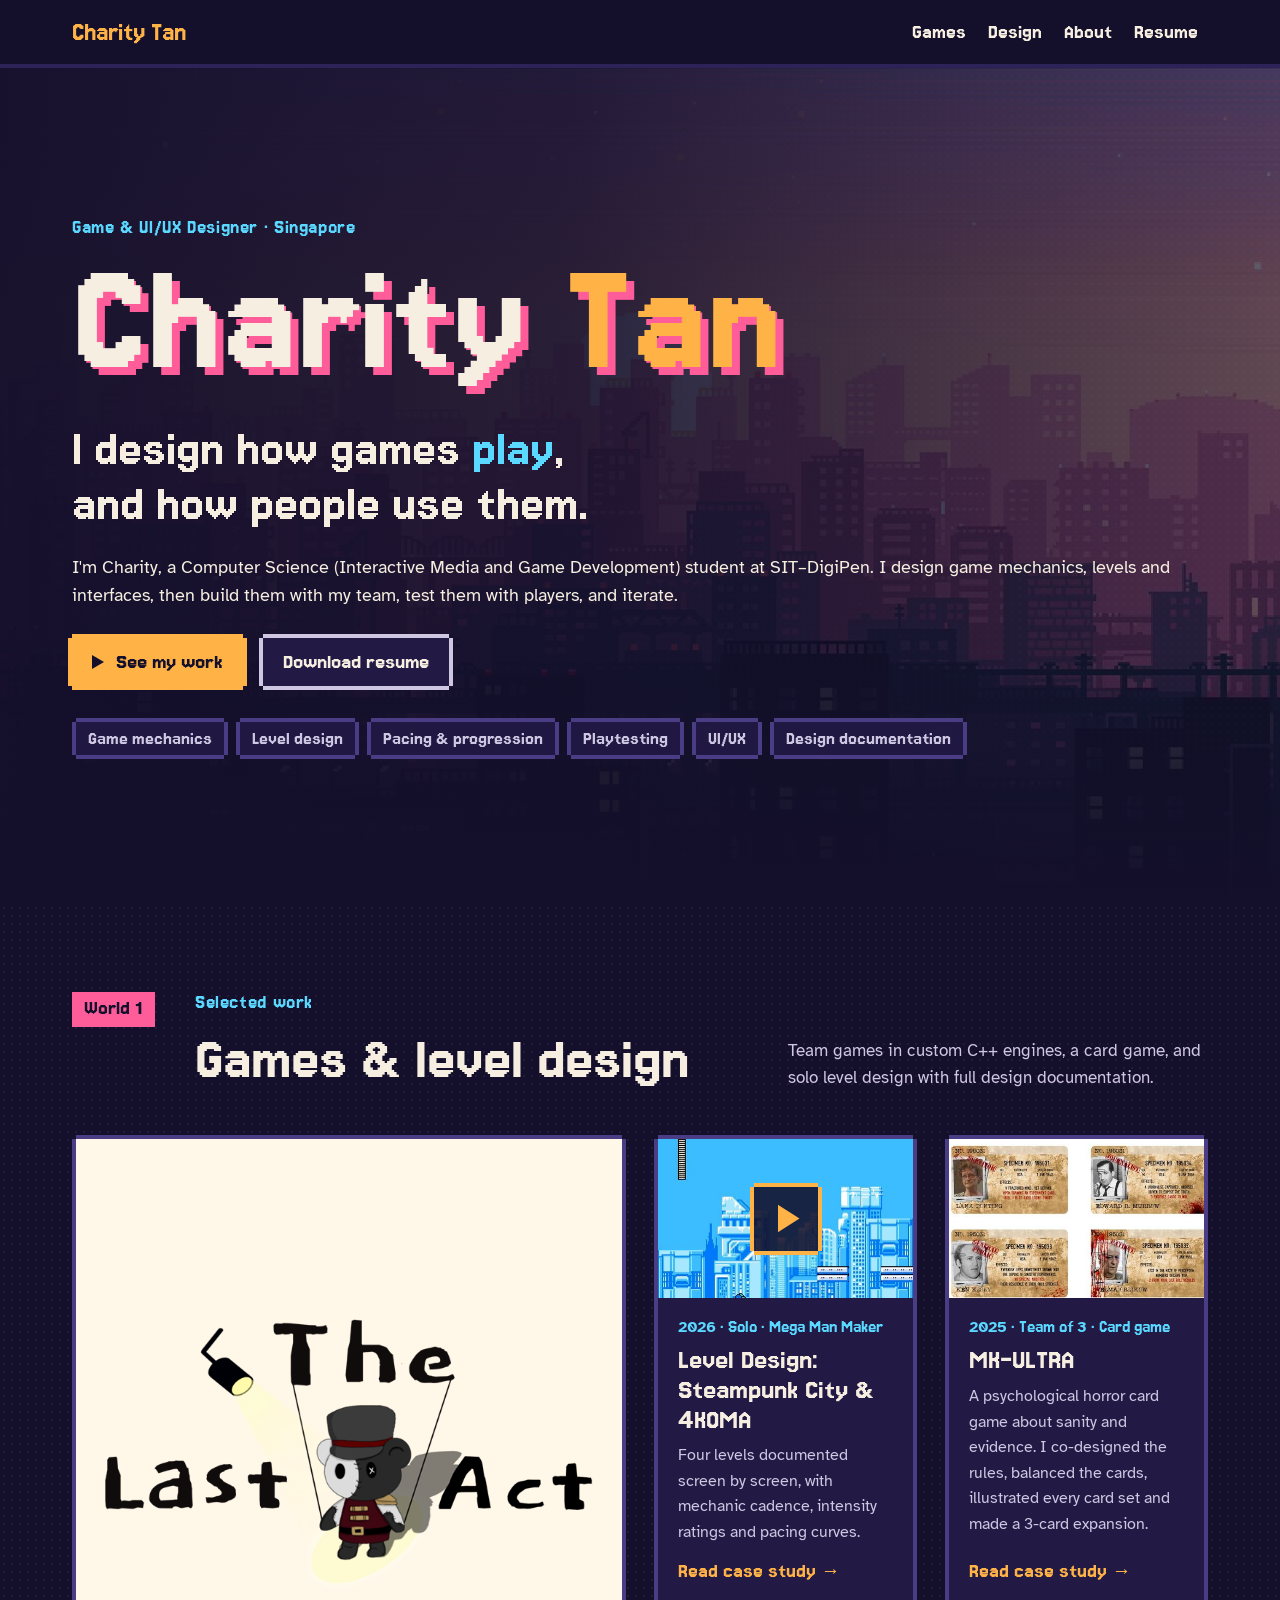
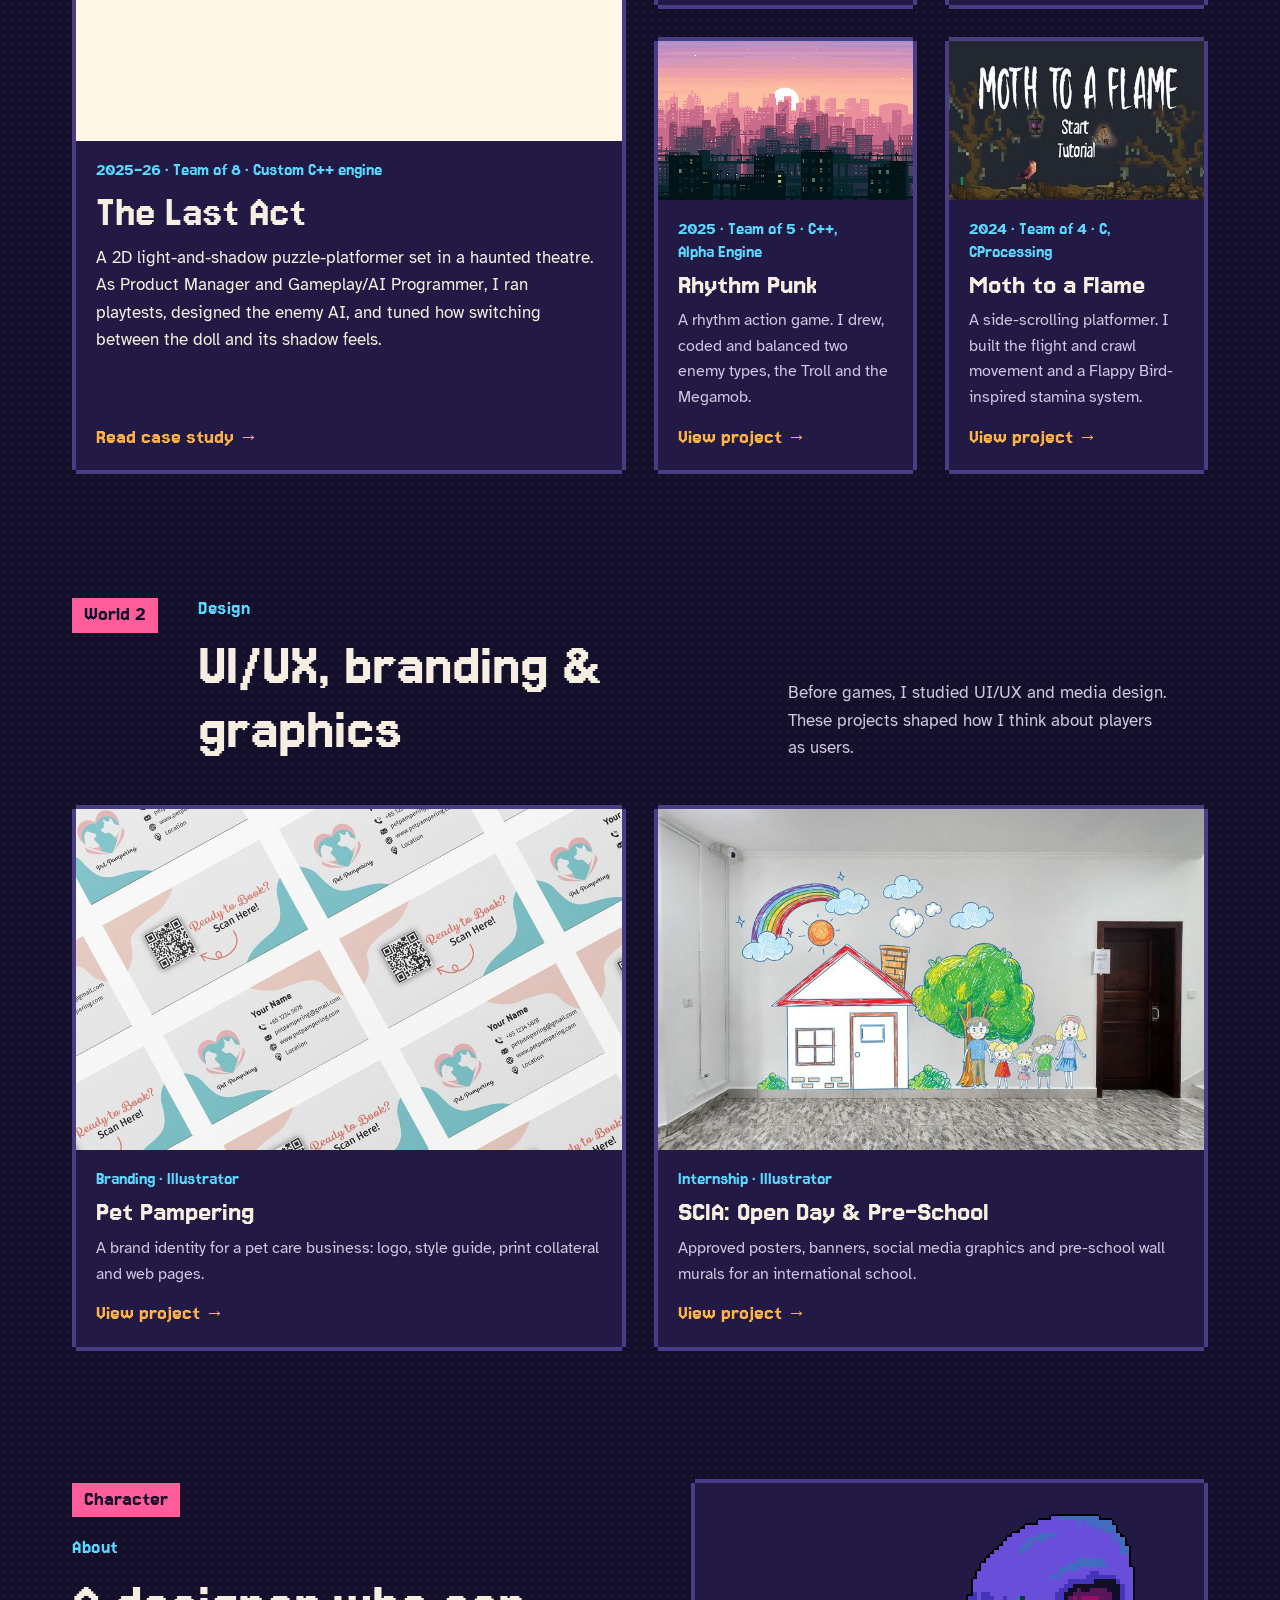
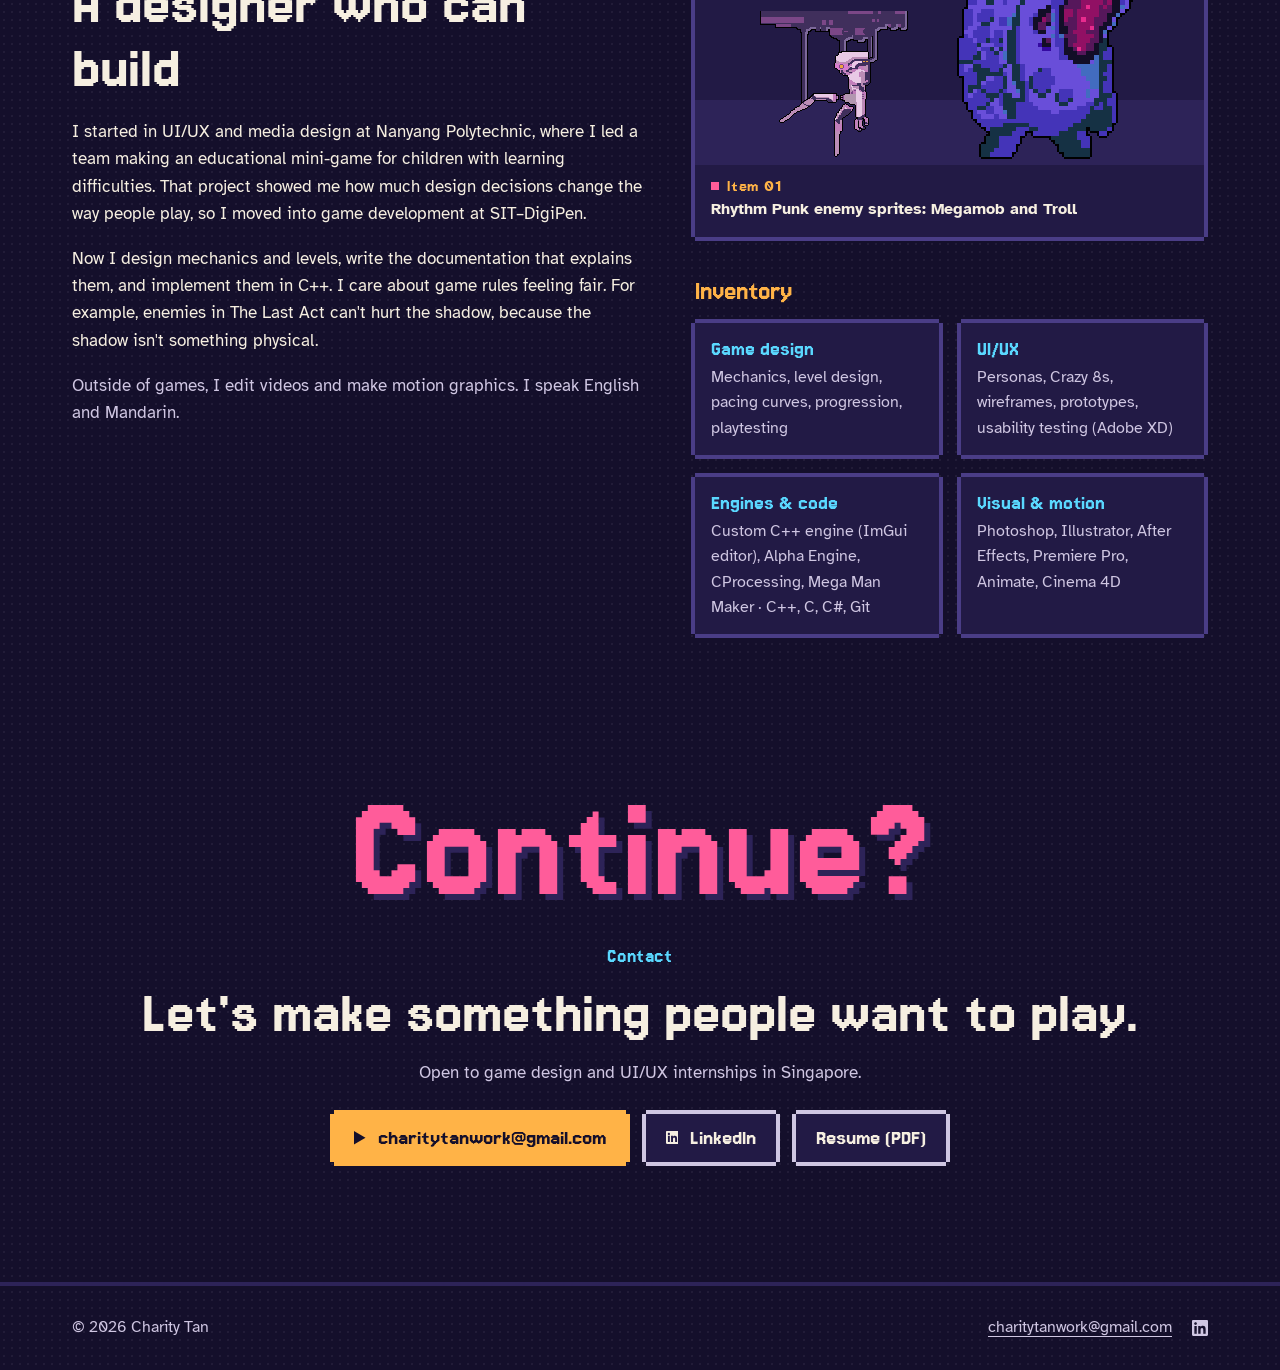
<file: index.html>
<!doctype html>
<html lang="en">
  <head>
    <meta charset="utf-8" />
    <meta name="viewport" content="width=device-width, initial-scale=1" />
    <title>Charity Tan | Game &amp; UI/UX Designer</title>
    <meta
      name="description"
      content="Charity Tan designs game mechanics, levels and interfaces. Computer Science (Interactive Media and Game Development) at SIT–DigiPen, Singapore."
    />
    <meta property="og:type" content="website" />
    <meta
      property="og:title"
      content="Charity Tan | Game &amp; UI/UX Designer"
    />
    <meta
      property="og:description"
      content="Game mechanics, level design and UI/UX work by Charity Tan."
    />
    <meta
      property="og:image"
      content="https://teaanohh.github.io/assets/og-image.jpg"
    />
    <meta property="og:url" content="https://teaanohh.github.io/" />
    <meta name="theme-color" content="#140f2b" />
    <link rel="icon" href="assets/favicon.svg" type="image/svg+xml" />
    <link rel="preconnect" href="https://fonts.googleapis.com" />
    <link rel="preconnect" href="https://fonts.gstatic.com" crossorigin />
    <link
      href="https://fonts.googleapis.com/css2?family=Atkinson+Hyperlegible:ital,wght@0,400;0,700;1,400&amp;family=Jersey+15&amp;display=swap"
      rel="stylesheet"
    />
    <link rel="stylesheet" href="css/style.css" />
    <script src="js/main.js"></script>
  </head>
  <body class="page-home">
    <a class="skip" href="#main">Skip to content</a>

    <header class="hud">
      <nav class="hud-in" aria-label="Main">
        <a class="brand" href="./">Charity Tan</a>
        <ul>
          <li><a href="#games">Games</a></li>
          <li><a href="#design">Design</a></li>
          <li class="hide-sm"><a href="#about">About</a></li>
          <li>
            <a
              href="assets/CharityTan-Resume.pdf"
              target="_blank"
              rel="noopener"
              >Resume</a
            >
          </li>
        </ul>
      </nav>
    </header>

    <main id="main">
      <section class="title-screen" aria-labelledby="hero-title">
        <div class="backdrop" aria-hidden="true">
          <img
            src="assets/rhythm/menu.jpg"
            alt=""
            width="1200"
            height="675"
            fetchpriority="high"
          />
        </div>
        <div class="wrap title-in">
          <p class="eyebrow">Game &amp; UI/UX Designer · Singapore</p>
          <p class="game-title" aria-hidden="true">
            <span>Charity</span> <span>Tan</span>
          </p>
          <h1 id="hero-title">
            <span>I design how games <em>play</em>,</span>
            <span>and how people use them.</span>
          </h1>
          <p class="lede">
            I'm Charity, a Computer Science (Interactive Media and Game
            Development) student at SIT–DigiPen. I design game mechanics, levels
            and interfaces, then build them with my team, test them with
            players, and iterate.
          </p>
          <div class="actions">
            <a class="btn start" href="#games"
              ><span class="pip" aria-hidden="true"></span>See my work</a
            >
            <a
              class="btn"
              href="assets/CharityTan-Resume.pdf"
              target="_blank"
              rel="noopener"
              >Download resume</a
            >
          </div>
          <ul class="chips" aria-label="Focus areas">
            <li>Game mechanics</li>
            <li>Level design</li>
            <li>Pacing &amp; progression</li>
            <li>Playtesting</li>
            <li>UI/UX</li>
            <li>Design documentation</li>
          </ul>
        </div>
      </section>

      <section id="games" class="world" aria-labelledby="games-title">
        <div class="wrap">
          <div class="world-head">
            <p class="world-tag" aria-hidden="true">World 1</p>
            <div>
              <p class="eyebrow">Selected work</p>
              <h2 id="games-title">Games &amp; level design</h2>
            </div>
            <p class="world-intro">
              Team games in custom C++ engines, a card game, and solo level
              design with full design documentation.
            </p>
          </div>

          <div class="tiles" data-select>
            <a
              class="tile feature"
              href="work/the-last-act.html"
              data-wipe="The Last Act"
            >
              <span class="thumb contain"
                ><img
                  src="assets/lastact/logo.png"
                  alt="The Last Act logo: a puppet bear on strings under a stage spotlight"
                  width="700"
                  height="700"
                  loading="lazy"
              /></span>
              <div class="body">
                <span class="meta"
                  >2025–26 · Team of 8 · Custom C++ engine</span
                >
                <h3 class="tile-title">The Last Act</h3>
                <p class="text">
                  A 2D light-and-shadow puzzle-platformer set in a haunted
                  theatre. As Product Manager and Gameplay/AI Programmer, I ran
                  playtests, designed the enemy AI, and tuned how switching
                  between the doll and its shadow feels.
                </p>
                <span class="more">Read case study →</span>
              </div>
            </a>

            <a
              class="tile"
              href="work/level-design.html"
              data-wipe="Level Design"
            >
              <span class="thumb"
                ><img
                  src="assets/thumbs/steampunk-1-480.jpg"
                  srcset="
                    assets/thumbs/steampunk-1-480.jpg 480w,
                    assets/video/steampunk-1.jpg      768w
                  "
                  sizes="(min-width: 1100px) 270px, (min-width: 640px) 50vw, 100vw"
                  alt="Steampunk City level built in Mega Man Maker"
                  width="768"
                  height="672"
                  loading="lazy" /><span class="play" aria-hidden="true"></span
              ></span>
              <div class="body">
                <span class="meta">2026 · Solo · Mega Man Maker</span>
                <h3 class="tile-title">
                  Level Design: Steampunk City &amp; 4KOMA
                </h3>
                <p class="text">
                  Four levels documented screen by screen, with mechanic
                  cadence, intensity ratings and pacing curves.
                </p>
                <span class="more">Read case study →</span>
              </div>
            </a>

            <a class="tile" href="work/mk-ultra.html" data-wipe="MK-ULTRA">
              <span class="thumb"
                ><img
                  src="assets/thumbs/mkultra-identity-480.jpg"
                  srcset="
                    assets/thumbs/mkultra-identity-480.jpg 480w,
                    assets/thumbs/mkultra-identity-960.jpg 960w
                  "
                  sizes="(min-width: 1100px) 270px, (min-width: 640px) 50vw, 100vw"
                  alt="Four Identity cards styled as aged specimen files"
                  width="960"
                  height="585"
                  loading="lazy"
              /></span>
              <div class="body">
                <span class="meta">2025 · Team of 3 · Card game</span>
                <h3 class="tile-title"><span class="nobr">MK-ULTRA</span></h3>
                <p class="text">
                  A psychological horror card game about sanity and evidence. I
                  co-designed the rules, balanced the cards, illustrated every
                  card set and made a 3-card expansion.
                </p>
                <span class="more">Read case study →</span>
              </div>
            </a>

            <a
              class="tile"
              href="work/rhythm-punk.html"
              data-wipe="Rhythm Punk"
            >
              <span class="thumb pixel"
                ><img
                  src="assets/rhythm/menu.jpg"
                  alt="Rhythm Punk menu screen: a pixel-art city at sunset"
                  width="1200"
                  height="675"
                  loading="lazy"
              /></span>
              <div class="body">
                <span class="meta">2025 · Team of 5 · C++, Alpha Engine</span>
                <h3 class="tile-title">Rhythm Punk</h3>
                <p class="text">
                  A rhythm action game. I drew, coded and balanced two enemy
                  types, the Troll and the Megamob.
                </p>
                <span class="more">View project →</span>
              </div>
            </a>

            <a
              class="tile"
              href="work/moth-to-a-flame.html"
              data-wipe="Moth to a Flame"
            >
              <span class="thumb"
                ><img
                  src="assets/thumbs/moth-menu-480.jpg"
                  srcset="
                    assets/thumbs/moth-menu-480.jpg 480w,
                    assets/thumbs/moth-menu-960.jpg 960w
                  "
                  sizes="(min-width: 1100px) 270px, (min-width: 640px) 50vw, 100vw"
                  alt="Moth to a Flame title screen with a lantern and a moth"
                  width="1200"
                  height="675"
                  loading="lazy"
              /></span>
              <div class="body">
                <span class="meta">2024 · Team of 4 · C, CProcessing</span>
                <h3 class="tile-title">Moth to a Flame</h3>
                <p class="text">
                  A side-scrolling platformer. I built the flight and crawl
                  movement and a Flappy Bird-inspired stamina system.
                </p>
                <span class="more">View project →</span>
              </div>
            </a>
          </div>
        </div>
      </section>

      <section id="design" class="world" aria-labelledby="design-title">
        <div class="wrap">
          <div class="world-head">
            <p class="world-tag" aria-hidden="true">World 2</p>
            <div>
              <p class="eyebrow">Design</p>
              <h2 id="design-title">UI/UX, branding &amp; graphics</h2>
            </div>
            <p class="world-intro">
              Before games, I studied UI/UX and media design. These projects
              shaped how I think about players as users.
            </p>
          </div>

          <div class="tiles two" data-select>
            <a
              class="tile"
              href="work/pet-pampering.html"
              data-wipe="Pet Pampering"
            >
              <span class="thumb"
                ><img
                  src="assets/thumbs/pet-mockup-480.jpg"
                  srcset="
                    assets/thumbs/pet-mockup-480.jpg 480w,
                    assets/thumbs/pet-mockup-960.jpg 960w
                  "
                  sizes="(min-width: 1200px) 560px, (min-width: 640px) 50vw, 100vw"
                  alt="Pet Pampering business cards"
                  width="1600"
                  height="1200"
                  loading="lazy"
              /></span>
              <div class="body">
                <span class="meta">Branding · Illustrator</span>
                <h3 class="tile-title">Pet Pampering</h3>
                <p class="text">
                  A brand identity for a pet care business: logo, style guide,
                  print collateral and web pages.
                </p>
                <span class="more">View project →</span>
              </div>
            </a>

            <a class="tile" href="work/scia.html" data-wipe="SCIA">
              <span class="thumb"
                ><img
                  src="assets/thumbs/scia-wall-l2-480.jpg"
                  srcset="
                    assets/thumbs/scia-wall-l2-480.jpg 480w,
                    assets/thumbs/scia-wall-l2-960.jpg 960w
                  "
                  sizes="(min-width: 1200px) 560px, (min-width: 640px) 50vw, 100vw"
                  alt="Pre-school wall mural mockup for SCIA"
                  width="1600"
                  height="901"
                  loading="lazy"
              /></span>
              <div class="body">
                <span class="meta">Internship · Illustrator</span>
                <h3 class="tile-title">
                  SCIA: Open Day &amp; <span class="nobr">Pre-School</span>
                </h3>
                <p class="text">
                  Approved posters, banners, social media graphics and
                  pre-school wall murals for an international school.
                </p>
                <span class="more">View project →</span>
              </div>
            </a>
          </div>
        </div>
      </section>

      <section id="about" class="character" aria-labelledby="about-title">
        <div class="wrap char-grid">
          <div class="char-copy">
            <p class="world-tag" aria-hidden="true">Character</p>
            <p class="eyebrow">About</p>
            <h2 id="about-title">A designer who can build</h2>
            <p>
              I started in UI/UX and media design at Nanyang Polytechnic, where
              I led a team making an educational mini-game for children with
              learning difficulties. That project showed me how much design
              decisions change the way people play, so I moved into game
              development at SIT–DigiPen.
            </p>
            <p>
              Now I design mechanics and levels, write the documentation that
              explains them, and implement them in C++. I care about game rules
              feeling fair. For example, enemies in The Last Act can't hurt the
              shadow, because the shadow isn't something physical.
            </p>
            <p class="muted">
              Outside of games, I edit videos and make motion graphics. I speak
              English and Mandarin.
            </p>
          </div>

          <div class="char-side">
            <figure class="party">
              <div class="party-stage">
                <div
                  class="sprite megamob-idle"
                  role="img"
                  aria-label="Megamob idle animation"
                ></div>
                <div
                  class="sprite troll-idle"
                  role="img"
                  aria-label="Troll idle animation"
                ></div>
              </div>
              <figcaption class="cap">
                <span class="cap-no" aria-hidden="true"></span>
                <span class="cap-title"
                  >Rhythm Punk enemy sprites: Megamob and Troll</span
                >
              </figcaption>
            </figure>

            <div class="inventory">
              <h3 class="inv-title">Inventory</h3>
              <ul>
                <li>
                  <strong>Game design</strong
                  ><span
                    >Mechanics, level design, pacing curves, progression,
                    playtesting</span
                  >
                </li>
                <li>
                  <strong>UI/UX</strong
                  ><span
                    >Personas, Crazy 8s, wireframes, prototypes, usability
                    testing (Adobe XD)</span
                  >
                </li>
                <li>
                  <strong>Engines &amp; code</strong
                  ><span
                    >Custom C++ engine (ImGui editor), Alpha Engine,
                    CProcessing, Mega Man Maker · C++, C, C#, Git</span
                  >
                </li>
                <li>
                  <strong>Visual &amp; motion</strong
                  ><span
                    >Photoshop, Illustrator, After Effects, Premiere Pro,
                    Animate, Cinema 4D</span
                  >
                </li>
              </ul>
            </div>
          </div>
        </div>
      </section>

      <section id="contact" class="continue" aria-labelledby="contact-title">
        <div class="wrap">
          <p class="continue-word" aria-hidden="true">Continue?</p>
          <p class="eyebrow">Contact</p>
          <h2 id="contact-title">Let's make something people want to play.</h2>
          <p class="muted">
            Open to game design and UI/UX internships in Singapore.
          </p>
          <div class="actions">
            <a class="btn start" href="mailto:charitytanwork@gmail.com"
              ><span class="pip" aria-hidden="true"></span
              >charitytanwork@gmail.com</a
            >
            <a
              class="btn"
              href="https://www.linkedin.com/in/charity-tan/"
              target="_blank"
              rel="noopener"
            >
              <svg
                class="mark"
                width="13"
                height="13"
                viewBox="0 0 24 24"
                aria-hidden="true"
              >
                <path
                  fill="currentColor"
                  fill-rule="evenodd"
                  d="M20.447 20.452h-3.554v-5.569c0-1.328-.027-3.037-1.852-3.037-1.853 0-2.136 1.445-2.136 2.939v5.667H9.351V9h3.414v1.561h.046c.477-.9 1.637-1.85 3.37-1.85 3.601 0 4.267 2.37 4.267 5.455v6.286zM5.337 7.433c-1.144 0-2.063-.926-2.063-2.065 0-1.138.92-2.063 2.063-2.063 1.14 0 2.064.925 2.064 2.063 0 1.139-.925 2.065-2.064 2.065zm1.782 13.019H3.555V9h3.564v11.452zM22.225 0H1.771C.792 0 0 .774 0 1.729v20.542C0 23.227.792 24 1.771 24h20.451C23.2 24 24 23.227 24 22.271V1.729C24 .774 23.2 0 22.222 0h.003z"
                />
              </svg>
              LinkedIn
            </a>
            <a
              class="btn"
              href="assets/CharityTan-Resume.pdf"
              target="_blank"
              rel="noopener"
              >Resume (PDF)</a
            >
          </div>
        </div>
      </section>
    </main>

    <footer class="foot">
      <div class="wrap">
        <span>© <span id="year">2026</span> Charity Tan</span>
        <span class="foot-links">
          <a href="mailto:charitytanwork@gmail.com">charitytanwork@gmail.com</a>
          <a
            class="foot-mark"
            href="https://www.linkedin.com/in/charity-tan/"
            target="_blank"
            rel="noopener"
            aria-label="Charity Tan on LinkedIn"
          >
            <svg
              class="mark"
              width="16"
              height="16"
              viewBox="0 0 24 24"
              aria-hidden="true"
            >
              <path
                fill="currentColor"
                fill-rule="evenodd"
                d="M20.447 20.452h-3.554v-5.569c0-1.328-.027-3.037-1.852-3.037-1.853 0-2.136 1.445-2.136 2.939v5.667H9.351V9h3.414v1.561h.046c.477-.9 1.637-1.85 3.37-1.85 3.601 0 4.267 2.37 4.267 5.455v6.286zM5.337 7.433c-1.144 0-2.063-.926-2.063-2.065 0-1.138.92-2.063 2.063-2.063 1.14 0 2.064.925 2.064 2.063 0 1.139-.925 2.065-2.064 2.065zm1.782 13.019H3.555V9h3.564v11.452zM22.225 0H1.771C.792 0 0 .774 0 1.729v20.542C0 23.227.792 24 1.771 24h20.451C23.2 24 24 23.227 24 22.271V1.729C24 .774 23.2 0 22.222 0h.003z"
              />
            </svg>
          </a>
        </span>
      </div>
    </footer>
  </body>
</html>
</file>
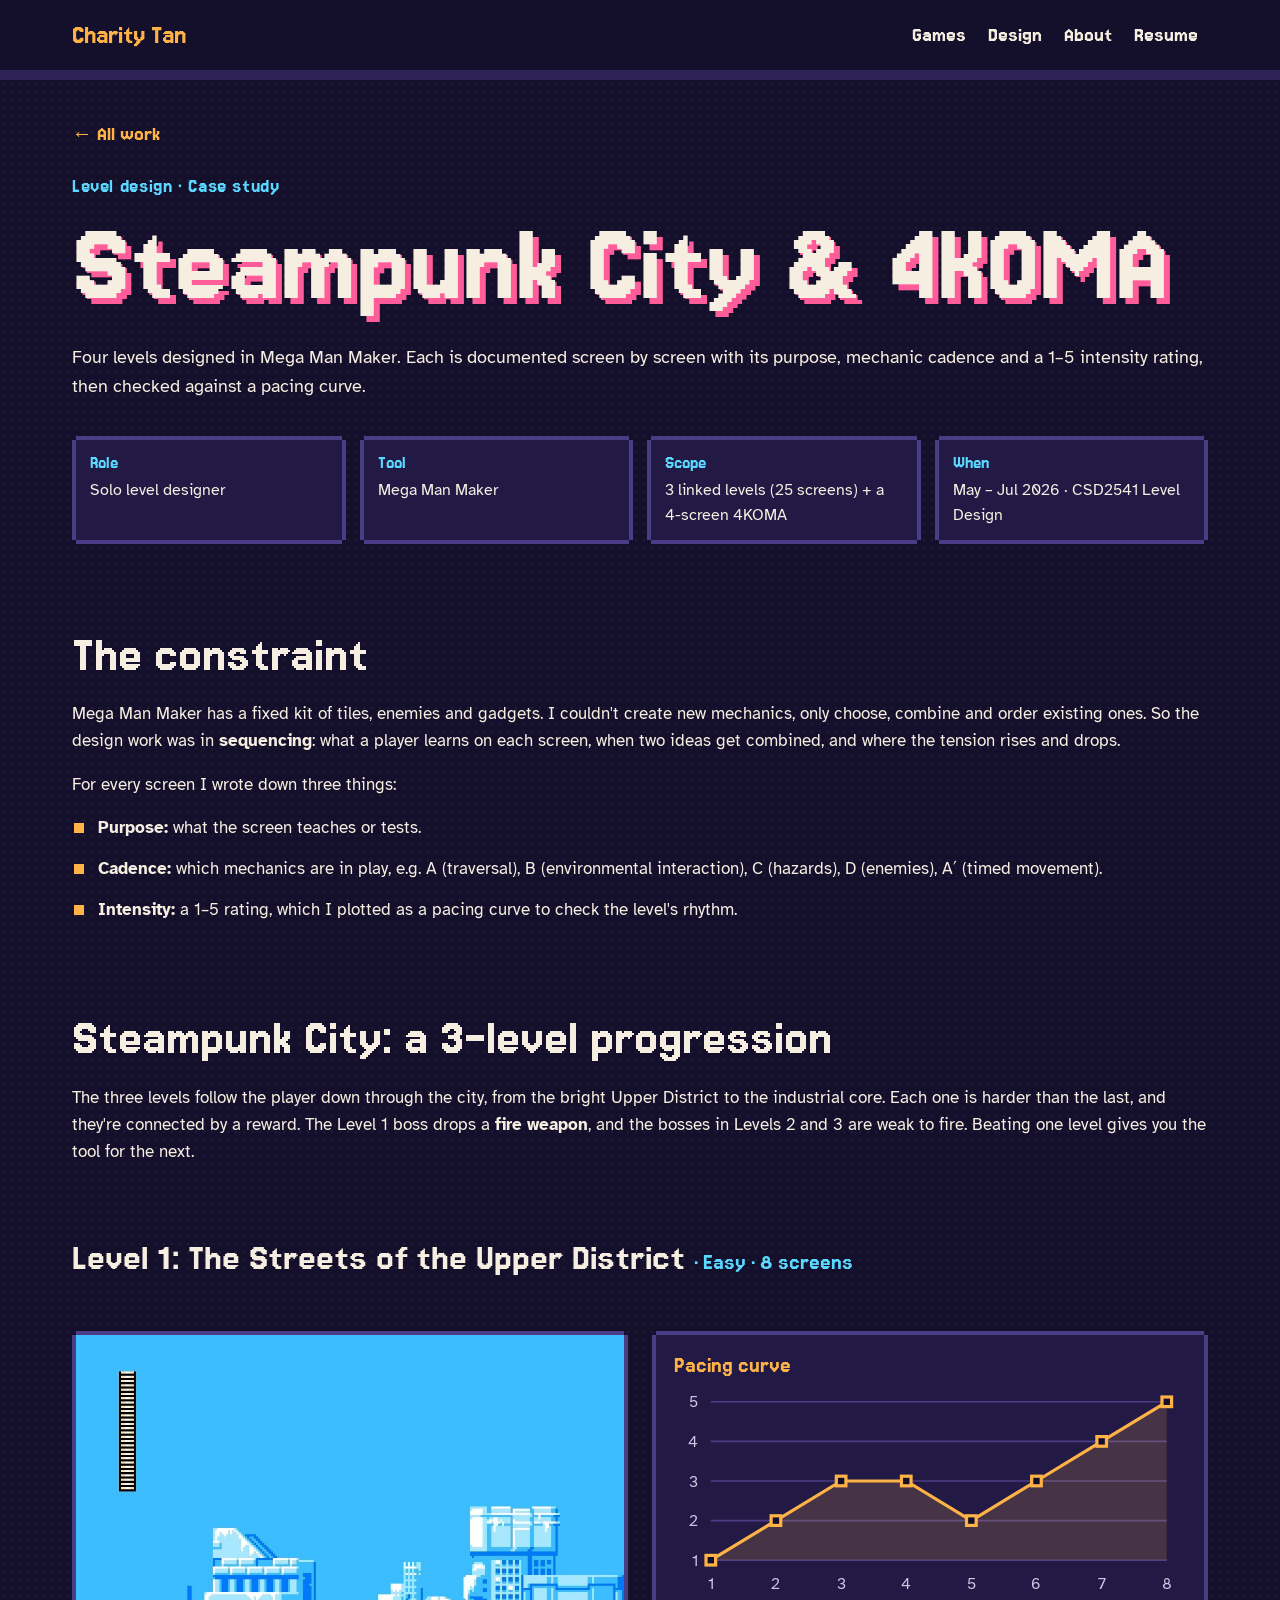
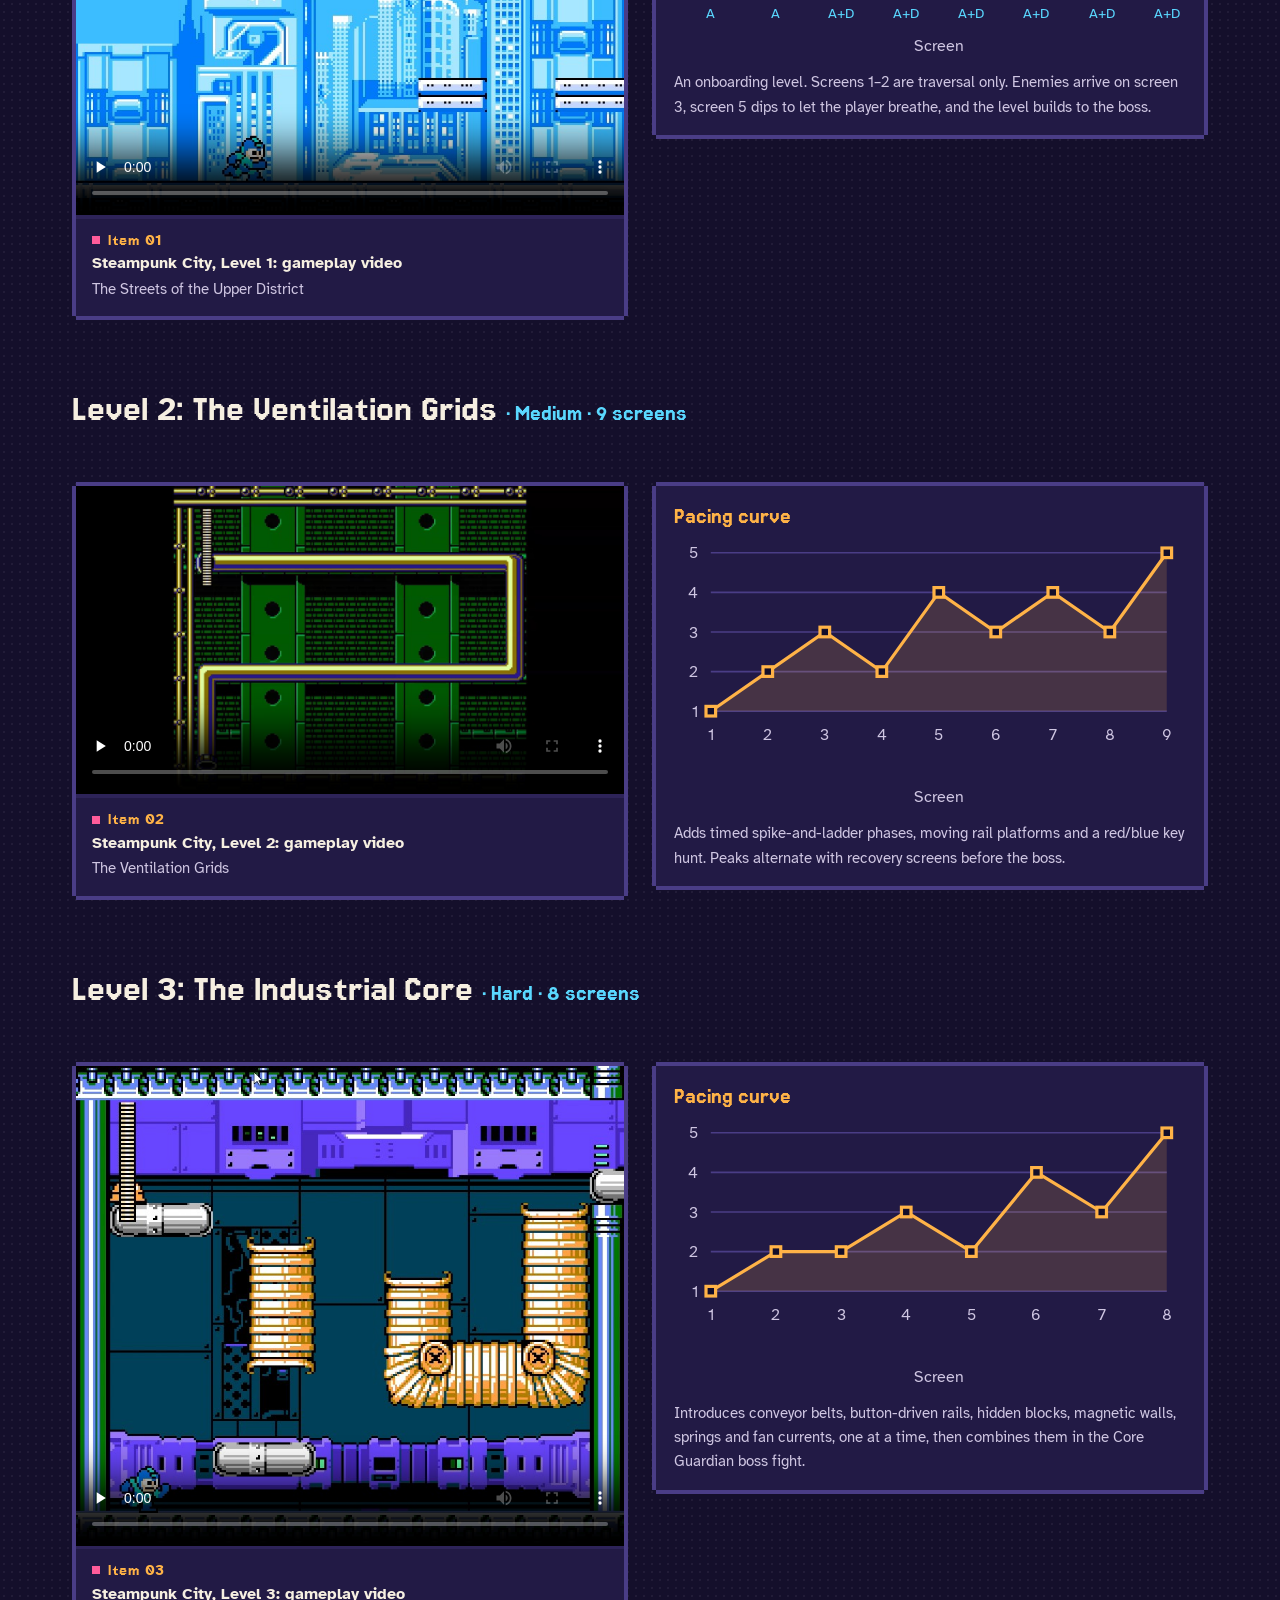
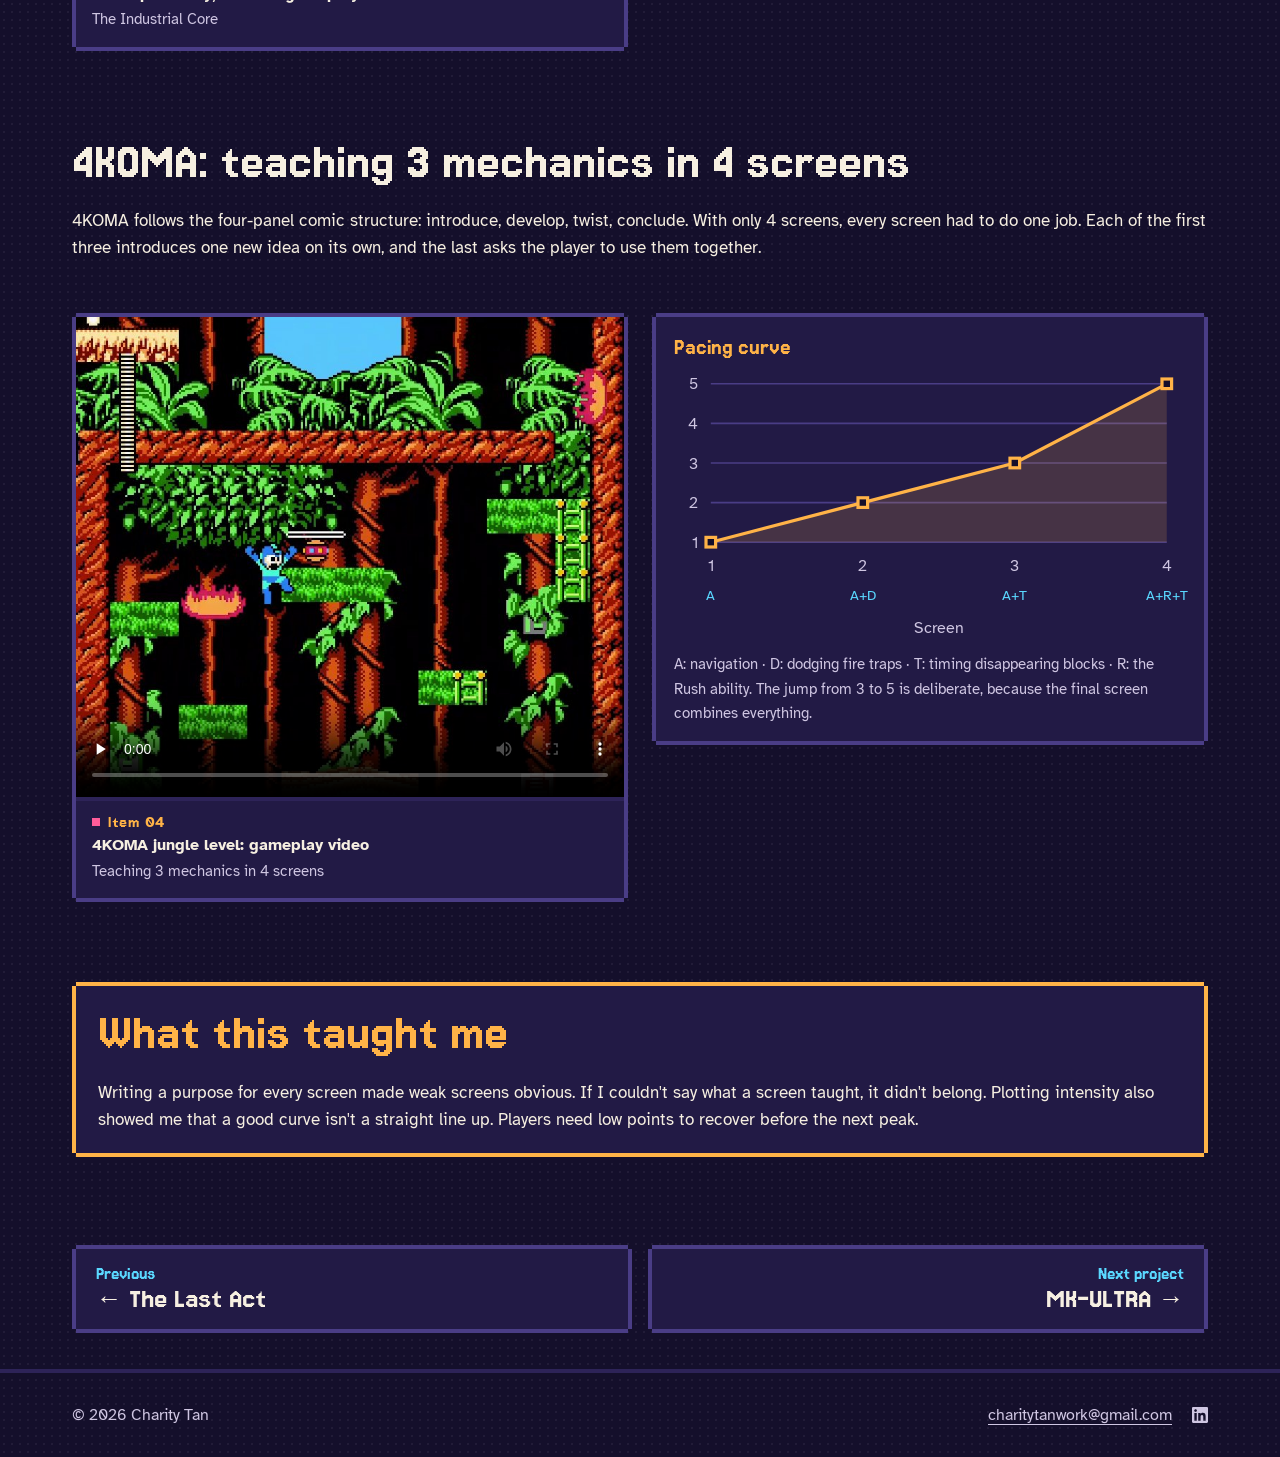
<file: work/level-design.html>
<!doctype html>
<html lang="en">
  <head>
    <meta charset="utf-8" />
    <meta name="viewport" content="width=device-width, initial-scale=1" />
    <title>Level Design: Steampunk City &amp; 4KOMA | Charity Tan</title>
    <meta
      name="description"
      content="Case study: four Mega Man Maker levels by Charity Tan, documented screen by screen with mechanic cadence, intensity ratings and pacing curves."
    />
    <meta property="og:type" content="article" />
    <meta
      property="og:title"
      content="Level Design: Steampunk City &amp; 4KOMA | Charity Tan"
    />
    <meta
      property="og:description"
      content="Case study: four Mega Man Maker levels by Charity Tan, documented screen by screen with mechanic cadence, intensity ratings and pacing curves."
    />
    <meta
      property="og:image"
      content="https://teaanohh.github.io/assets/video/steampunk-1.jpg"
    />
    <meta
      property="og:url"
      content="https://teaanohh.github.io/work/level-design.html"
    />
    <meta name="theme-color" content="#140f2b" />
    <link rel="icon" href="../assets/favicon.svg" type="image/svg+xml" />
    <link rel="preconnect" href="https://fonts.googleapis.com" />
    <link rel="preconnect" href="https://fonts.gstatic.com" crossorigin />
    <link
      href="https://fonts.googleapis.com/css2?family=Atkinson+Hyperlegible:ital,wght@0,400;0,700;1,400&amp;family=Jersey+15&amp;display=swap"
      rel="stylesheet"
    />
    <link rel="stylesheet" href="../css/style.css" />
    <script src="../js/main.js"></script>
  </head>
  <body class="page-case">
    <a class="skip" href="#main">Skip to content</a>
    <header class="hud">
      <nav class="hud-in" aria-label="Main">
        <a class="brand" href="../" data-wipe="All work">Charity Tan</a>
        <ul>
          <li><a href="../#games" data-wipe="All work">Games</a></li>
          <li><a href="../#design" data-wipe="All work">Design</a></li>
          <li class="hide-sm">
            <a href="../#about" data-wipe="All work">About</a>
          </li>
          <li>
            <a
              href="../assets/CharityTan-Resume.pdf"
              target="_blank"
              rel="noopener"
              >Resume</a
            >
          </li>
        </ul>
      </nav>
      <div class="progress" aria-hidden="true"></div>
    </header>
    <main id="main" class="wrap case">
      <header class="case-hero">
        <a class="back" href="../#games" data-wipe="All work">← All work</a>
        <p class="eyebrow">Level design · Case study</p>
        <h1>Steampunk City &amp; 4KOMA</h1>
        <p class="lede">
          Four levels designed in Mega Man Maker. Each is documented screen by
          screen with its purpose, mechanic cadence and a 1–5 intensity rating,
          then checked against a pacing curve.
        </p>
        <dl class="facts">
          <div>
            <dt>Role</dt>
            <dd>Solo level designer</dd>
          </div>
          <div>
            <dt>Tool</dt>
            <dd>Mega Man Maker</dd>
          </div>
          <div>
            <dt>Scope</dt>
            <dd>3 linked levels (25 screens) + a 4-screen 4KOMA</dd>
          </div>
          <div>
            <dt>When</dt>
            <dd>May – Jul 2026 · CSD2541 Level Design</dd>
          </div>
        </dl>
      </header>

      <section class="briefing" aria-labelledby="constraint-title">
        <h2 id="constraint-title">The constraint</h2>
        <p>
          Mega Man Maker has a fixed kit of tiles, enemies and gadgets. I
          couldn't create new mechanics, only choose, combine and order existing
          ones. So the design work was in <strong>sequencing</strong>: what a
          player learns on each screen, when two ideas get combined, and where
          the tension rises and drops.
        </p>
        <p>For every screen I wrote down three things:</p>
        <ul class="bullets">
          <li><strong>Purpose:</strong> what the screen teaches or tests.</li>
          <li>
            <strong>Cadence:</strong> which mechanics are in play, e.g. A
            (traversal), B (environmental interaction), C (hazards), D
            (enemies), A′ (timed movement).
          </li>
          <li>
            <strong>Intensity:</strong> a 1–5 rating, which I plotted as a
            pacing curve to check the level's rhythm.
          </li>
        </ul>
      </section>

      <section aria-labelledby="steampunk-title">
        <div class="briefing">
          <h2 id="steampunk-title">
            Steampunk City: a <span class="nobr">3-level</span> progression
          </h2>
          <p>
            The three levels follow the player down through the city, from the
            bright Upper District to the industrial core. Each one is harder
            than the last, and they're connected by a reward. The Level 1 boss
            drops a <strong>fire weapon</strong>, and the bosses in Levels 2 and
            3 are weak to fire. Beating one level gives you the tool for the
            next.
          </p>
        </div>

        <h3 class="level-head">
          Level 1: The Streets of the Upper District
          <span class="meta">· Easy · 8 screens</span>
        </h3>
        <div class="two-up">
          <figure class="media">
            <video
              controls
              preload="none"
              playsinline
              width="768"
              height="672"
              poster="../assets/video/steampunk-1.jpg"
            >
              <source src="../assets/video/steampunk-1.mp4" type="video/mp4" />
            </video>
            <figcaption class="cap">
              <span class="cap-no" aria-hidden="true"></span>
              <span class="cap-title"
                >Steampunk City, Level 1: gameplay video</span
              >
              <span class="cap-line">The Streets of the Upper District</span>
            </figcaption>
          </figure>
          <div class="chart">
            <p class="chart-title">Pacing curve</p>
            <svg
              class="pacing"
              viewBox="0 0 640 334"
              role="img"
              aria-label="Level 1 intensity by screen: 1, 2, 3, 3, 2, 3, 4, 5"
            >
              <line class="grid-line" x1="46" x2="616" y1="214" y2="214" />
              <text class="axis-label" x="30" y="221" text-anchor="end">1</text>
              <line class="grid-line" x1="46" x2="616" y1="164.5" y2="164.5" />
              <text class="axis-label" x="30" y="171.5" text-anchor="end">
                2
              </text>
              <line class="grid-line" x1="46" x2="616" y1="115" y2="115" />
              <text class="axis-label" x="30" y="122" text-anchor="end">3</text>
              <line class="grid-line" x1="46" x2="616" y1="65.5" y2="65.5" />
              <text class="axis-label" x="30" y="72.5" text-anchor="end">
                4
              </text>
              <line class="grid-line" x1="46" x2="616" y1="16" y2="16" />
              <text class="axis-label" x="30" y="23" text-anchor="end">5</text>
              <polygon
                class="area"
                points="46,214 46,214 127.4,164.5 208.9,115 290.3,115 371.7,164.5 453.1,115 534.6,65.5 616,16 616,214"
              />
              <polyline
                class="curve"
                points="46,214 127.4,164.5 208.9,115 290.3,115 371.7,164.5 453.1,115 534.6,65.5 616,16"
              />
              <rect class="dot" x="40" y="208" width="12" height="12" />
              <text class="axis-label" x="46" y="250" text-anchor="middle">
                1
              </text>
              <text class="tag" x="46" y="286" text-anchor="middle">A</text>
              <rect class="dot" x="121.4" y="158.5" width="12" height="12" />
              <text class="axis-label" x="127.4" y="250" text-anchor="middle">
                2
              </text>
              <text class="tag" x="127.4" y="286" text-anchor="middle">A</text>
              <rect class="dot" x="202.9" y="109" width="12" height="12" />
              <text class="axis-label" x="208.9" y="250" text-anchor="middle">
                3
              </text>
              <text class="tag" x="208.9" y="286" text-anchor="middle">
                A+D
              </text>
              <rect class="dot" x="284.3" y="109" width="12" height="12" />
              <text class="axis-label" x="290.3" y="250" text-anchor="middle">
                4
              </text>
              <text class="tag" x="290.3" y="286" text-anchor="middle">
                A+D
              </text>
              <rect class="dot" x="365.7" y="158.5" width="12" height="12" />
              <text class="axis-label" x="371.7" y="250" text-anchor="middle">
                5
              </text>
              <text class="tag" x="371.7" y="286" text-anchor="middle">
                A+D
              </text>
              <rect class="dot" x="447.1" y="109" width="12" height="12" />
              <text class="axis-label" x="453.1" y="250" text-anchor="middle">
                6
              </text>
              <text class="tag" x="453.1" y="286" text-anchor="middle">
                A+D
              </text>
              <rect class="dot" x="528.6" y="59.5" width="12" height="12" />
              <text class="axis-label" x="534.6" y="250" text-anchor="middle">
                7
              </text>
              <text class="tag" x="534.6" y="286" text-anchor="middle">
                A+D
              </text>
              <rect class="dot" x="610" y="10" width="12" height="12" />
              <text class="axis-label" x="616" y="250" text-anchor="middle">
                8
              </text>
              <text class="tag" x="616" y="286" text-anchor="middle">A+D</text>
              <text class="axis-label" x="331" y="328" text-anchor="middle">
                Screen
              </text>
            </svg>
            <p class="note">
              An onboarding level. Screens 1–2 are traversal only. Enemies
              arrive on screen 3, screen 5 dips to let the player breathe, and
              the level builds to the boss.
            </p>
          </div>
        </div>

        <h3 class="level-head">
          Level 2: The Ventilation Grids
          <span class="meta">· Medium · 9 screens</span>
        </h3>
        <div class="two-up">
          <figure class="media">
            <video
              controls
              preload="none"
              playsinline
              width="1280"
              height="720"
              poster="../assets/video/steampunk-2.jpg"
            >
              <source src="../assets/video/steampunk-2.mp4" type="video/mp4" />
            </video>
            <figcaption class="cap">
              <span class="cap-no" aria-hidden="true"></span>
              <span class="cap-title"
                >Steampunk City, Level 2: gameplay video</span
              >
              <span class="cap-line">The Ventilation Grids</span>
            </figcaption>
          </figure>
          <div class="chart">
            <p class="chart-title">Pacing curve</p>
            <svg
              class="pacing"
              viewBox="0 0 640 334"
              role="img"
              aria-label="Level 2 intensity by screen: 1, 2, 3, 2, 4, 3, 4, 3, 5"
            >
              <line class="grid-line" x1="46" x2="616" y1="214" y2="214" />
              <text class="axis-label" x="30" y="221" text-anchor="end">1</text>
              <line class="grid-line" x1="46" x2="616" y1="164.5" y2="164.5" />
              <text class="axis-label" x="30" y="171.5" text-anchor="end">
                2
              </text>
              <line class="grid-line" x1="46" x2="616" y1="115" y2="115" />
              <text class="axis-label" x="30" y="122" text-anchor="end">3</text>
              <line class="grid-line" x1="46" x2="616" y1="65.5" y2="65.5" />
              <text class="axis-label" x="30" y="72.5" text-anchor="end">
                4
              </text>
              <line class="grid-line" x1="46" x2="616" y1="16" y2="16" />
              <text class="axis-label" x="30" y="23" text-anchor="end">5</text>
              <polygon
                class="area"
                points="46,214 46,214 117.2,164.5 188.5,115 259.8,164.5 331,65.5 402.2,115 473.5,65.5 544.8,115 616,16 616,214"
              />
              <polyline
                class="curve"
                points="46,214 117.2,164.5 188.5,115 259.8,164.5 331,65.5 402.2,115 473.5,65.5 544.8,115 616,16"
              />
              <rect class="dot" x="40" y="208" width="12" height="12" />
              <text class="axis-label" x="46" y="250" text-anchor="middle">
                1
              </text>
              <rect class="dot" x="111.2" y="158.5" width="12" height="12" />
              <text class="axis-label" x="117.2" y="250" text-anchor="middle">
                2
              </text>
              <rect class="dot" x="182.5" y="109" width="12" height="12" />
              <text class="axis-label" x="188.5" y="250" text-anchor="middle">
                3
              </text>
              <rect class="dot" x="253.8" y="158.5" width="12" height="12" />
              <text class="axis-label" x="259.8" y="250" text-anchor="middle">
                4
              </text>
              <rect class="dot" x="325" y="59.5" width="12" height="12" />
              <text class="axis-label" x="331" y="250" text-anchor="middle">
                5
              </text>
              <rect class="dot" x="396.2" y="109" width="12" height="12" />
              <text class="axis-label" x="402.2" y="250" text-anchor="middle">
                6
              </text>
              <rect class="dot" x="467.5" y="59.5" width="12" height="12" />
              <text class="axis-label" x="473.5" y="250" text-anchor="middle">
                7
              </text>
              <rect class="dot" x="538.8" y="109" width="12" height="12" />
              <text class="axis-label" x="544.8" y="250" text-anchor="middle">
                8
              </text>
              <rect class="dot" x="610" y="10" width="12" height="12" />
              <text class="axis-label" x="616" y="250" text-anchor="middle">
                9
              </text>
              <text class="axis-label" x="331" y="328" text-anchor="middle">
                Screen
              </text>
            </svg>
            <p class="note">
              Adds timed spike-and-ladder phases, moving rail platforms and a
              red/blue key hunt. Peaks alternate with recovery screens before
              the boss.
            </p>
          </div>
        </div>

        <h3 class="level-head">
          Level 3: The Industrial Core
          <span class="meta">· Hard · 8 screens</span>
        </h3>
        <div class="two-up">
          <figure class="media">
            <video
              controls
              preload="none"
              playsinline
              width="768"
              height="672"
              poster="../assets/video/steampunk-3.jpg"
            >
              <source src="../assets/video/steampunk-3.mp4" type="video/mp4" />
            </video>
            <figcaption class="cap">
              <span class="cap-no" aria-hidden="true"></span>
              <span class="cap-title"
                >Steampunk City, Level 3: gameplay video</span
              >
              <span class="cap-line">The Industrial Core</span>
            </figcaption>
          </figure>
          <div class="chart">
            <p class="chart-title">Pacing curve</p>
            <svg
              class="pacing"
              viewBox="0 0 640 334"
              role="img"
              aria-label="Level 3 intensity by screen: 1, 2, 2, 3, 2, 4, 3, 5"
            >
              <line class="grid-line" x1="46" x2="616" y1="214" y2="214" />
              <text class="axis-label" x="30" y="221" text-anchor="end">1</text>
              <line class="grid-line" x1="46" x2="616" y1="164.5" y2="164.5" />
              <text class="axis-label" x="30" y="171.5" text-anchor="end">
                2
              </text>
              <line class="grid-line" x1="46" x2="616" y1="115" y2="115" />
              <text class="axis-label" x="30" y="122" text-anchor="end">3</text>
              <line class="grid-line" x1="46" x2="616" y1="65.5" y2="65.5" />
              <text class="axis-label" x="30" y="72.5" text-anchor="end">
                4
              </text>
              <line class="grid-line" x1="46" x2="616" y1="16" y2="16" />
              <text class="axis-label" x="30" y="23" text-anchor="end">5</text>
              <polygon
                class="area"
                points="46,214 46,214 127.4,164.5 208.9,164.5 290.3,115 371.7,164.5 453.1,65.5 534.6,115 616,16 616,214"
              />
              <polyline
                class="curve"
                points="46,214 127.4,164.5 208.9,164.5 290.3,115 371.7,164.5 453.1,65.5 534.6,115 616,16"
              />
              <rect class="dot" x="40" y="208" width="12" height="12" />
              <text class="axis-label" x="46" y="250" text-anchor="middle">
                1
              </text>
              <rect class="dot" x="121.4" y="158.5" width="12" height="12" />
              <text class="axis-label" x="127.4" y="250" text-anchor="middle">
                2
              </text>
              <rect class="dot" x="202.9" y="158.5" width="12" height="12" />
              <text class="axis-label" x="208.9" y="250" text-anchor="middle">
                3
              </text>
              <rect class="dot" x="284.3" y="109" width="12" height="12" />
              <text class="axis-label" x="290.3" y="250" text-anchor="middle">
                4
              </text>
              <rect class="dot" x="365.7" y="158.5" width="12" height="12" />
              <text class="axis-label" x="371.7" y="250" text-anchor="middle">
                5
              </text>
              <rect class="dot" x="447.1" y="59.5" width="12" height="12" />
              <text class="axis-label" x="453.1" y="250" text-anchor="middle">
                6
              </text>
              <rect class="dot" x="528.6" y="109" width="12" height="12" />
              <text class="axis-label" x="534.6" y="250" text-anchor="middle">
                7
              </text>
              <rect class="dot" x="610" y="10" width="12" height="12" />
              <text class="axis-label" x="616" y="250" text-anchor="middle">
                8
              </text>
              <text class="axis-label" x="331" y="328" text-anchor="middle">
                Screen
              </text>
            </svg>
            <p class="note">
              Introduces conveyor belts, button-driven rails, hidden blocks,
              magnetic walls, springs and fan currents, one at a time, then
              combines them in the Core Guardian boss fight.
            </p>
          </div>
        </div>
      </section>

      <section aria-labelledby="koma-title">
        <div class="briefing">
          <h2 id="koma-title">4KOMA: teaching 3 mechanics in 4 screens</h2>
          <p>
            4KOMA follows the four-panel comic structure: introduce, develop,
            twist, conclude. With only 4 screens, every screen had to do one
            job. Each of the first three introduces one new idea on its own, and
            the last asks the player to use them together.
          </p>
        </div>
        <div class="two-up">
          <figure class="media">
            <video
              controls
              preload="none"
              playsinline
              width="768"
              height="672"
              poster="../assets/video/4koma.jpg"
            >
              <source src="../assets/video/4koma.mp4" type="video/mp4" />
            </video>
            <figcaption class="cap">
              <span class="cap-no" aria-hidden="true"></span>
              <span class="cap-title">4KOMA jungle level: gameplay video</span>
              <span class="cap-line">Teaching 3 mechanics in 4 screens</span>
            </figcaption>
          </figure>
          <div class="chart">
            <p class="chart-title">Pacing curve</p>
            <svg
              class="pacing"
              viewBox="0 0 640 334"
              role="img"
              aria-label="4KOMA intensity by screen: 1, 2, 3, 5"
            >
              <line class="grid-line" x1="46" x2="616" y1="214" y2="214" />
              <text class="axis-label" x="30" y="221" text-anchor="end">1</text>
              <line class="grid-line" x1="46" x2="616" y1="164.5" y2="164.5" />
              <text class="axis-label" x="30" y="171.5" text-anchor="end">
                2
              </text>
              <line class="grid-line" x1="46" x2="616" y1="115" y2="115" />
              <text class="axis-label" x="30" y="122" text-anchor="end">3</text>
              <line class="grid-line" x1="46" x2="616" y1="65.5" y2="65.5" />
              <text class="axis-label" x="30" y="72.5" text-anchor="end">
                4
              </text>
              <line class="grid-line" x1="46" x2="616" y1="16" y2="16" />
              <text class="axis-label" x="30" y="23" text-anchor="end">5</text>
              <polygon
                class="area"
                points="46,214 46,214 236,164.5 426,115 616,16 616,214"
              />
              <polyline
                class="curve"
                points="46,214 236,164.5 426,115 616,16"
              />
              <rect class="dot" x="40" y="208" width="12" height="12" />
              <text class="axis-label" x="46" y="250" text-anchor="middle">
                1
              </text>
              <text class="tag" x="46" y="286" text-anchor="middle">A</text>
              <rect class="dot" x="230" y="158.5" width="12" height="12" />
              <text class="axis-label" x="236" y="250" text-anchor="middle">
                2
              </text>
              <text class="tag" x="236" y="286" text-anchor="middle">A+D</text>
              <rect class="dot" x="420" y="109" width="12" height="12" />
              <text class="axis-label" x="426" y="250" text-anchor="middle">
                3
              </text>
              <text class="tag" x="426" y="286" text-anchor="middle">A+T</text>
              <rect class="dot" x="610" y="10" width="12" height="12" />
              <text class="axis-label" x="616" y="250" text-anchor="middle">
                4
              </text>
              <text class="tag" x="616" y="286" text-anchor="middle">
                A+R+T
              </text>
              <text class="axis-label" x="331" y="328" text-anchor="middle">
                Screen
              </text>
            </svg>
            <p class="note">
              A: navigation · D: dodging fire traps · T: timing disappearing
              blocks · R: the Rush ability. The jump from 3 to 5 is deliberate,
              because the final screen combines everything.
            </p>
          </div>
        </div>
      </section>

      <section class="briefing learned" aria-labelledby="taught-title">
        <h2 class="learned-title" id="taught-title">What this taught me</h2>
        <p>
          Writing a purpose for every screen made weak screens obvious. If I
          couldn't say what a screen taught, it didn't belong. Plotting
          intensity also showed me that a good curve isn't a straight line up.
          Players need low points to recover before the next peak.
        </p>
      </section>

      <nav class="next" aria-label="More projects">
        <a href="the-last-act.html" data-wipe="The Last Act"
          ><small>Previous</small><strong>← The Last Act</strong></a
        >
        <a class="right" href="mk-ultra.html" data-wipe="MK-ULTRA"
          ><small>Next project</small><strong>MK-ULTRA →</strong></a
        >
      </nav>
    </main>
    <footer class="foot">
      <div class="wrap">
        <span>© <span id="year">2026</span> Charity Tan</span>
        <span class="foot-links">
          <a href="mailto:charitytanwork@gmail.com">charitytanwork@gmail.com</a>
          <a
            class="foot-mark"
            href="https://www.linkedin.com/in/charity-tan/"
            target="_blank"
            rel="noopener"
            aria-label="Charity Tan on LinkedIn"
          >
            <svg
              class="mark"
              width="16"
              height="16"
              viewBox="0 0 24 24"
              aria-hidden="true"
            >
              <path
                fill="currentColor"
                fill-rule="evenodd"
                d="M20.447 20.452h-3.554v-5.569c0-1.328-.027-3.037-1.852-3.037-1.853 0-2.136 1.445-2.136 2.939v5.667H9.351V9h3.414v1.561h.046c.477-.9 1.637-1.85 3.37-1.85 3.601 0 4.267 2.37 4.267 5.455v6.286zM5.337 7.433c-1.144 0-2.063-.926-2.063-2.065 0-1.138.92-2.063 2.063-2.063 1.14 0 2.064.925 2.064 2.063 0 1.139-.925 2.065-2.064 2.065zm1.782 13.019H3.555V9h3.564v11.452zM22.225 0H1.771C.792 0 0 .774 0 1.729v20.542C0 23.227.792 24 1.771 24h20.451C23.2 24 24 23.227 24 22.271V1.729C24 .774 23.2 0 22.222 0h.003z"
              />
            </svg>
          </a>
        </span>
      </div>
    </footer>
  </body>
</html>
</file>
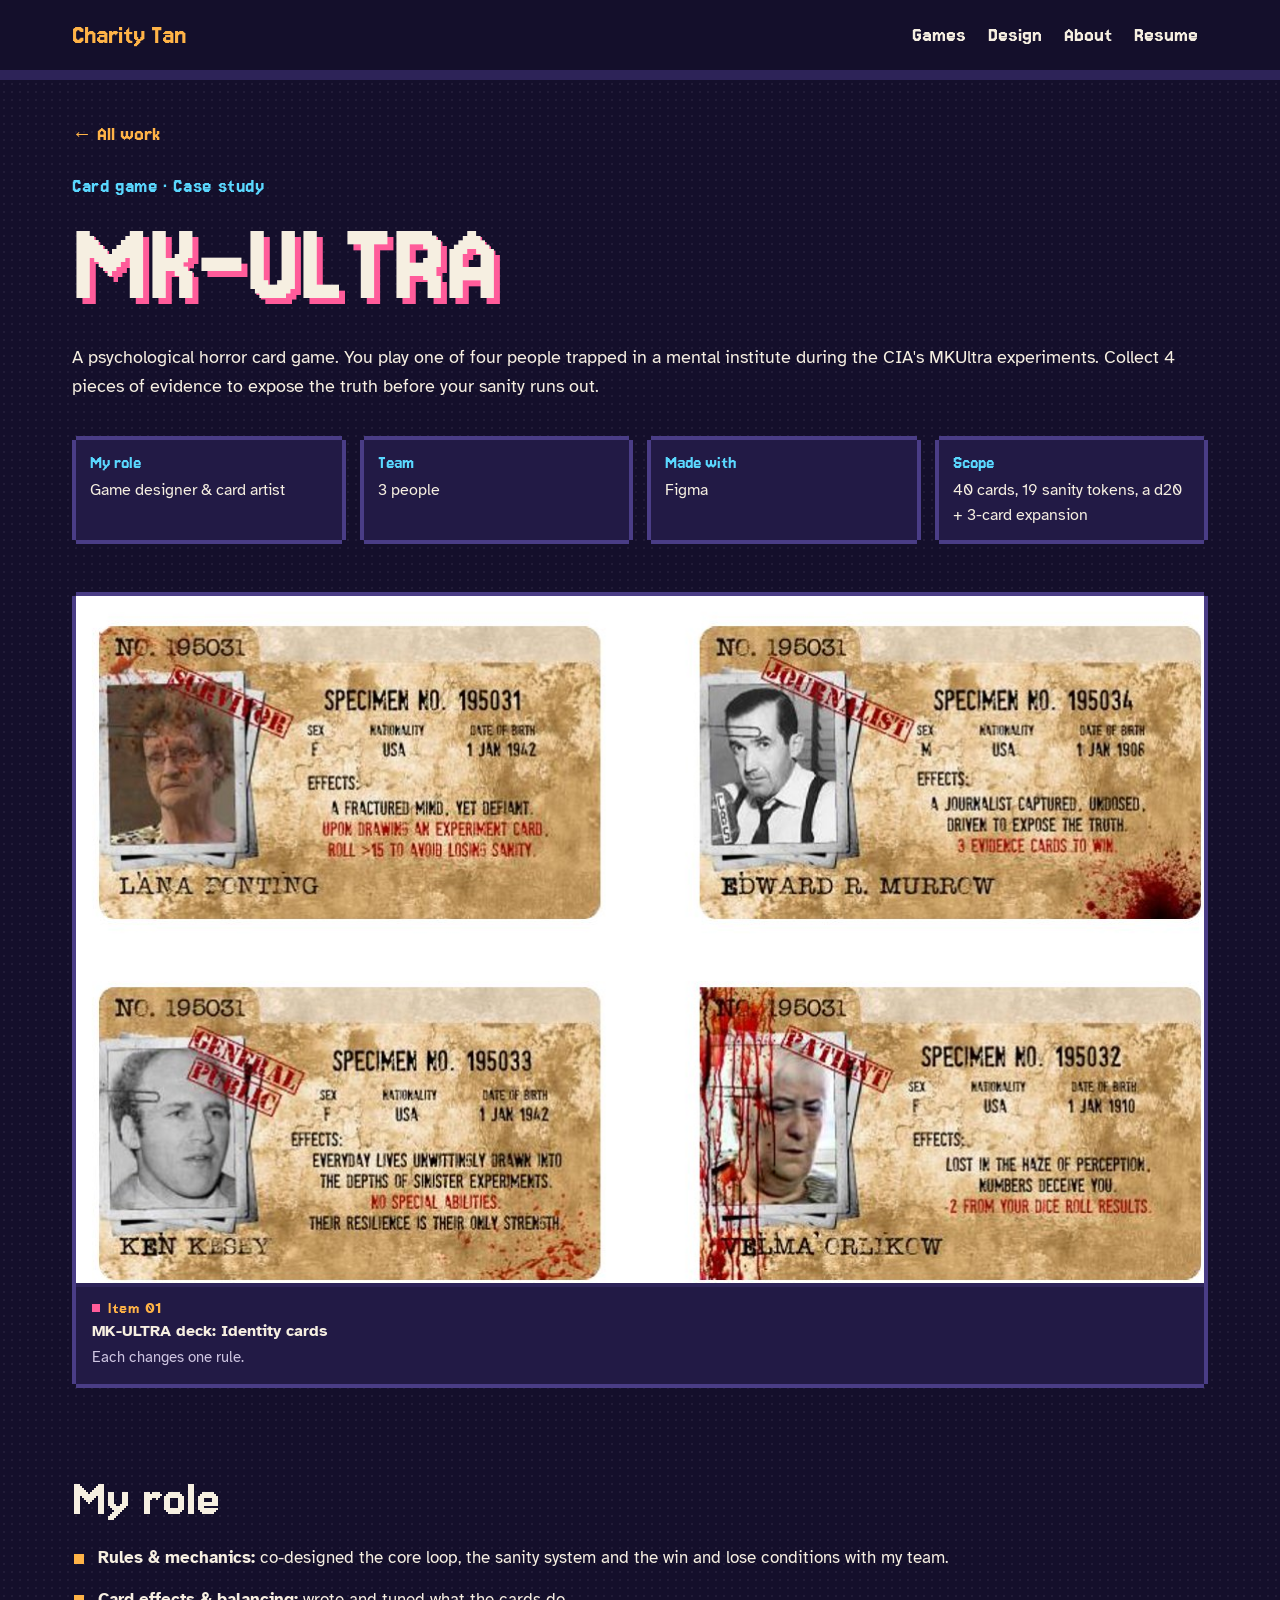
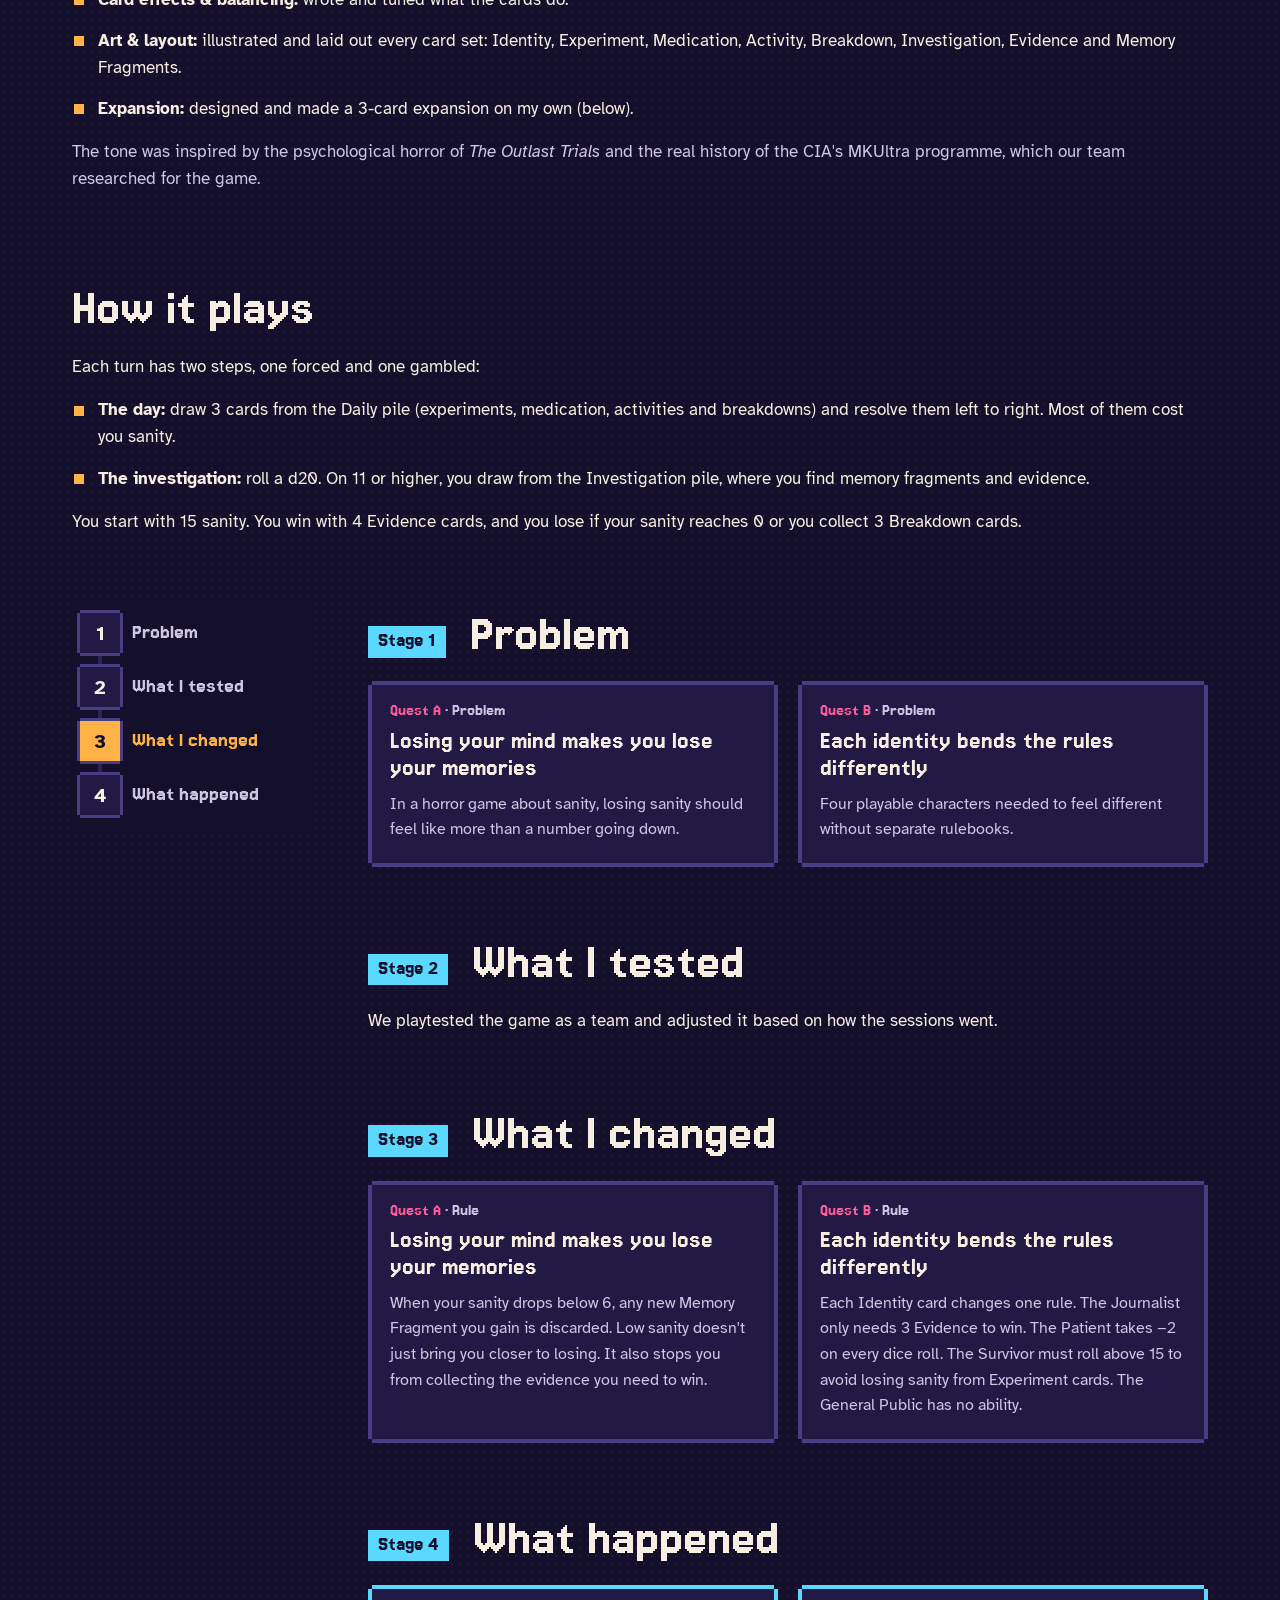
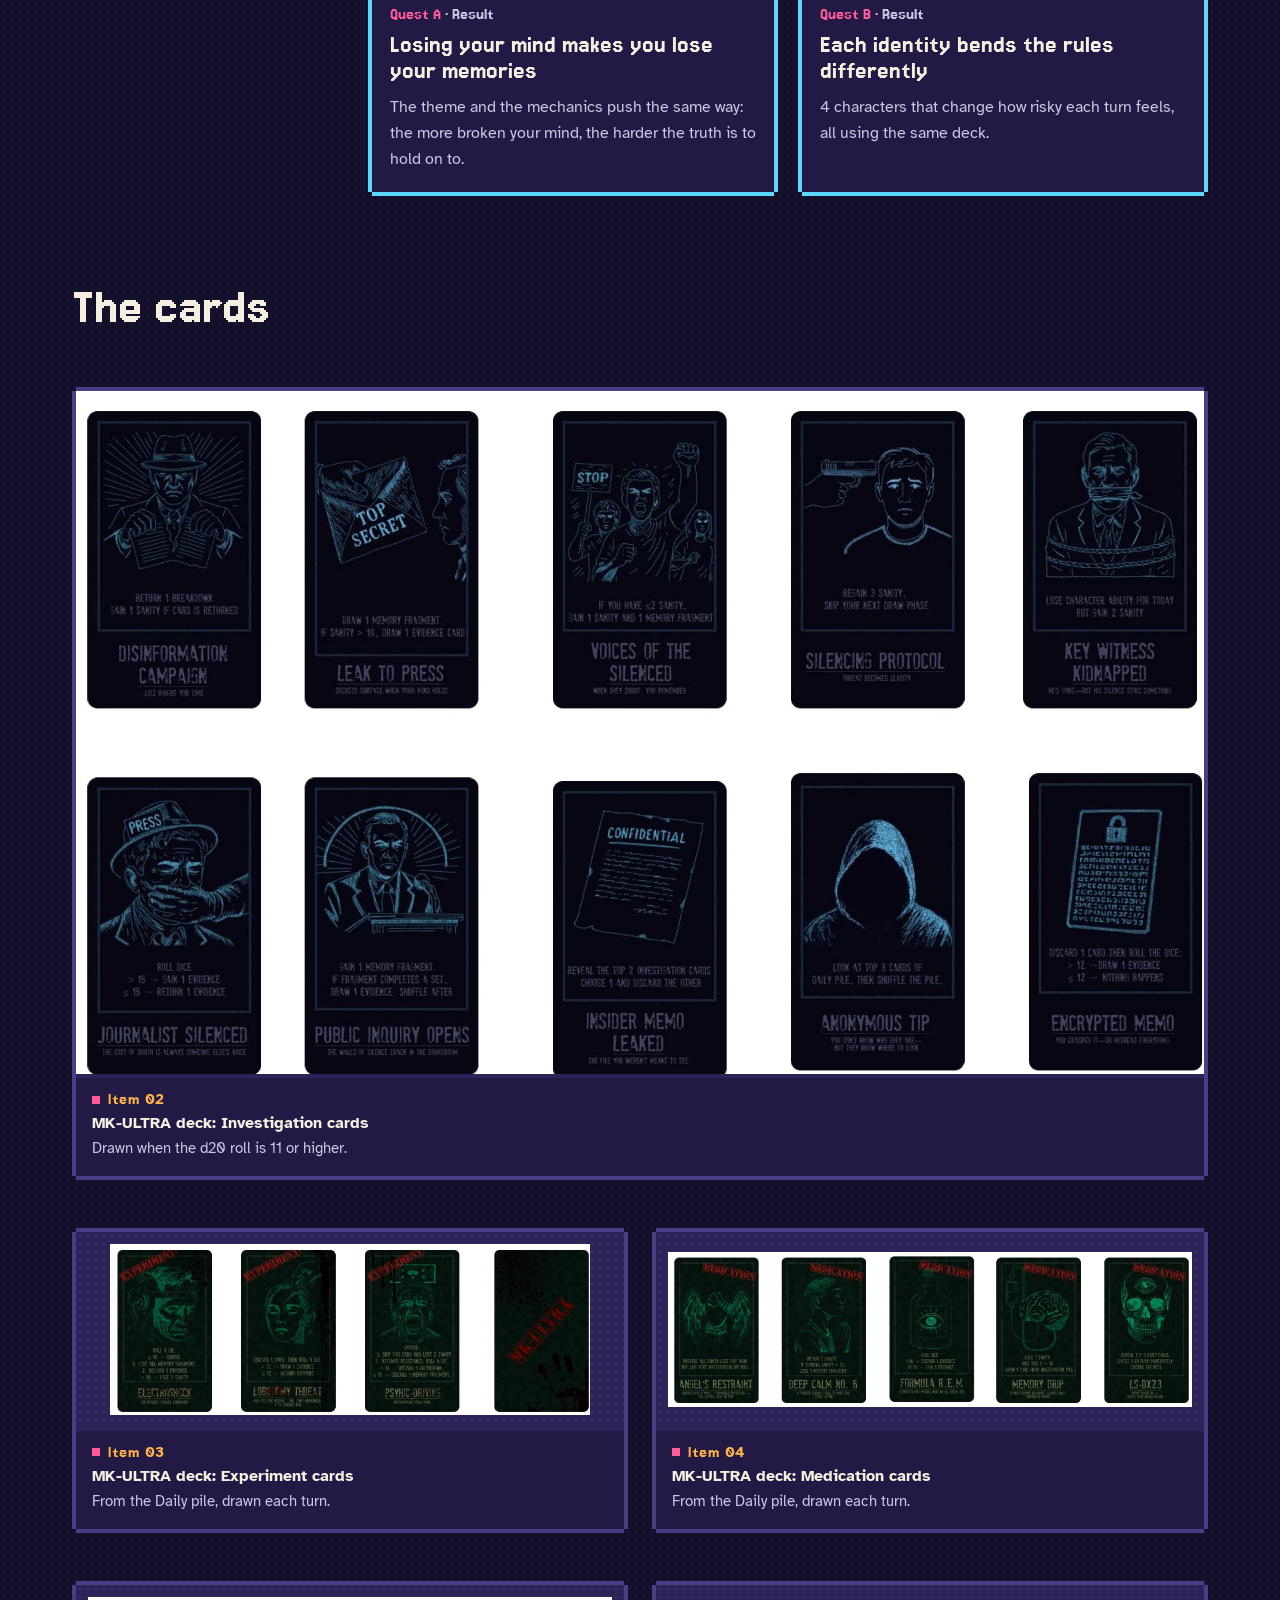
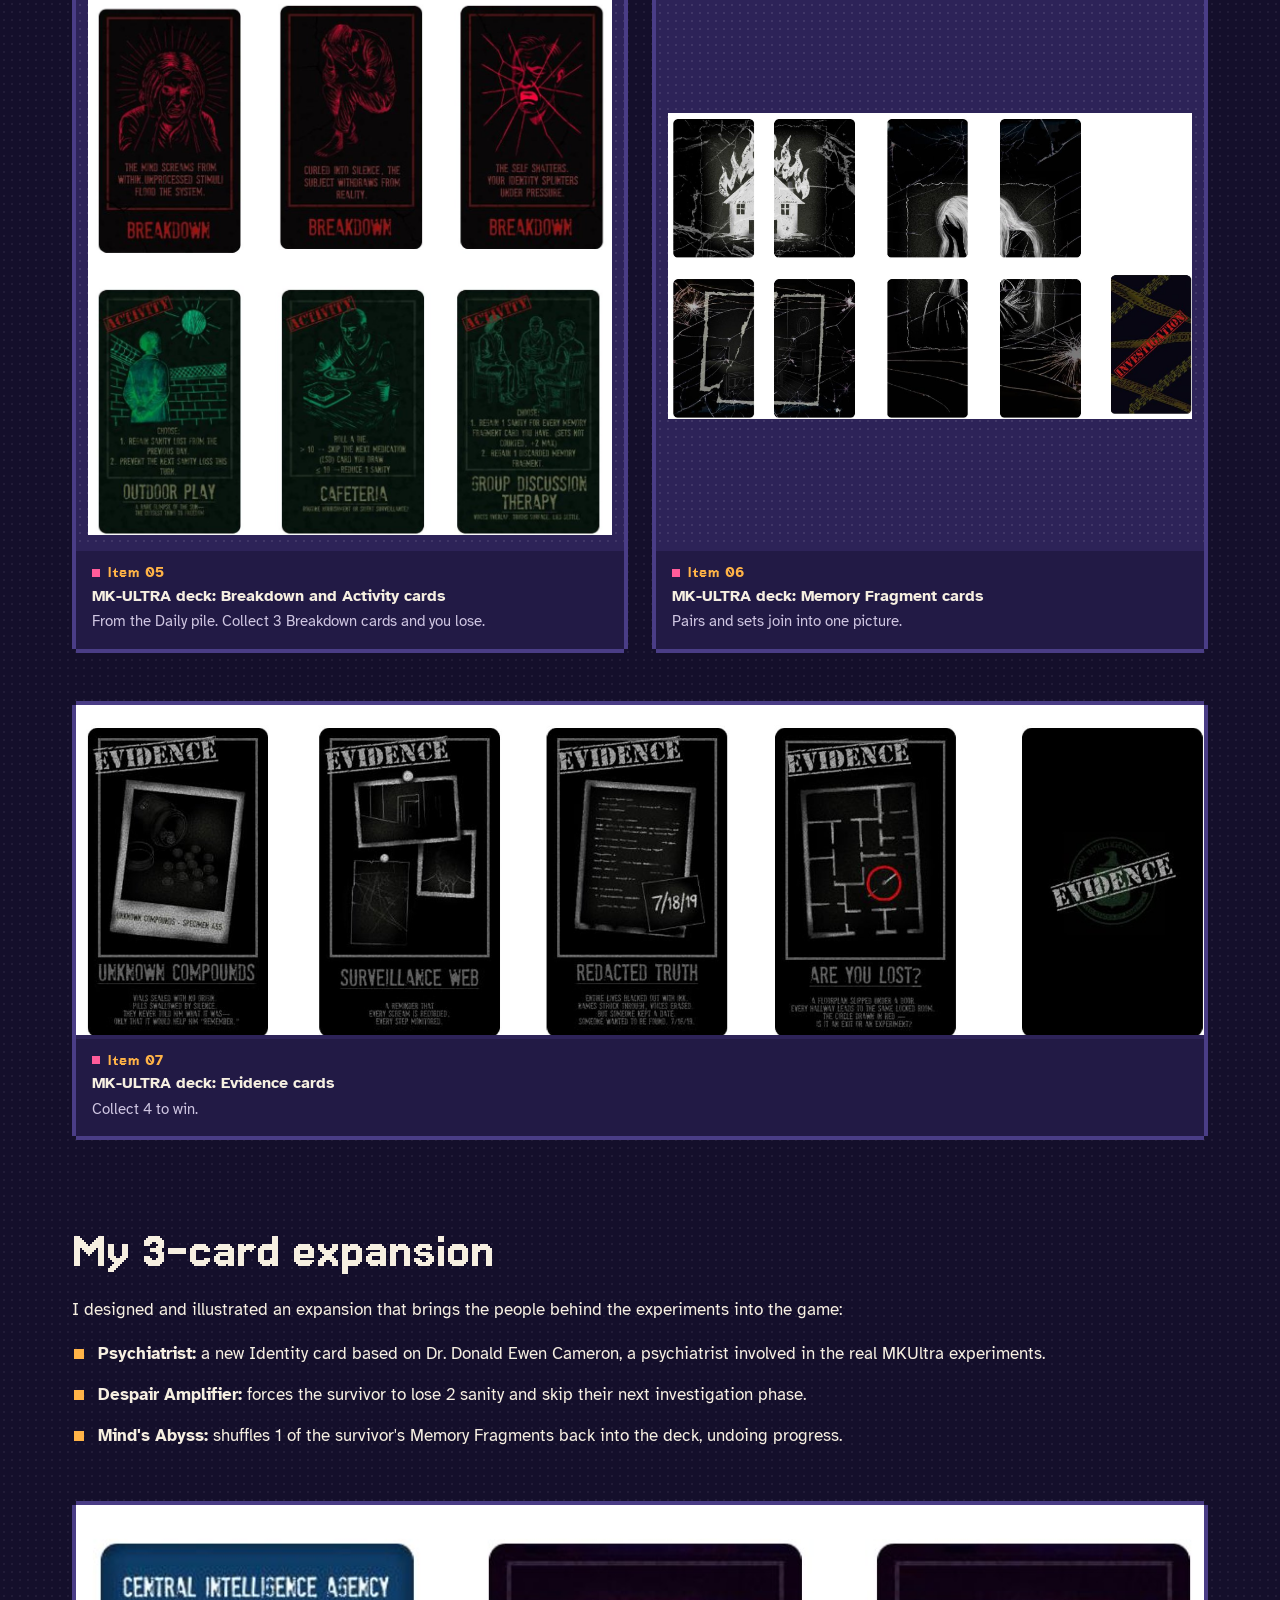
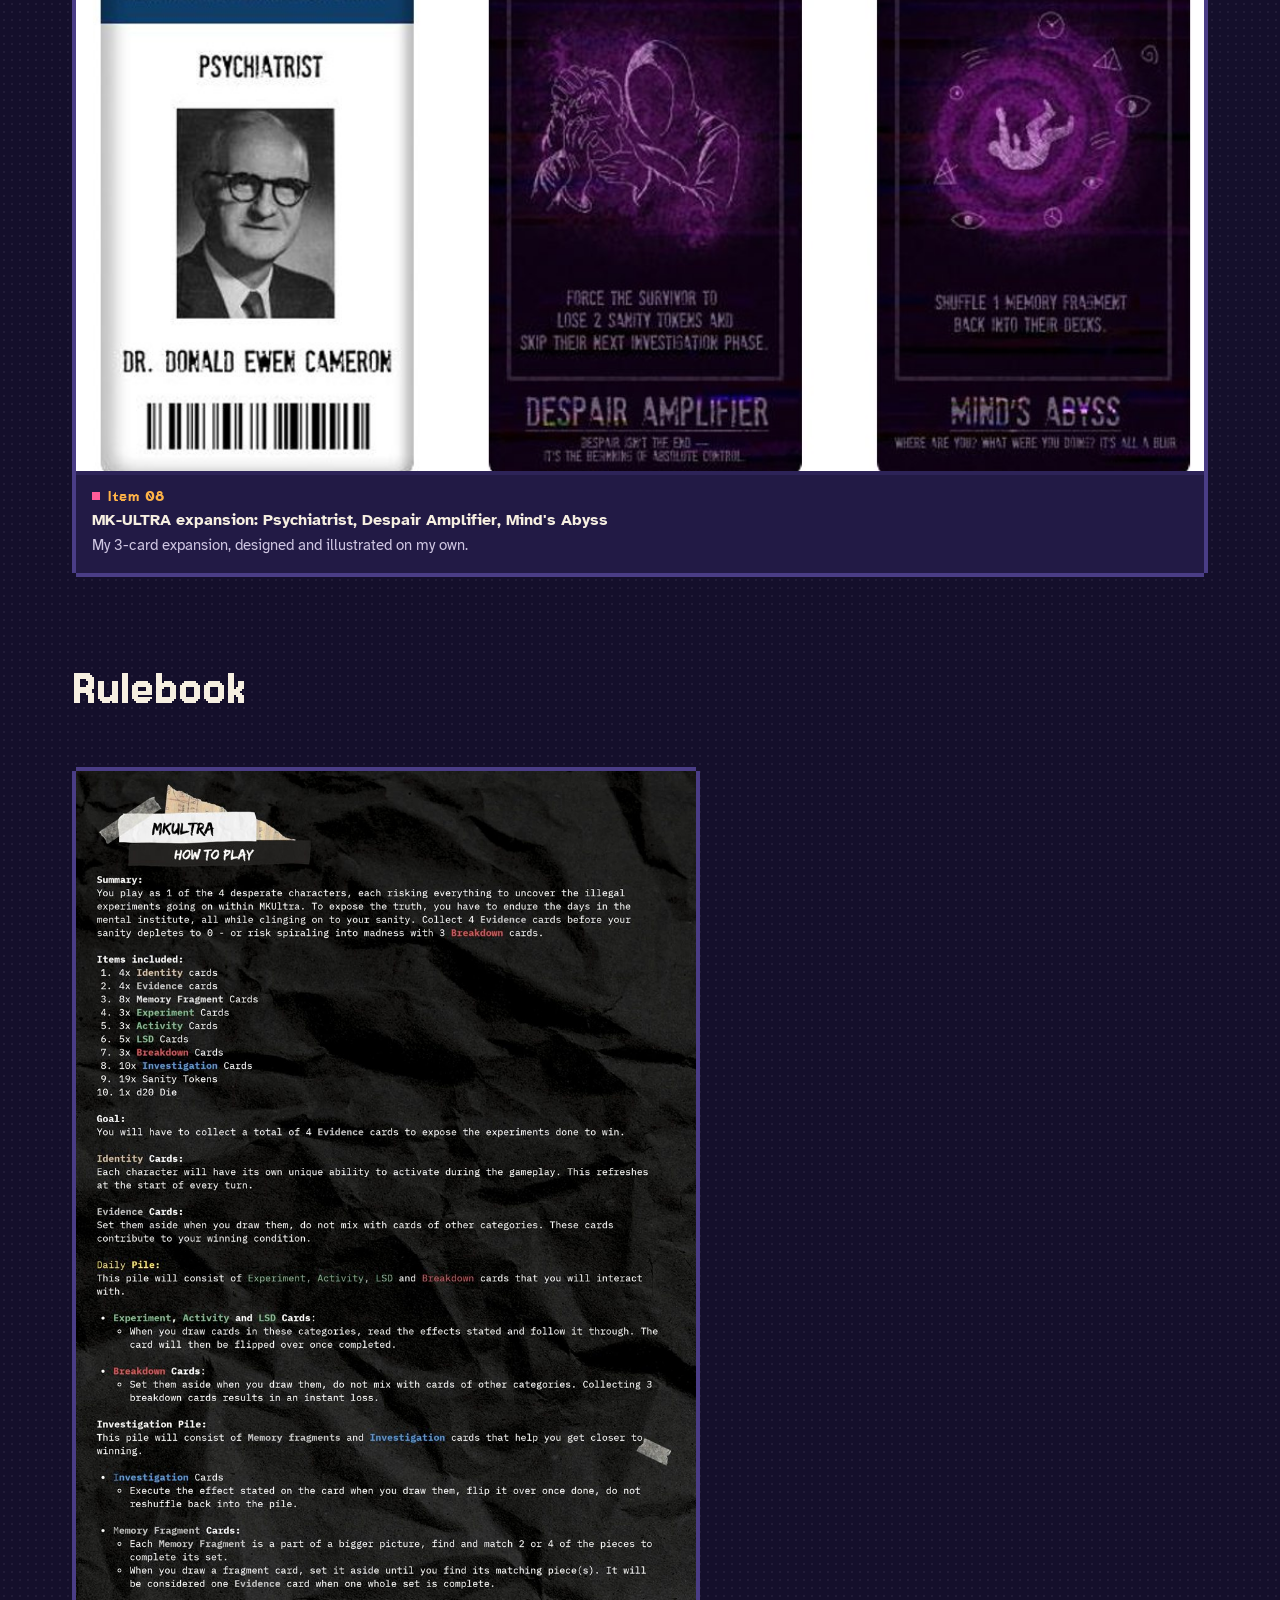
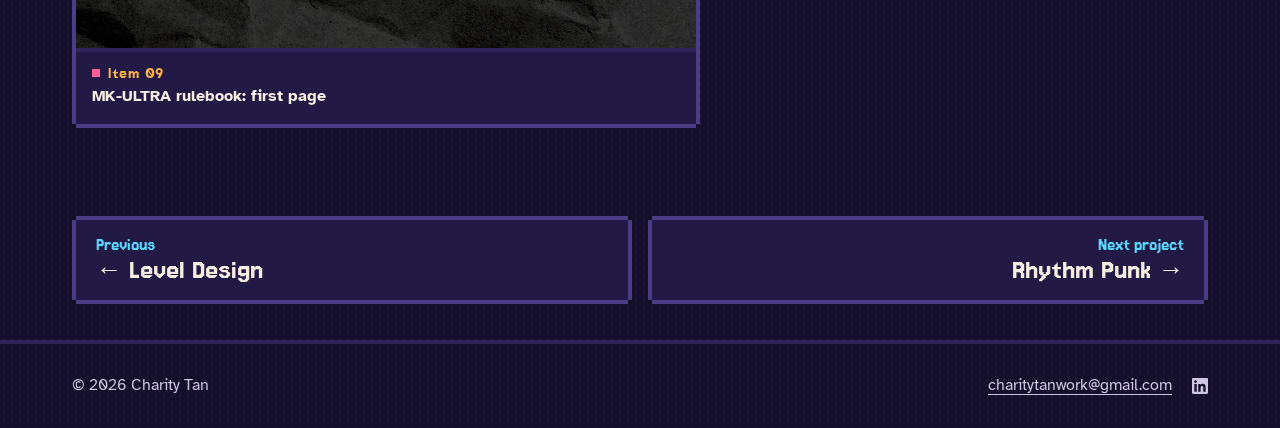
<file: work/mk-ultra.html>
<!doctype html>
<html lang="en">
  <head>
    <meta charset="utf-8" />
    <meta name="viewport" content="width=device-width, initial-scale=1" />
    <title>MK-ULTRA Card Game | Charity Tan</title>
    <meta
      name="description"
      content="MK-ULTRA, a psychological horror card game about sanity and evidence. Charity Tan co-designed the rules, balanced card effects, illustrated the cards and made a 3-card expansion."
    />
    <meta property="og:type" content="article" />
    <meta property="og:title" content="MK-ULTRA Card Game | Charity Tan" />
    <meta
      property="og:description"
      content="MK-ULTRA, a psychological horror card game about sanity and evidence. Charity Tan co-designed the rules, balanced card effects, illustrated the cards and made a 3-card expansion."
    />
    <meta
      property="og:image"
      content="https://teaanohh.github.io/assets/mkultra/identity.jpg"
    />
    <meta
      property="og:url"
      content="https://teaanohh.github.io/work/mk-ultra.html"
    />
    <meta name="theme-color" content="#140f2b" />
    <link rel="icon" href="../assets/favicon.svg" type="image/svg+xml" />
    <link rel="preconnect" href="https://fonts.googleapis.com" />
    <link rel="preconnect" href="https://fonts.gstatic.com" crossorigin />
    <link
      href="https://fonts.googleapis.com/css2?family=Atkinson+Hyperlegible:ital,wght@0,400;0,700;1,400&amp;family=Jersey+15&amp;display=swap"
      rel="stylesheet"
    />
    <link rel="stylesheet" href="../css/style.css" />
    <script src="../js/main.js"></script>
  </head>
  <body class="page-case">
    <a class="skip" href="#main">Skip to content</a>
    <header class="hud">
      <nav class="hud-in" aria-label="Main">
        <a class="brand" href="../" data-wipe="All work">Charity Tan</a>
        <ul>
          <li><a href="../#games" data-wipe="All work">Games</a></li>
          <li><a href="../#design" data-wipe="All work">Design</a></li>
          <li class="hide-sm">
            <a href="../#about" data-wipe="All work">About</a>
          </li>
          <li>
            <a
              href="../assets/CharityTan-Resume.pdf"
              target="_blank"
              rel="noopener"
              >Resume</a
            >
          </li>
        </ul>
      </nav>
      <div class="progress" aria-hidden="true"></div>
    </header>
    <main id="main" class="wrap case">
      <header class="case-hero">
        <a class="back" href="../#games" data-wipe="All work">← All work</a>
        <p class="eyebrow">Card game · Case study</p>
        <h1><span class="nobr">MK-ULTRA</span></h1>
        <p class="lede">
          A psychological horror card game. You play one of four people trapped
          in a mental institute during the CIA's MKUltra experiments. Collect 4
          pieces of evidence to expose the truth before your sanity runs out.
        </p>
        <dl class="facts">
          <div>
            <dt>My role</dt>
            <dd>Game designer &amp; card artist</dd>
          </div>
          <div>
            <dt>Team</dt>
            <dd>3 people</dd>
          </div>
          <div>
            <dt>Made with</dt>
            <dd>Figma</dd>
          </div>
          <div>
            <dt>Scope</dt>
            <dd>40 cards, 19 sanity tokens, a d20 + 3-card expansion</dd>
          </div>
        </dl>
      </header>

      <figure class="media">
        <img
          src="../assets/mkultra/identity.jpg"
          alt="Four Identity cards styled as aged specimen files"
          width="1125"
          height="685"
          fetchpriority="high"
        />
        <figcaption class="cap">
          <span class="cap-no" aria-hidden="true"></span>
          <span class="cap-title">MK-ULTRA deck: Identity cards</span>
          <span class="cap-line">Each changes one rule.</span>
        </figcaption>
      </figure>

      <section class="briefing" aria-labelledby="role-title">
        <h2 id="role-title">My role</h2>
        <ul class="bullets">
          <li>
            <strong>Rules &amp; mechanics:</strong> co-designed the core loop,
            the sanity system and the win and lose conditions with my team.
          </li>
          <li>
            <strong>Card effects &amp; balancing:</strong> wrote and tuned what
            the cards do.
          </li>
          <li>
            <strong>Art &amp; layout:</strong> illustrated and laid out every
            card set: Identity, Experiment, Medication, Activity, Breakdown,
            Investigation, Evidence and Memory Fragments.
          </li>
          <li>
            <strong>Expansion:</strong> designed and made a 3-card expansion on
            my own (below).
          </li>
        </ul>
        <p class="muted">
          The tone was inspired by the psychological horror of
          <em>The Outlast Trials</em> and the real history of the CIA's MKUltra
          programme, which our team researched for the game.
        </p>
      </section>

      <section class="briefing" aria-labelledby="plays-title">
        <h2 id="plays-title">How it plays</h2>
        <p>Each turn has two steps, one forced and one gambled:</p>
        <ul class="bullets">
          <li>
            <strong>The day:</strong> draw 3 cards from the Daily pile
            (experiments, medication, activities and breakdowns) and resolve
            them left to right. Most of them cost you sanity.
          </li>
          <li>
            <strong>The investigation:</strong> roll a d20. On 11 or higher, you
            draw from the Investigation pile, where you find memory fragments
            and evidence.
          </li>
        </ul>
        <p>
          You start with 15 sanity. You win with 4 Evidence cards, and you lose
          if your sanity reaches 0 or you collect 3 Breakdown cards.
        </p>
      </section>

      <div class="mission">
        <nav class="stages" aria-label="Case study stages">
          <ol>
            <li>
              <a href="#problem"
                ><span class="n">1</span><span class="s">Problem</span></a
              >
            </li>
            <li>
              <a href="#tested"
                ><span class="n">2</span><span class="s">What I tested</span></a
              >
            </li>
            <li>
              <a href="#changed"
                ><span class="n">3</span
                ><span class="s">What I changed</span></a
              >
            </li>
            <li>
              <a href="#happened"
                ><span class="n">4</span><span class="s">What happened</span></a
              >
            </li>
          </ol>
        </nav>

        <div class="stage-list">
          <section class="stage" id="problem" aria-labelledby="st1">
            <h2 class="stage-title" id="st1">
              <span class="stage-no">Stage 1</span> Problem
            </h2>
            <div class="quests two">
              <article class="quest">
                <p class="quest-tag">Quest A <span>· Problem</span></p>
                <h3 class="quest-title">
                  Losing your mind makes you lose your memories
                </h3>
                <p>
                  In a horror game about sanity, losing sanity should feel like
                  more than a number going down.
                </p>
              </article>
              <article class="quest">
                <p class="quest-tag">Quest B <span>· Problem</span></p>
                <h3 class="quest-title">
                  Each identity bends the rules differently
                </h3>
                <p>
                  Four playable characters needed to feel different without
                  separate rulebooks.
                </p>
              </article>
            </div>
          </section>

          <section class="stage" id="tested" aria-labelledby="st2">
            <h2 class="stage-title" id="st2">
              <span class="stage-no">Stage 2</span> What I tested
            </h2>
            <p>
              We playtested the game as a team and adjusted it based on how the
              sessions went.
            </p>
          </section>

          <section class="stage" id="changed" aria-labelledby="st3">
            <h2 class="stage-title" id="st3">
              <span class="stage-no">Stage 3</span> What I changed
            </h2>
            <div class="quests two">
              <article class="quest">
                <p class="quest-tag">Quest A <span>· Rule</span></p>
                <h3 class="quest-title">
                  Losing your mind makes you lose your memories
                </h3>
                <p>
                  When your sanity drops below 6, any new Memory Fragment you
                  gain is discarded. Low sanity doesn't just bring you closer to
                  losing. It also stops you from collecting the evidence you
                  need to win.
                </p>
              </article>
              <article class="quest">
                <p class="quest-tag">Quest B <span>· Rule</span></p>
                <h3 class="quest-title">
                  Each identity bends the rules differently
                </h3>
                <p>
                  Each Identity card changes one rule. The Journalist only needs
                  3 Evidence to win. The Patient takes −2 on every dice roll.
                  The Survivor must roll above 15 to avoid losing sanity from
                  Experiment cards. The General Public has no ability.
                </p>
              </article>
            </div>
          </section>

          <section class="stage" id="happened" aria-labelledby="st4">
            <h2 class="stage-title" id="st4">
              <span class="stage-no">Stage 4</span> What happened
            </h2>
            <div class="quests two">
              <article class="quest cleared">
                <p class="quest-tag">Quest A <span>· Result</span></p>
                <h3 class="quest-title">
                  Losing your mind makes you lose your memories
                </h3>
                <p>
                  The theme and the mechanics push the same way: the more broken
                  your mind, the harder the truth is to hold on to.
                </p>
              </article>
              <article class="quest cleared">
                <p class="quest-tag">Quest B <span>· Result</span></p>
                <h3 class="quest-title">
                  Each identity bends the rules differently
                </h3>
                <p>
                  4 characters that change how risky each turn feels, all using
                  the same deck.
                </p>
              </article>
            </div>
          </section>
        </div>
      </div>

      <section aria-labelledby="cards-title">
        <div class="briefing"><h2 id="cards-title">The cards</h2></div>
        <figure class="media">
          <img
            src="../assets/mkultra/investigation.jpg"
            alt="Ten Investigation cards illustrated in blue line art, including Leak to Press, Anonymous Tip and Encrypted Memo"
            loading="lazy"
            width="1895"
            height="1149"
          />
          <figcaption class="cap">
            <span class="cap-no" aria-hidden="true"></span>
            <span class="cap-title">MK-ULTRA deck: Investigation cards</span>
            <span class="cap-line"
              >Drawn when the d20 roll is 11 or higher.</span
            >
          </figcaption>
        </figure>
        <div class="two-up" style="--slot: 1480 / 528">
          <figure class="media">
            <img
              src="../assets/mkultra/experiment.jpg"
              alt="Three green Experiment cards: Electroshock, Lobotomy Threat and Psychic Driving"
              loading="lazy"
              width="1480"
              height="528"
            />
            <figcaption class="cap">
              <span class="cap-no" aria-hidden="true"></span>
              <span class="cap-title">MK-ULTRA deck: Experiment cards</span>
              <span class="cap-line"
                >From the Daily pile, drawn each turn.</span
              >
            </figcaption>
          </figure>
          <figure class="media">
            <img
              src="../assets/mkultra/medication.jpg"
              alt="Five green Medication cards"
              loading="lazy"
              width="1810"
              height="533"
            />
            <figcaption class="cap">
              <span class="cap-no" aria-hidden="true"></span>
              <span class="cap-title">MK-ULTRA deck: Medication cards</span>
              <span class="cap-line"
                >From the Daily pile, drawn each turn.</span
              >
            </figcaption>
          </figure>
        </div>
        <div class="two-up" style="--slot: 1076 / 1105">
          <figure class="media">
            <img
              src="../assets/mkultra/breakdown-activity.jpg"
              alt="Three red Breakdown cards and three Activity cards"
              loading="lazy"
              width="1076"
              height="1105"
            />
            <figcaption class="cap">
              <span class="cap-no" aria-hidden="true"></span>
              <span class="cap-title"
                >MK-ULTRA deck: Breakdown and Activity cards</span
              >
              <span class="cap-line"
                >From the Daily pile. Collect 3 Breakdown cards and you
                lose.</span
              >
            </figcaption>
          </figure>
          <figure class="media">
            <img
              src="../assets/mkultra/fragments.jpg"
              alt="Memory Fragment cards that join into larger pictures"
              loading="lazy"
              width="1895"
              height="1105"
            />
            <figcaption class="cap">
              <span class="cap-no" aria-hidden="true"></span>
              <span class="cap-title"
                >MK-ULTRA deck: Memory Fragment cards</span
              >
              <span class="cap-line"
                >Pairs and sets join into one picture.</span
              >
            </figcaption>
          </figure>
        </div>
        <figure class="media">
          <img
            src="../assets/mkultra/evidence.jpg"
            alt="Four Evidence cards styled as photos, documents and a floor plan"
            loading="lazy"
            width="1822"
            height="533"
          />
          <figcaption class="cap">
            <span class="cap-no" aria-hidden="true"></span>
            <span class="cap-title">MK-ULTRA deck: Evidence cards</span>
            <span class="cap-line">Collect 4 to win.</span>
          </figcaption>
        </figure>
      </section>

      <section aria-labelledby="dlc-title">
        <div class="briefing">
          <h2 id="dlc-title">My <span class="nobr">3-card</span> expansion</h2>
          <p>
            I designed and illustrated an expansion that brings the people
            behind the experiments into the game:
          </p>
          <ul class="bullets">
            <li>
              <strong>Psychiatrist:</strong> a new Identity card based on Dr.
              Donald Ewen Cameron, a psychiatrist involved in the real MKUltra
              experiments.
            </li>
            <li>
              <strong>Despair Amplifier:</strong> forces the survivor to lose 2
              sanity and skip their next investigation phase.
            </li>
            <li>
              <strong>Mind's Abyss:</strong> shuffles 1 of the survivor's Memory
              Fragments back into the deck, undoing progress.
            </li>
          </ul>
        </div>
        <figure class="media">
          <img
            src="../assets/mkultra/dlc-mine.jpg"
            alt="Charity's three expansion cards: Psychiatrist, Despair Amplifier and Mind's Abyss"
            loading="lazy"
            width="1052"
            height="528"
          />
          <figcaption class="cap">
            <span class="cap-no" aria-hidden="true"></span>
            <span class="cap-title"
              >MK-ULTRA expansion: Psychiatrist, Despair Amplifier, Mind's
              Abyss</span
            >
            <span class="cap-line"
              >My 3-card expansion, designed and illustrated on my own.</span
            >
          </figcaption>
        </figure>
      </section>

      <section aria-labelledby="rules-title">
        <div class="briefing"><h2 id="rules-title">Rulebook</h2></div>
        <figure class="media narrow">
          <img
            src="../assets/mkultra/rulebook.jpg"
            alt="First page of the MK-ULTRA rulebook"
            loading="lazy"
            width="1000"
            height="1414"
          />
          <figcaption class="cap">
            <span class="cap-no" aria-hidden="true"></span>
            <span class="cap-title">MK-ULTRA rulebook: first page</span>
          </figcaption>
        </figure>
      </section>

      <nav class="next" aria-label="More projects">
        <a href="level-design.html" data-wipe="Level Design"
          ><small>Previous</small><strong>← Level Design</strong></a
        >
        <a class="right" href="rhythm-punk.html" data-wipe="Rhythm Punk"
          ><small>Next project</small><strong>Rhythm Punk →</strong></a
        >
      </nav>
    </main>
    <footer class="foot">
      <div class="wrap">
        <span>© <span id="year">2026</span> Charity Tan</span>
        <span class="foot-links">
          <a href="mailto:charitytanwork@gmail.com">charitytanwork@gmail.com</a>
          <a
            class="foot-mark"
            href="https://www.linkedin.com/in/charity-tan/"
            target="_blank"
            rel="noopener"
            aria-label="Charity Tan on LinkedIn"
          >
            <svg
              class="mark"
              width="16"
              height="16"
              viewBox="0 0 24 24"
              aria-hidden="true"
            >
              <path
                fill="currentColor"
                fill-rule="evenodd"
                d="M20.447 20.452h-3.554v-5.569c0-1.328-.027-3.037-1.852-3.037-1.853 0-2.136 1.445-2.136 2.939v5.667H9.351V9h3.414v1.561h.046c.477-.9 1.637-1.85 3.37-1.85 3.601 0 4.267 2.37 4.267 5.455v6.286zM5.337 7.433c-1.144 0-2.063-.926-2.063-2.065 0-1.138.92-2.063 2.063-2.063 1.14 0 2.064.925 2.064 2.063 0 1.139-.925 2.065-2.064 2.065zm1.782 13.019H3.555V9h3.564v11.452zM22.225 0H1.771C.792 0 0 .774 0 1.729v20.542C0 23.227.792 24 1.771 24h20.451C23.2 24 24 23.227 24 22.271V1.729C24 .774 23.2 0 22.222 0h.003z"
              />
            </svg>
          </a>
        </span>
      </div>
    </footer>
  </body>
</html>
</file>
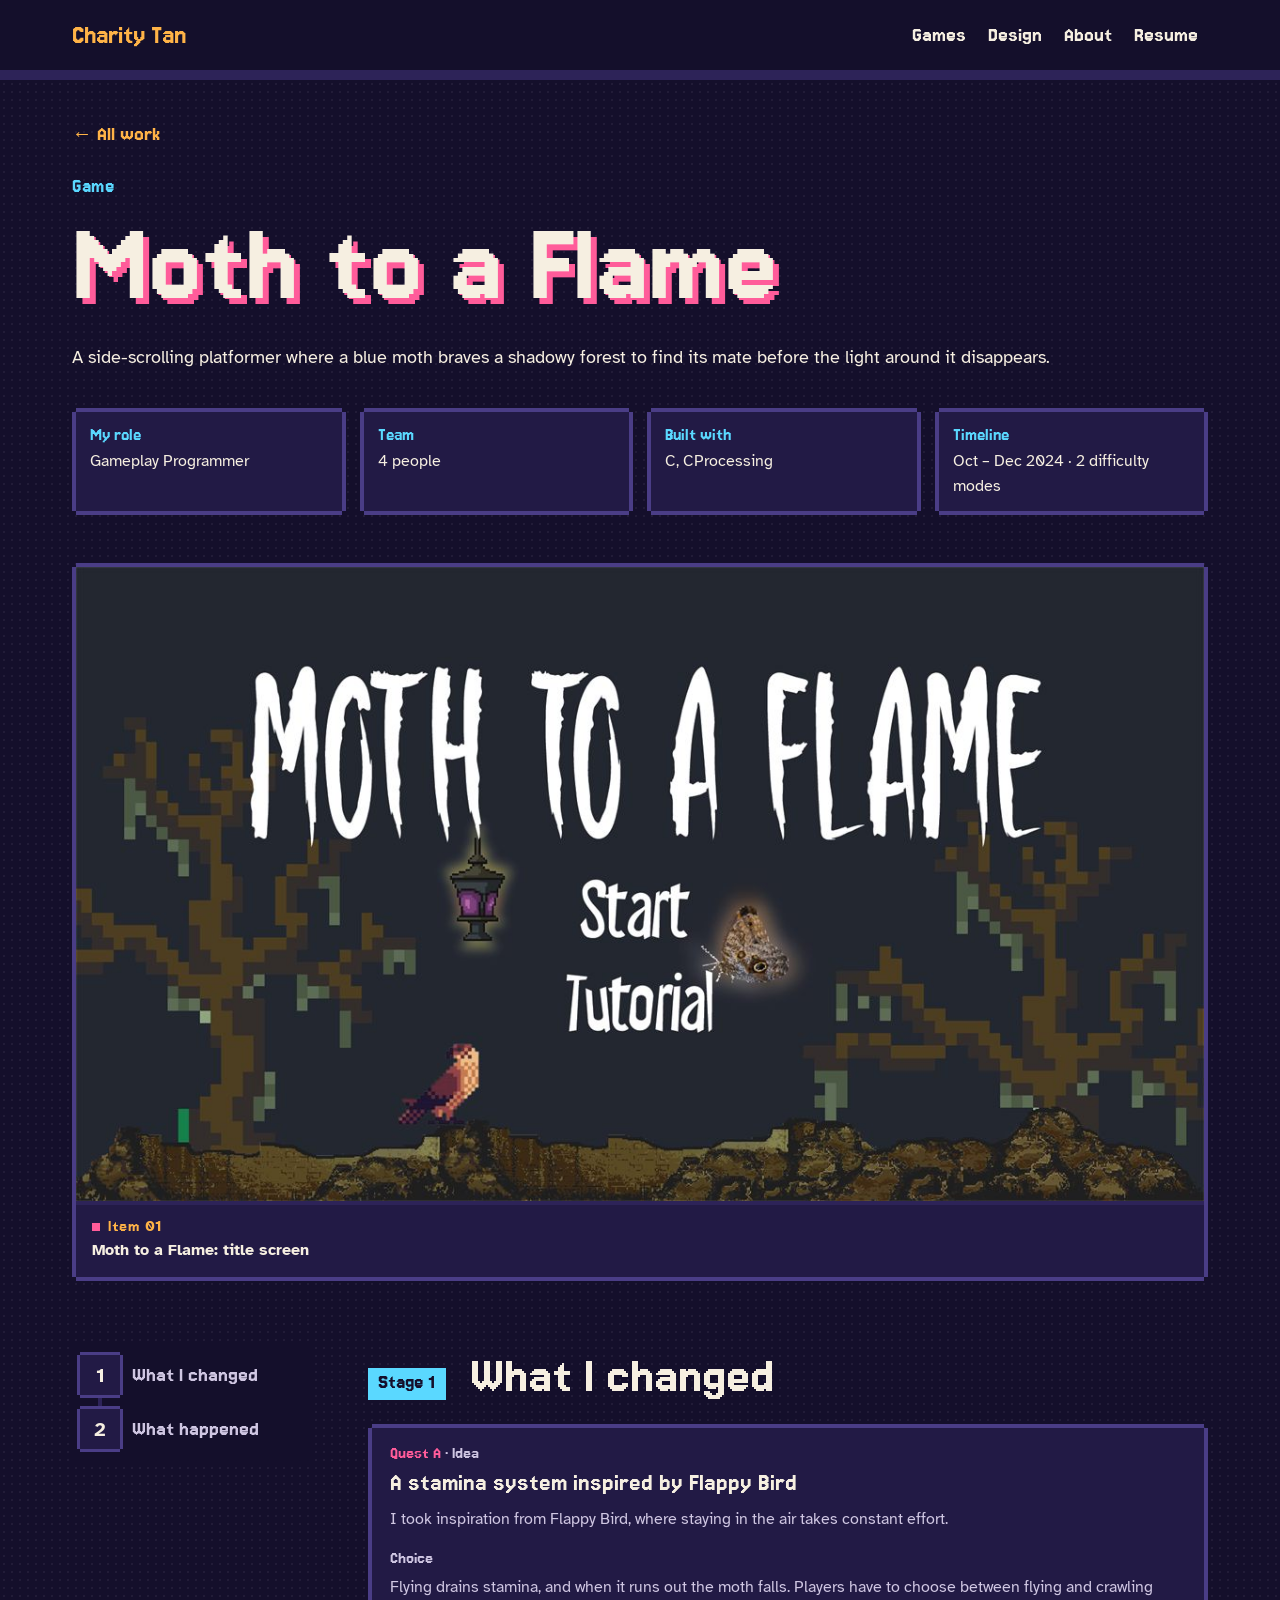
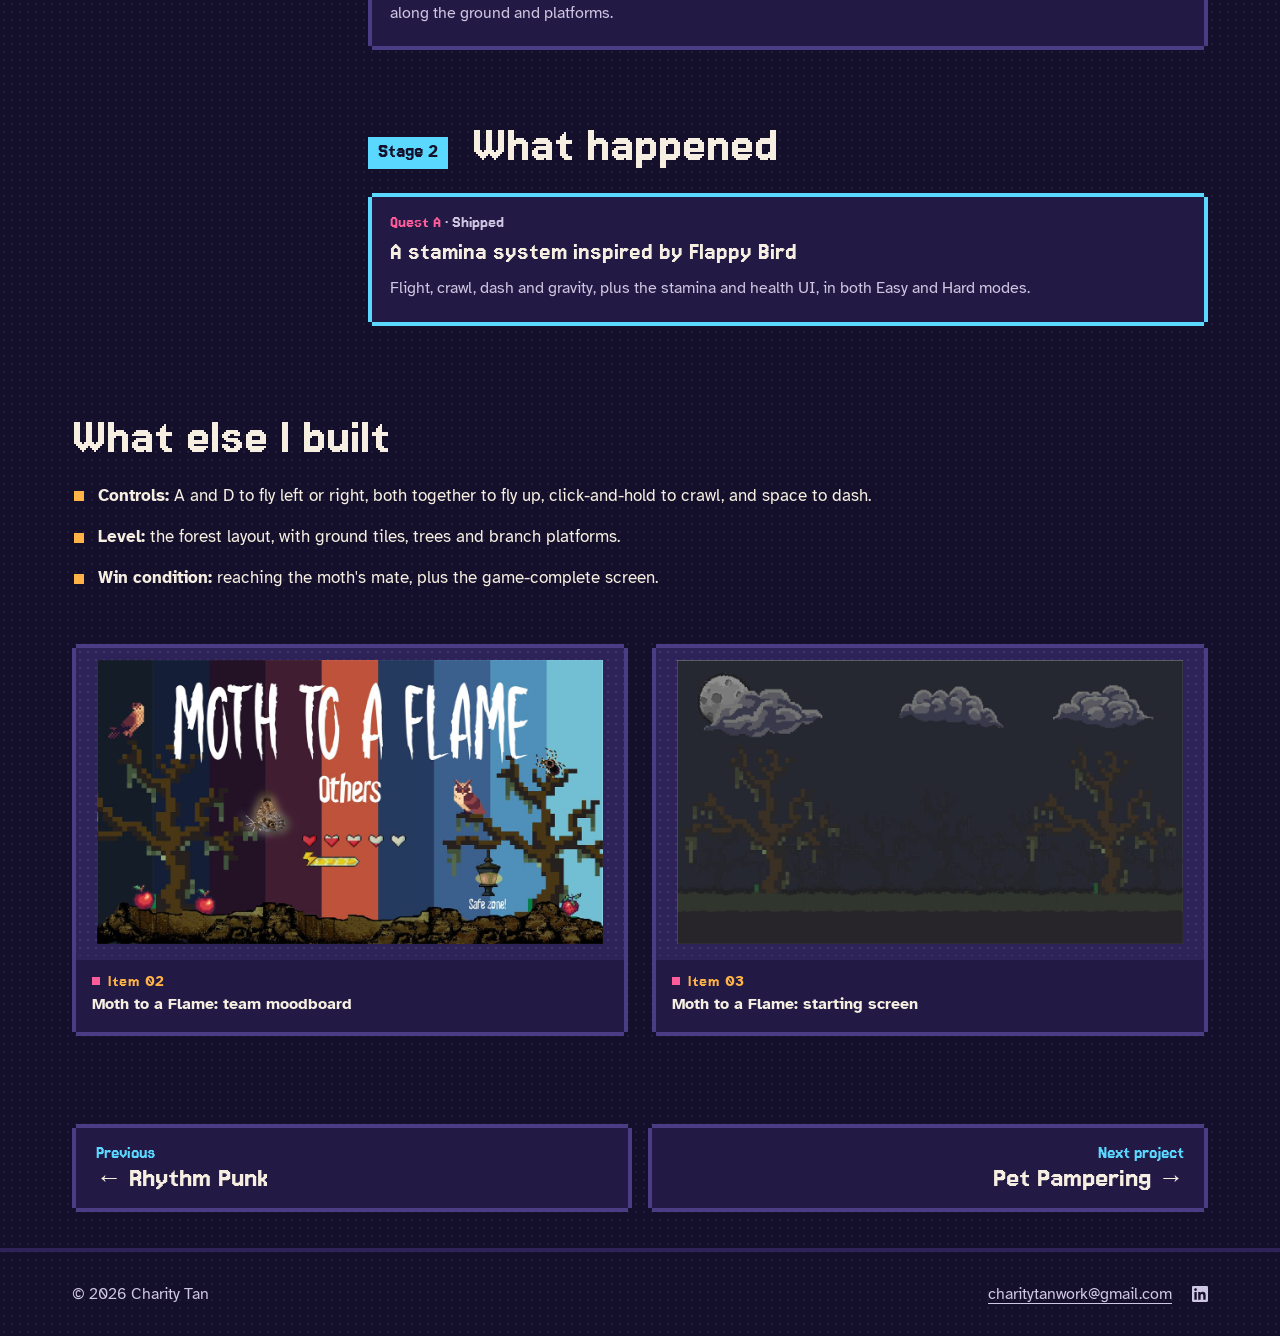
<file: work/moth-to-a-flame.html>
<!doctype html>
<html lang="en">
  <head>
    <meta charset="utf-8" />
    <meta name="viewport" content="width=device-width, initial-scale=1" />
    <title>Moth to a Flame | Charity Tan</title>
    <meta
      name="description"
      content="Moth to a Flame, a 2D side-scrolling platformer. Charity Tan built the movement, stamina system, level layout and win condition."
    />
    <meta property="og:type" content="article" />
    <meta property="og:title" content="Moth to a Flame | Charity Tan" />
    <meta
      property="og:description"
      content="Moth to a Flame, a 2D side-scrolling platformer. Charity Tan built the movement, stamina system, level layout and win condition."
    />
    <meta
      property="og:image"
      content="https://teaanohh.github.io/assets/moth/menu.jpg"
    />
    <meta
      property="og:url"
      content="https://teaanohh.github.io/work/moth-to-a-flame.html"
    />
    <meta name="theme-color" content="#140f2b" />
    <link rel="icon" href="../assets/favicon.svg" type="image/svg+xml" />
    <link rel="preconnect" href="https://fonts.googleapis.com" />
    <link rel="preconnect" href="https://fonts.gstatic.com" crossorigin />
    <link
      href="https://fonts.googleapis.com/css2?family=Atkinson+Hyperlegible:ital,wght@0,400;0,700;1,400&amp;family=Jersey+15&amp;display=swap"
      rel="stylesheet"
    />
    <link rel="stylesheet" href="../css/style.css" />
    <script src="../js/main.js"></script>
  </head>
  <body class="page-case">
    <a class="skip" href="#main">Skip to content</a>
    <header class="hud">
      <nav class="hud-in" aria-label="Main">
        <a class="brand" href="../" data-wipe="All work">Charity Tan</a>
        <ul>
          <li><a href="../#games" data-wipe="All work">Games</a></li>
          <li><a href="../#design" data-wipe="All work">Design</a></li>
          <li class="hide-sm">
            <a href="../#about" data-wipe="All work">About</a>
          </li>
          <li>
            <a
              href="../assets/CharityTan-Resume.pdf"
              target="_blank"
              rel="noopener"
              >Resume</a
            >
          </li>
        </ul>
      </nav>
      <div class="progress" aria-hidden="true"></div>
    </header>
    <main id="main" class="wrap case">
      <header class="case-hero">
        <a class="back" href="../#games" data-wipe="All work">← All work</a>
        <p class="eyebrow">Game</p>
        <h1>Moth to a Flame</h1>
        <p class="lede">
          A side-scrolling platformer where a blue moth braves a shadowy forest
          to find its mate before the light around it disappears.
        </p>
        <dl class="facts">
          <div>
            <dt>My role</dt>
            <dd>Gameplay Programmer</dd>
          </div>
          <div>
            <dt>Team</dt>
            <dd>4 people</dd>
          </div>
          <div>
            <dt>Built with</dt>
            <dd>C, CProcessing</dd>
          </div>
          <div>
            <dt>Timeline</dt>
            <dd>Oct – Dec 2024 · 2 difficulty modes</dd>
          </div>
        </dl>
      </header>

      <figure class="media">
        <img
          src="../assets/moth/menu.jpg"
          alt="Moth to a Flame title screen with a lantern, a moth and pixel-art trees"
          width="1200"
          height="675"
          fetchpriority="high"
        />
        <figcaption class="cap">
          <span class="cap-no" aria-hidden="true"></span>
          <span class="cap-title">Moth to a Flame: title screen</span>
        </figcaption>
      </figure>

      <div class="mission">
        <nav class="stages" aria-label="Case study stages">
          <ol>
            <li>
              <a href="#changed"
                ><span class="n">1</span
                ><span class="s">What I changed</span></a
              >
            </li>
            <li>
              <a href="#happened"
                ><span class="n">2</span><span class="s">What happened</span></a
              >
            </li>
          </ol>
        </nav>

        <div class="stage-list">
          <section class="stage" id="changed" aria-labelledby="st1">
            <h2 class="stage-title" id="st1">
              <span class="stage-no">Stage 1</span> What I changed
            </h2>
            <div class="quests">
              <article class="quest solo">
                <p class="quest-tag">Quest A <span>· Idea</span></p>
                <h3 class="quest-title">
                  A stamina system inspired by Flappy Bird
                </h3>
                <p>
                  I took inspiration from Flappy Bird, where staying in the air
                  takes constant effort.
                </p>
                <p class="quest-tag quest-tag-next"><span>Choice</span></p>
                <p>
                  Flying drains stamina, and when it runs out the moth falls.
                  Players have to choose between flying and crawling along the
                  ground and platforms.
                </p>
              </article>
            </div>
          </section>

          <section class="stage" id="happened" aria-labelledby="st2">
            <h2 class="stage-title" id="st2">
              <span class="stage-no">Stage 2</span> What happened
            </h2>
            <div class="quests">
              <article class="quest solo cleared">
                <p class="quest-tag">Quest A <span>· Shipped</span></p>
                <h3 class="quest-title">
                  A stamina system inspired by Flappy Bird
                </h3>
                <p>
                  Flight, crawl, dash and gravity, plus the stamina and health
                  UI, in both Easy and Hard modes.
                </p>
              </article>
            </div>
          </section>
        </div>
      </div>

      <section class="briefing" aria-labelledby="else-title">
        <h2 id="else-title">What else I built</h2>
        <ul class="bullets">
          <li>
            <strong>Controls:</strong> A and D to fly left or right, both
            together to fly up, click-and-hold to crawl, and space to dash.
          </li>
          <li>
            <strong>Level:</strong> the forest layout, with ground tiles, trees
            and branch platforms.
          </li>
          <li>
            <strong>Win condition:</strong> reaching the moth's mate, plus the
            game-complete screen.
          </li>
        </ul>
      </section>

      <div class="two-up" style="--slot: 1200 / 675">
        <figure class="media">
          <img
            src="../assets/moth/moodboard.jpg"
            alt="Moth to a Flame moodboard"
            loading="lazy"
            width="1200"
            height="675"
          />
          <figcaption class="cap">
            <span class="cap-no" aria-hidden="true"></span>
            <span class="cap-title">Moth to a Flame: team moodboard</span>
          </figcaption>
        </figure>
        <figure class="media">
          <img
            src="../assets/moth/start.jpg"
            alt="Moth to a Flame starting screen"
            loading="lazy"
            width="1200"
            height="675"
          />
          <figcaption class="cap">
            <span class="cap-no" aria-hidden="true"></span>
            <span class="cap-title">Moth to a Flame: starting screen</span>
          </figcaption>
        </figure>
      </div>

      <nav class="next" aria-label="More projects">
        <a href="rhythm-punk.html" data-wipe="Rhythm Punk"
          ><small>Previous</small><strong>← Rhythm Punk</strong></a
        >
        <a class="right" href="pet-pampering.html" data-wipe="Pet Pampering"
          ><small>Next project</small><strong>Pet Pampering →</strong></a
        >
      </nav>
    </main>
    <footer class="foot">
      <div class="wrap">
        <span>© <span id="year">2026</span> Charity Tan</span>
        <span class="foot-links">
          <a href="mailto:charitytanwork@gmail.com">charitytanwork@gmail.com</a>
          <a
            class="foot-mark"
            href="https://www.linkedin.com/in/charity-tan/"
            target="_blank"
            rel="noopener"
            aria-label="Charity Tan on LinkedIn"
          >
            <svg
              class="mark"
              width="16"
              height="16"
              viewBox="0 0 24 24"
              aria-hidden="true"
            >
              <path
                fill="currentColor"
                fill-rule="evenodd"
                d="M20.447 20.452h-3.554v-5.569c0-1.328-.027-3.037-1.852-3.037-1.853 0-2.136 1.445-2.136 2.939v5.667H9.351V9h3.414v1.561h.046c.477-.9 1.637-1.85 3.37-1.85 3.601 0 4.267 2.37 4.267 5.455v6.286zM5.337 7.433c-1.144 0-2.063-.926-2.063-2.065 0-1.138.92-2.063 2.063-2.063 1.14 0 2.064.925 2.064 2.063 0 1.139-.925 2.065-2.064 2.065zm1.782 13.019H3.555V9h3.564v11.452zM22.225 0H1.771C.792 0 0 .774 0 1.729v20.542C0 23.227.792 24 1.771 24h20.451C23.2 24 24 23.227 24 22.271V1.729C24 .774 23.2 0 22.222 0h.003z"
              />
            </svg>
          </a>
        </span>
      </div>
    </footer>
  </body>
</html>
</file>
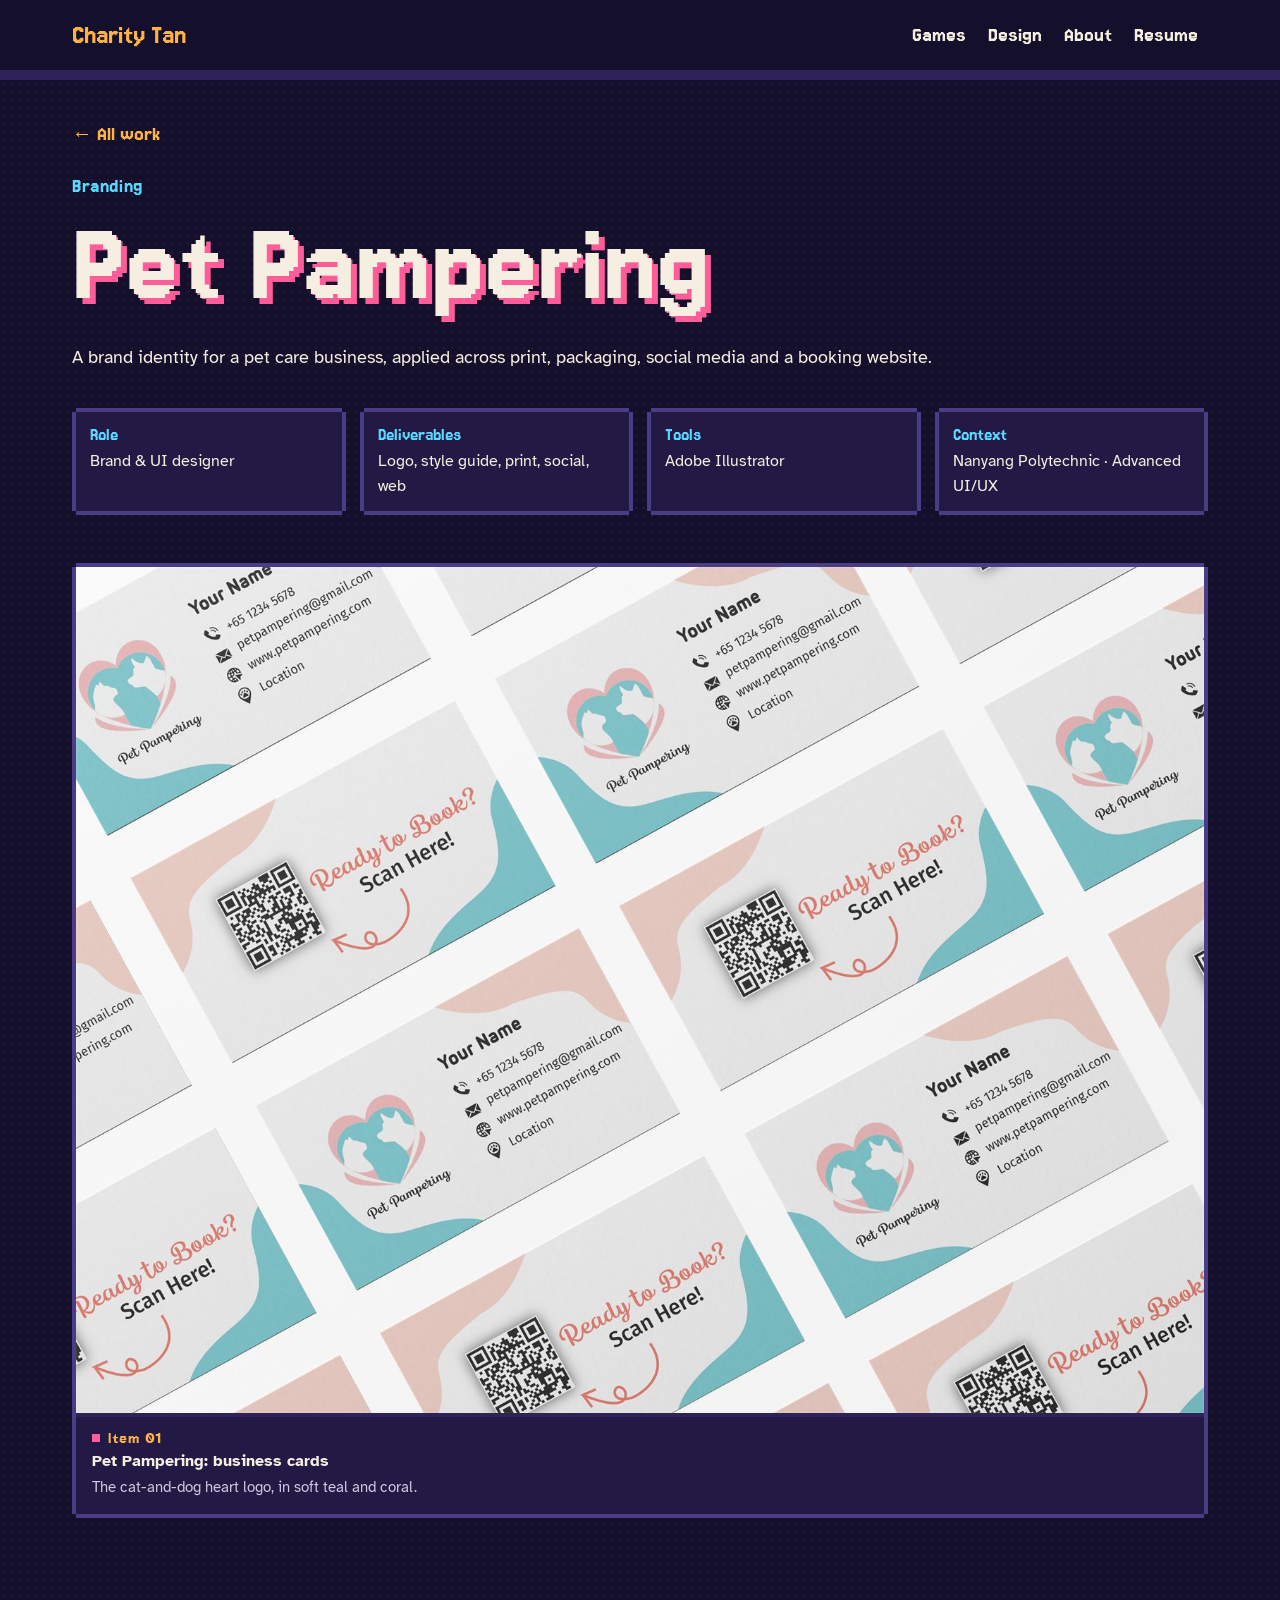
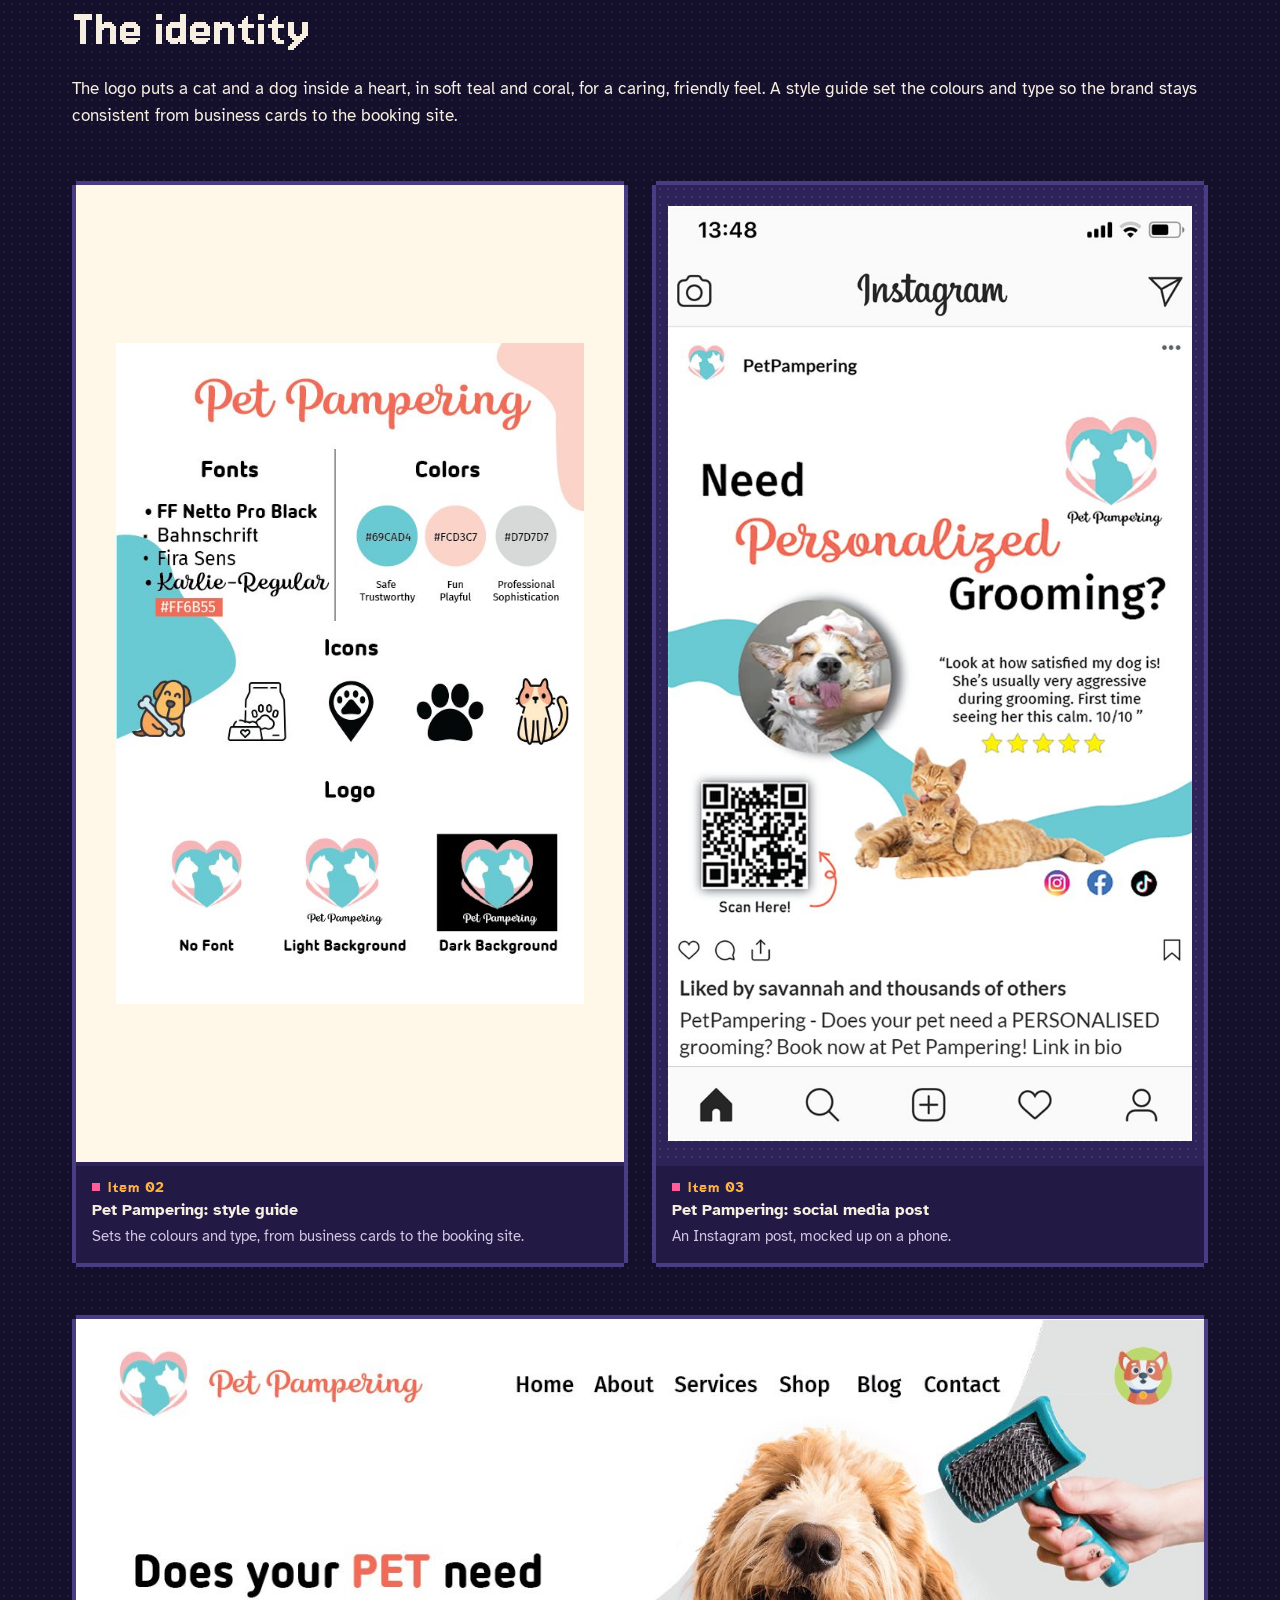
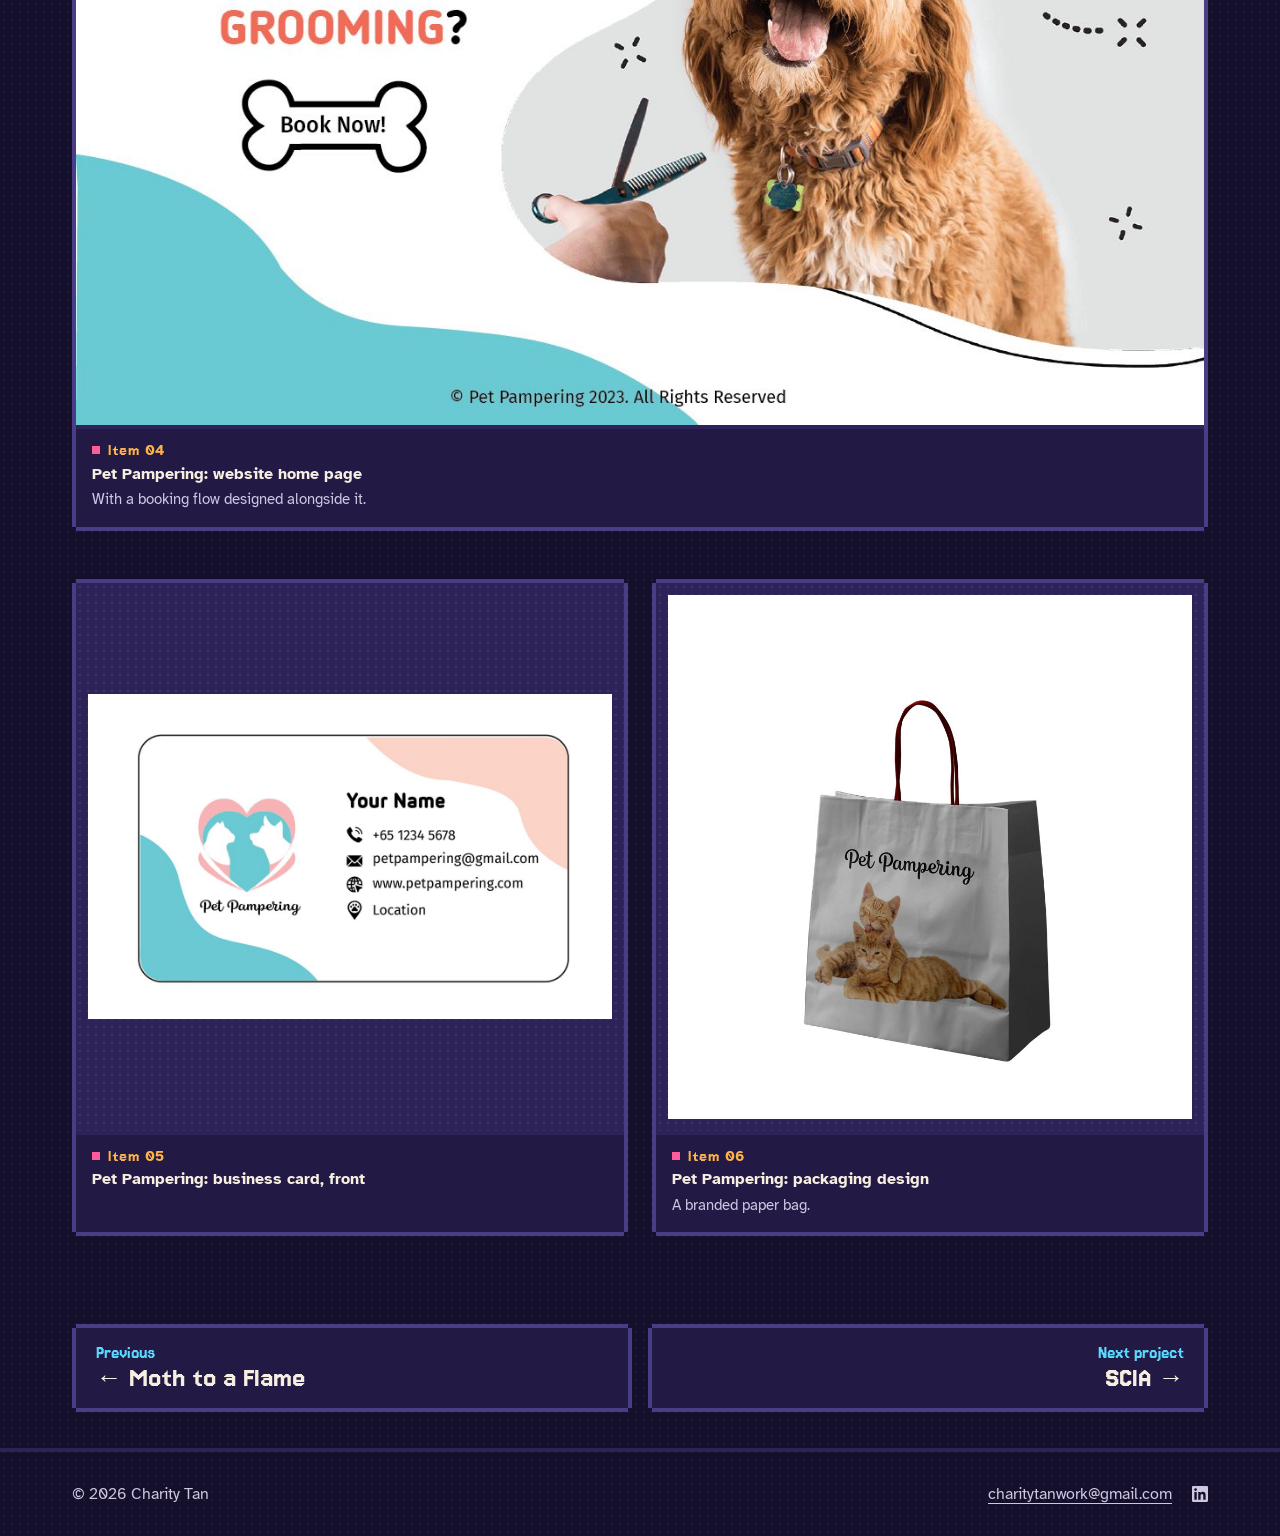
<file: work/pet-pampering.html>
<!doctype html>
<html lang="en">
  <head>
    <meta charset="utf-8" />
    <meta name="viewport" content="width=device-width, initial-scale=1" />
    <title>Pet Pampering Branding | Charity Tan</title>
    <meta
      name="description"
      content="Pet Pampering: a brand identity by Charity Tan, with logo, style guide, print collateral, social posts and booking web pages."
    />
    <meta property="og:type" content="article" />
    <meta property="og:title" content="Pet Pampering Branding | Charity Tan" />
    <meta
      property="og:description"
      content="Pet Pampering: a brand identity by Charity Tan, with logo, style guide, print collateral, social posts and booking web pages."
    />
    <meta
      property="og:image"
      content="https://teaanohh.github.io/assets/branding/mockup.jpg"
    />
    <meta
      property="og:url"
      content="https://teaanohh.github.io/work/pet-pampering.html"
    />
    <meta name="theme-color" content="#140f2b" />
    <link rel="icon" href="../assets/favicon.svg" type="image/svg+xml" />
    <link rel="preconnect" href="https://fonts.googleapis.com" />
    <link rel="preconnect" href="https://fonts.gstatic.com" crossorigin />
    <link
      href="https://fonts.googleapis.com/css2?family=Atkinson+Hyperlegible:ital,wght@0,400;0,700;1,400&amp;family=Jersey+15&amp;display=swap"
      rel="stylesheet"
    />
    <link rel="stylesheet" href="../css/style.css" />
    <script src="../js/main.js"></script>
  </head>
  <body class="page-case">
    <a class="skip" href="#main">Skip to content</a>
    <header class="hud">
      <nav class="hud-in" aria-label="Main">
        <a class="brand" href="../" data-wipe="All work">Charity Tan</a>
        <ul>
          <li><a href="../#games" data-wipe="All work">Games</a></li>
          <li><a href="../#design" data-wipe="All work">Design</a></li>
          <li class="hide-sm">
            <a href="../#about" data-wipe="All work">About</a>
          </li>
          <li>
            <a
              href="../assets/CharityTan-Resume.pdf"
              target="_blank"
              rel="noopener"
              >Resume</a
            >
          </li>
        </ul>
      </nav>
      <div class="progress" aria-hidden="true"></div>
    </header>
    <main id="main" class="wrap case">
      <header class="case-hero">
        <a class="back" href="../#design" data-wipe="All work">← All work</a>
        <p class="eyebrow">Branding</p>
        <h1>Pet Pampering</h1>
        <p class="lede">
          A brand identity for a pet care business, applied across print,
          packaging, social media and a booking website.
        </p>
        <dl class="facts">
          <div>
            <dt>Role</dt>
            <dd>Brand &amp; UI designer</dd>
          </div>
          <div>
            <dt>Deliverables</dt>
            <dd>Logo, style guide, print, social, web</dd>
          </div>
          <div>
            <dt>Tools</dt>
            <dd>Adobe Illustrator</dd>
          </div>
          <div>
            <dt>Context</dt>
            <dd>Nanyang Polytechnic · Advanced UI/UX</dd>
          </div>
        </dl>
      </header>

      <figure class="media">
        <img
          src="../assets/branding/mockup.jpg"
          alt="Pet Pampering business cards with a heart-shaped cat and dog logo"
          width="1600"
          height="1200"
          fetchpriority="high"
        />
        <figcaption class="cap">
          <span class="cap-no" aria-hidden="true"></span>
          <span class="cap-title">Pet Pampering: business cards</span>
          <span class="cap-line"
            >The cat-and-dog heart logo, in soft teal and coral.</span
          >
        </figcaption>
      </figure>

      <section class="briefing" aria-labelledby="identity-title">
        <h2 id="identity-title">The identity</h2>
        <p>
          The logo puts a cat and a dog inside a heart, in soft teal and coral,
          for a caring, friendly feel. A style guide set the colours and type so
          the brand stays consistent from business cards to the booking site.
        </p>
      </section>

      <div class="two-up" style="--slot: 700 / 1248">
        <figure class="media paper">
          <img
            src="../assets/branding/style-guide.jpg"
            alt="Pet Pampering style guide"
            loading="lazy"
            width="596"
            height="842"
          />
          <figcaption class="cap">
            <span class="cap-no" aria-hidden="true"></span>
            <span class="cap-title">Pet Pampering: style guide</span>
            <span class="cap-line"
              >Sets the colours and type, from business cards to the booking
              site.</span
            >
          </figcaption>
        </figure>
        <figure class="media">
          <img
            src="../assets/branding/ig.jpg"
            alt="Instagram post mockup on a phone"
            loading="lazy"
            width="700"
            height="1248"
          />
          <figcaption class="cap">
            <span class="cap-no" aria-hidden="true"></span>
            <span class="cap-title">Pet Pampering: social media post</span>
            <span class="cap-line"
              >An Instagram post, mocked up on a phone.</span
            >
          </figcaption>
        </figure>
      </div>

      <figure class="media">
        <img
          src="../assets/branding/home.jpg"
          alt="Pet Pampering website home page"
          loading="lazy"
          width="1280"
          height="801"
        />
        <figcaption class="cap">
          <span class="cap-no" aria-hidden="true"></span>
          <span class="cap-title">Pet Pampering: website home page</span>
          <span class="cap-line"
            >With a booking flow designed alongside it.</span
          >
        </figcaption>
      </figure>

      <div class="two-up" style="--slot: 1000 / 1000">
        <figure class="media">
          <img
            src="../assets/branding/card.jpg"
            alt="Business card front"
            loading="lazy"
            width="1200"
            height="746"
          />
          <figcaption class="cap">
            <span class="cap-no" aria-hidden="true"></span>
            <span class="cap-title">Pet Pampering: business card, front</span>
          </figcaption>
        </figure>
        <figure class="media">
          <img
            src="../assets/branding/bag.jpg"
            alt="Branded paper bag"
            loading="lazy"
            width="1000"
            height="1000"
          />
          <figcaption class="cap">
            <span class="cap-no" aria-hidden="true"></span>
            <span class="cap-title">Pet Pampering: packaging design</span>
            <span class="cap-line">A branded paper bag.</span>
          </figcaption>
        </figure>
      </div>

      <nav class="next" aria-label="More projects">
        <a href="moth-to-a-flame.html" data-wipe="Moth to a Flame"
          ><small>Previous</small><strong>← Moth to a Flame</strong></a
        >
        <a class="right" href="scia.html" data-wipe="SCIA"
          ><small>Next project</small><strong>SCIA →</strong></a
        >
      </nav>
    </main>
    <footer class="foot">
      <div class="wrap">
        <span>© <span id="year">2026</span> Charity Tan</span>
        <span class="foot-links">
          <a href="mailto:charitytanwork@gmail.com">charitytanwork@gmail.com</a>
          <a
            class="foot-mark"
            href="https://www.linkedin.com/in/charity-tan/"
            target="_blank"
            rel="noopener"
            aria-label="Charity Tan on LinkedIn"
          >
            <svg
              class="mark"
              width="16"
              height="16"
              viewBox="0 0 24 24"
              aria-hidden="true"
            >
              <path
                fill="currentColor"
                fill-rule="evenodd"
                d="M20.447 20.452h-3.554v-5.569c0-1.328-.027-3.037-1.852-3.037-1.853 0-2.136 1.445-2.136 2.939v5.667H9.351V9h3.414v1.561h.046c.477-.9 1.637-1.85 3.37-1.85 3.601 0 4.267 2.37 4.267 5.455v6.286zM5.337 7.433c-1.144 0-2.063-.926-2.063-2.065 0-1.138.92-2.063 2.063-2.063 1.14 0 2.064.925 2.064 2.063 0 1.139-.925 2.065-2.064 2.065zm1.782 13.019H3.555V9h3.564v11.452zM22.225 0H1.771C.792 0 0 .774 0 1.729v20.542C0 23.227.792 24 1.771 24h20.451C23.2 24 24 23.227 24 22.271V1.729C24 .774 23.2 0 22.222 0h.003z"
              />
            </svg>
          </a>
        </span>
      </div>
    </footer>
  </body>
</html>
</file>
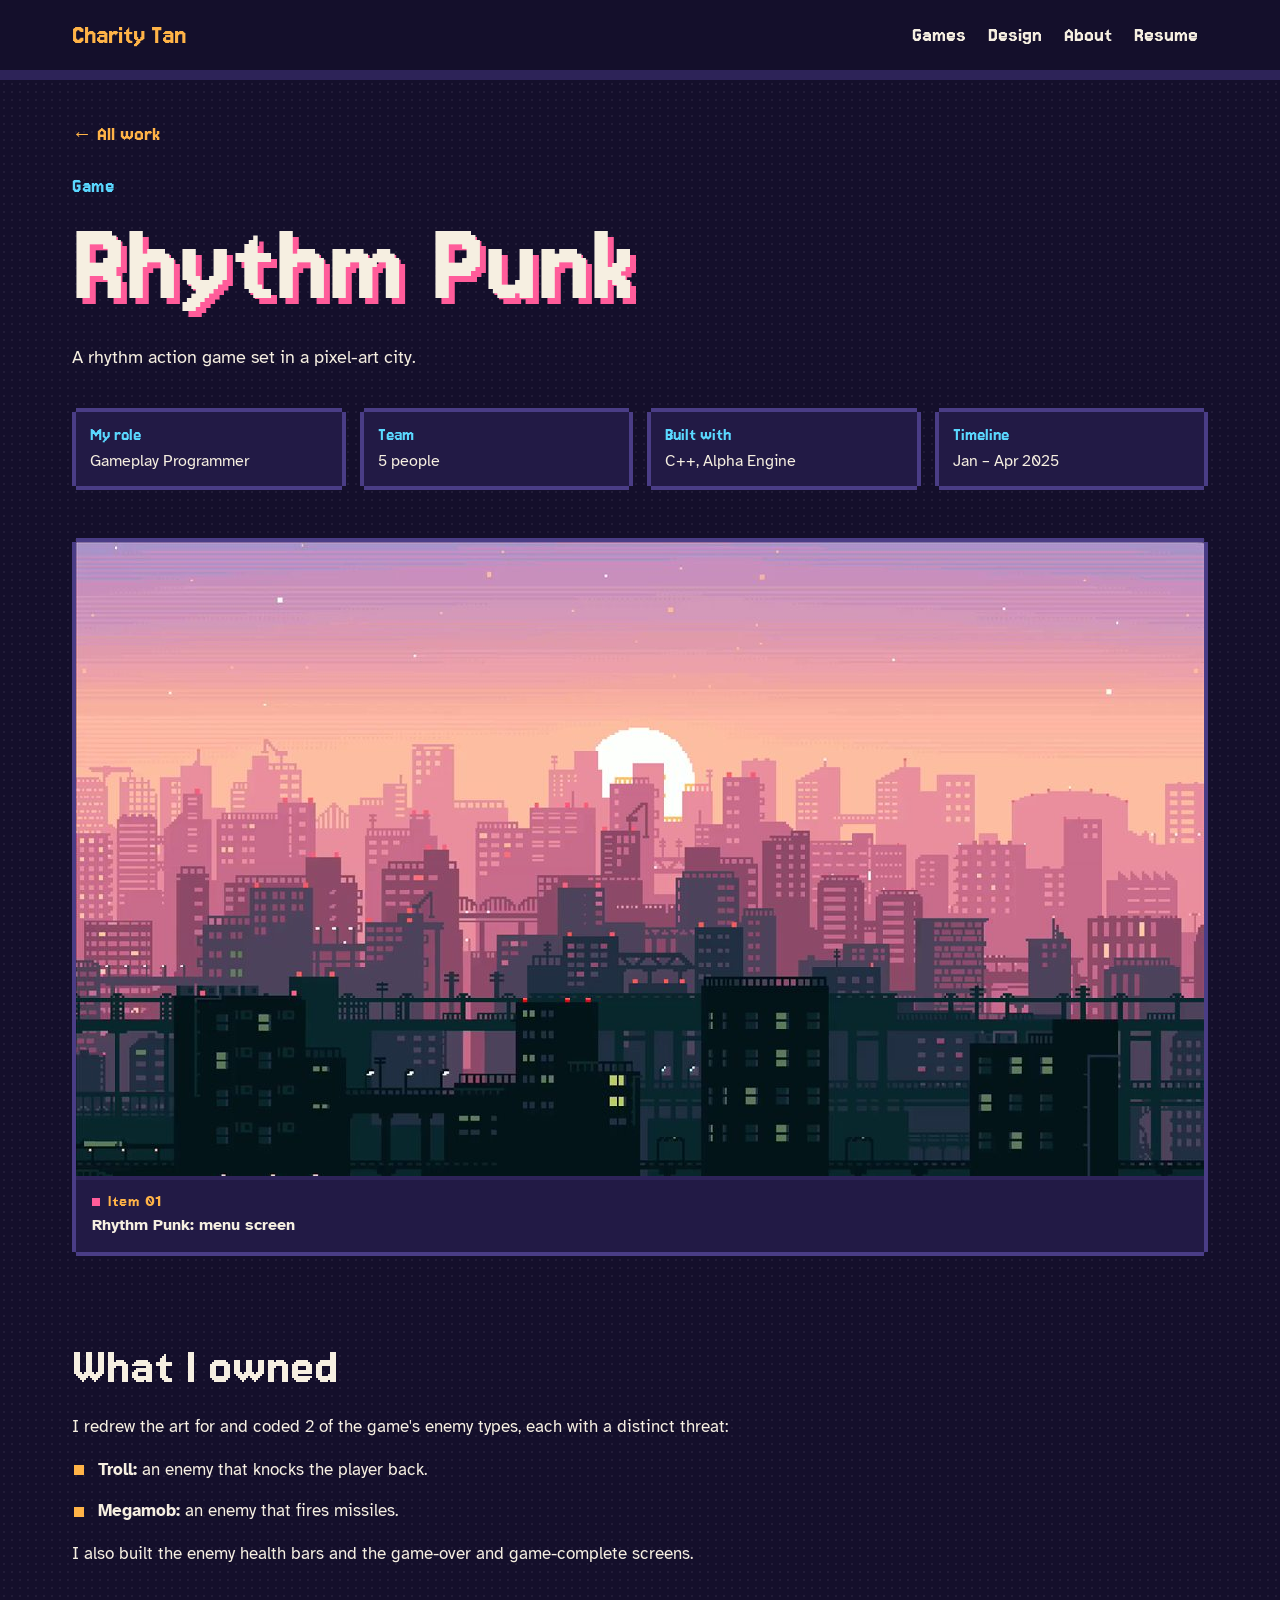
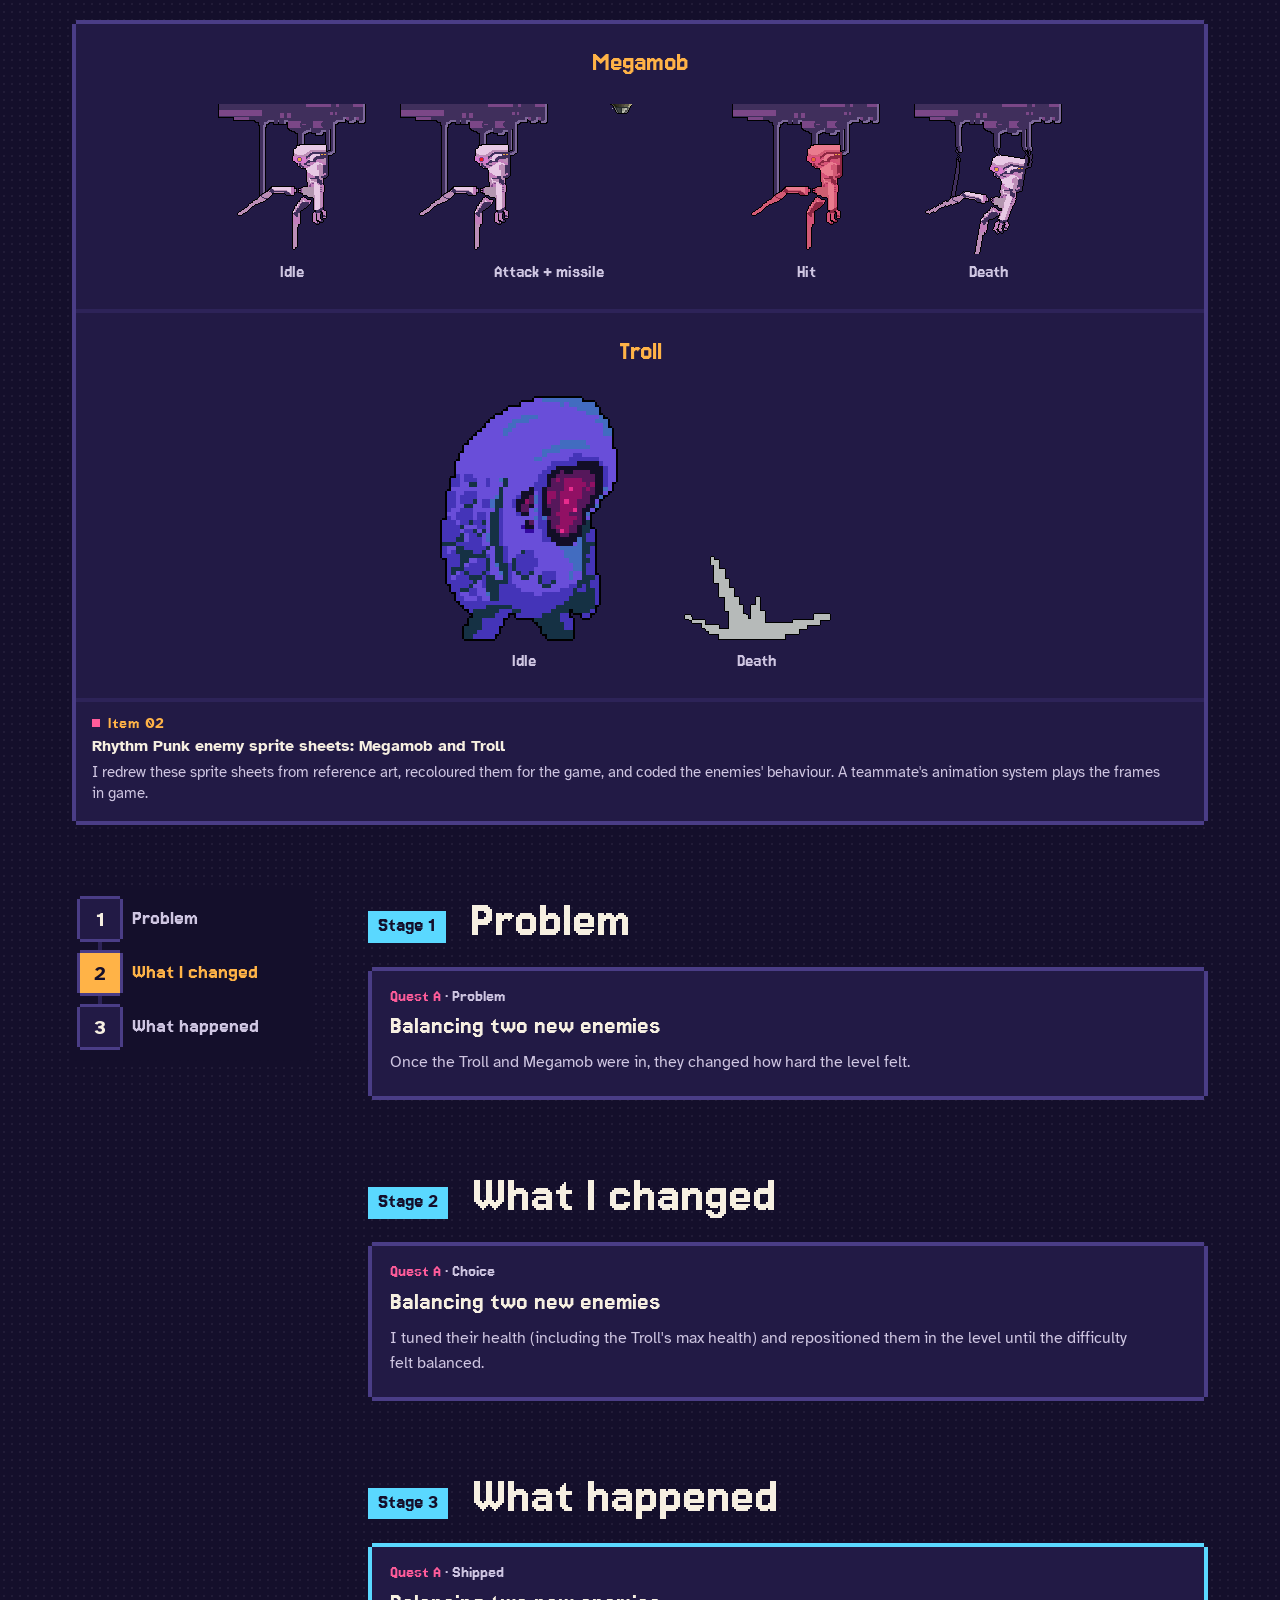
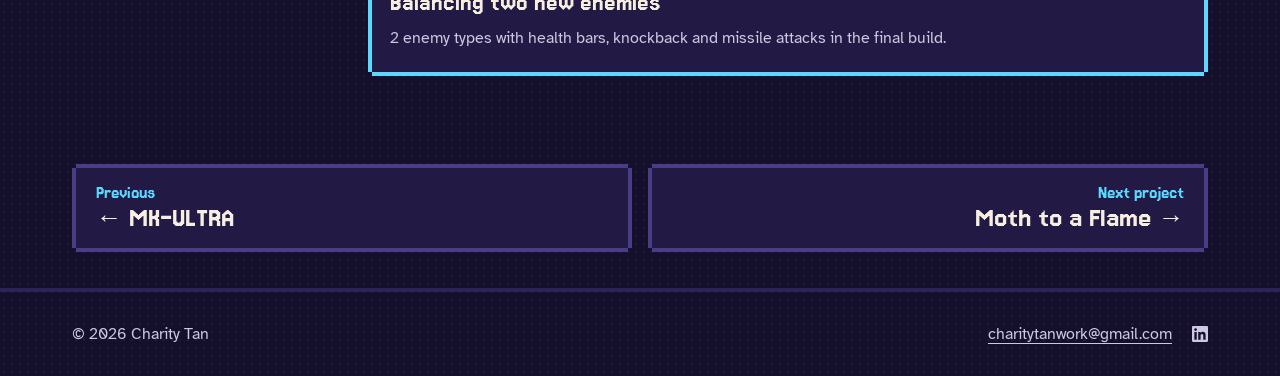
<file: work/rhythm-punk.html>
<!doctype html>
<html lang="en">
  <head>
    <meta charset="utf-8" />
    <meta name="viewport" content="width=device-width, initial-scale=1" />
    <title>Rhythm Punk | Charity Tan</title>
    <meta
      name="description"
      content="Rhythm Punk, a rhythm action game. Charity Tan implemented and balanced the Troll and Megamob enemies."
    />
    <meta property="og:type" content="article" />
    <meta property="og:title" content="Rhythm Punk | Charity Tan" />
    <meta
      property="og:description"
      content="Rhythm Punk, a rhythm action game. Charity Tan implemented and balanced the Troll and Megamob enemies."
    />
    <meta
      property="og:image"
      content="https://teaanohh.github.io/assets/rhythm/menu.jpg"
    />
    <meta
      property="og:url"
      content="https://teaanohh.github.io/work/rhythm-punk.html"
    />
    <meta name="theme-color" content="#140f2b" />
    <link rel="icon" href="../assets/favicon.svg" type="image/svg+xml" />
    <link rel="preconnect" href="https://fonts.googleapis.com" />
    <link rel="preconnect" href="https://fonts.gstatic.com" crossorigin />
    <link
      href="https://fonts.googleapis.com/css2?family=Atkinson+Hyperlegible:ital,wght@0,400;0,700;1,400&amp;family=Jersey+15&amp;display=swap"
      rel="stylesheet"
    />
    <link rel="stylesheet" href="../css/style.css" />
    <script src="../js/main.js"></script>
  </head>
  <body class="page-case">
    <a class="skip" href="#main">Skip to content</a>
    <header class="hud">
      <nav class="hud-in" aria-label="Main">
        <a class="brand" href="../" data-wipe="All work">Charity Tan</a>
        <ul>
          <li><a href="../#games" data-wipe="All work">Games</a></li>
          <li><a href="../#design" data-wipe="All work">Design</a></li>
          <li class="hide-sm">
            <a href="../#about" data-wipe="All work">About</a>
          </li>
          <li>
            <a
              href="../assets/CharityTan-Resume.pdf"
              target="_blank"
              rel="noopener"
              >Resume</a
            >
          </li>
        </ul>
      </nav>
      <div class="progress" aria-hidden="true"></div>
    </header>
    <main id="main" class="wrap case">
      <header class="case-hero">
        <a class="back" href="../#games" data-wipe="All work">← All work</a>
        <p class="eyebrow">Game</p>
        <h1>Rhythm Punk</h1>
        <p class="lede">A rhythm action game set in a pixel-art city.</p>
        <dl class="facts">
          <div>
            <dt>My role</dt>
            <dd>Gameplay Programmer</dd>
          </div>
          <div>
            <dt>Team</dt>
            <dd>5 people</dd>
          </div>
          <div>
            <dt>Built with</dt>
            <dd>C++, Alpha Engine</dd>
          </div>
          <div>
            <dt>Timeline</dt>
            <dd>Jan – Apr 2025</dd>
          </div>
        </dl>
      </header>

      <figure class="media pixel">
        <img
          src="../assets/rhythm/menu.jpg"
          alt="Rhythm Punk menu screen: a pixel-art city at sunset"
          width="1200"
          height="675"
          fetchpriority="high"
        />
        <figcaption class="cap">
          <span class="cap-no" aria-hidden="true"></span>
          <span class="cap-title">Rhythm Punk: menu screen</span>
        </figcaption>
      </figure>

      <section class="briefing" aria-labelledby="owned-title">
        <h2 id="owned-title">What I owned</h2>
        <p>
          I redrew the art for and coded 2 of the game's enemy types, each with
          a distinct threat:
        </p>
        <ul class="bullets">
          <li><strong>Troll:</strong> an enemy that knocks the player back.</li>
          <li><strong>Megamob:</strong> an enemy that fires missiles.</li>
        </ul>
        <p>
          I also built the enemy health bars and the game-over and game-complete
          screens.
        </p>
      </section>

      <figure class="sprites">
        <div class="sprite-stage">
          <p class="sprite-group-title">Megamob</p>
          <div>
            <div
              class="sprite megamob-idle"
              role="img"
              aria-label="Megamob idle animation"
            ></div>
            <p class="sprite-label">Idle</p>
          </div>
          <div>
            <div
              class="sprite-pair"
              role="img"
              aria-label="Megamob attack animation with its missile falling and exploding beside it"
            >
              <div class="sprite megamob-attack"></div>
              <div class="sprite megamob-missile"></div>
            </div>
            <p class="sprite-label">Attack + missile</p>
          </div>
          <div>
            <div
              class="sprite megamob-hurt"
              role="img"
              aria-label="Megamob being hit"
            ></div>
            <p class="sprite-label">Hit</p>
          </div>
          <div>
            <div
              class="sprite megamob-death"
              role="img"
              aria-label="Megamob death animation"
            ></div>
            <p class="sprite-label">Death</p>
          </div>
        </div>
        <div class="sprite-stage">
          <p class="sprite-group-title">Troll</p>
          <div>
            <div
              class="sprite troll-idle"
              role="img"
              aria-label="Troll idle animation"
            ></div>
            <p class="sprite-label">Idle</p>
          </div>
          <div>
            <div
              class="sprite troll-death"
              role="img"
              aria-label="Troll death animation"
            ></div>
            <p class="sprite-label">Death</p>
          </div>
        </div>
        <figcaption class="cap">
          <span class="cap-no" aria-hidden="true"></span>
          <span class="cap-title"
            >Rhythm Punk enemy sprite sheets: Megamob and Troll</span
          >
          <span class="cap-line"
            >I redrew these sprite sheets from reference art, recoloured them
            for the game, and coded the enemies' behaviour. A teammate's
            animation system plays the frames in game.</span
          >
        </figcaption>
      </figure>

      <div class="mission">
        <nav class="stages" aria-label="Case study stages">
          <ol>
            <li>
              <a href="#problem"
                ><span class="n">1</span><span class="s">Problem</span></a
              >
            </li>
            <li>
              <a href="#changed"
                ><span class="n">2</span
                ><span class="s">What I changed</span></a
              >
            </li>
            <li>
              <a href="#happened"
                ><span class="n">3</span><span class="s">What happened</span></a
              >
            </li>
          </ol>
        </nav>

        <div class="stage-list">
          <section class="stage" id="problem" aria-labelledby="st1">
            <h2 class="stage-title" id="st1">
              <span class="stage-no">Stage 1</span> Problem
            </h2>
            <div class="quests">
              <article class="quest solo">
                <p class="quest-tag">Quest A <span>· Problem</span></p>
                <h3 class="quest-title">Balancing two new enemies</h3>
                <p>
                  Once the Troll and Megamob were in, they changed how hard the
                  level felt.
                </p>
              </article>
            </div>
          </section>

          <section class="stage" id="changed" aria-labelledby="st2">
            <h2 class="stage-title" id="st2">
              <span class="stage-no">Stage 2</span> What I changed
            </h2>
            <div class="quests">
              <article class="quest solo">
                <p class="quest-tag">Quest A <span>· Choice</span></p>
                <h3 class="quest-title">Balancing two new enemies</h3>
                <p>
                  I tuned their health (including the Troll's max health) and
                  repositioned them in the level until the difficulty felt
                  balanced.
                </p>
              </article>
            </div>
          </section>

          <section class="stage" id="happened" aria-labelledby="st3">
            <h2 class="stage-title" id="st3">
              <span class="stage-no">Stage 3</span> What happened
            </h2>
            <div class="quests">
              <article class="quest solo cleared">
                <p class="quest-tag">Quest A <span>· Shipped</span></p>
                <h3 class="quest-title">Balancing two new enemies</h3>
                <p>
                  2 enemy types with health bars, knockback and missile attacks
                  in the final build.
                </p>
              </article>
            </div>
          </section>
        </div>
      </div>

      <nav class="next" aria-label="More projects">
        <a href="mk-ultra.html" data-wipe="MK-ULTRA"
          ><small>Previous</small><strong>← MK-ULTRA</strong></a
        >
        <a class="right" href="moth-to-a-flame.html" data-wipe="Moth to a Flame"
          ><small>Next project</small><strong>Moth to a Flame →</strong></a
        >
      </nav>
    </main>
    <footer class="foot">
      <div class="wrap">
        <span>© <span id="year">2026</span> Charity Tan</span>
        <span class="foot-links">
          <a href="mailto:charitytanwork@gmail.com">charitytanwork@gmail.com</a>
          <a
            class="foot-mark"
            href="https://www.linkedin.com/in/charity-tan/"
            target="_blank"
            rel="noopener"
            aria-label="Charity Tan on LinkedIn"
          >
            <svg
              class="mark"
              width="16"
              height="16"
              viewBox="0 0 24 24"
              aria-hidden="true"
            >
              <path
                fill="currentColor"
                fill-rule="evenodd"
                d="M20.447 20.452h-3.554v-5.569c0-1.328-.027-3.037-1.852-3.037-1.853 0-2.136 1.445-2.136 2.939v5.667H9.351V9h3.414v1.561h.046c.477-.9 1.637-1.85 3.37-1.85 3.601 0 4.267 2.37 4.267 5.455v6.286zM5.337 7.433c-1.144 0-2.063-.926-2.063-2.065 0-1.138.92-2.063 2.063-2.063 1.14 0 2.064.925 2.064 2.063 0 1.139-.925 2.065-2.064 2.065zm1.782 13.019H3.555V9h3.564v11.452zM22.225 0H1.771C.792 0 0 .774 0 1.729v20.542C0 23.227.792 24 1.771 24h20.451C23.2 24 24 23.227 24 22.271V1.729C24 .774 23.2 0 22.222 0h.003z"
              />
            </svg>
          </a>
        </span>
      </div>
    </footer>
  </body>
</html>
</file>
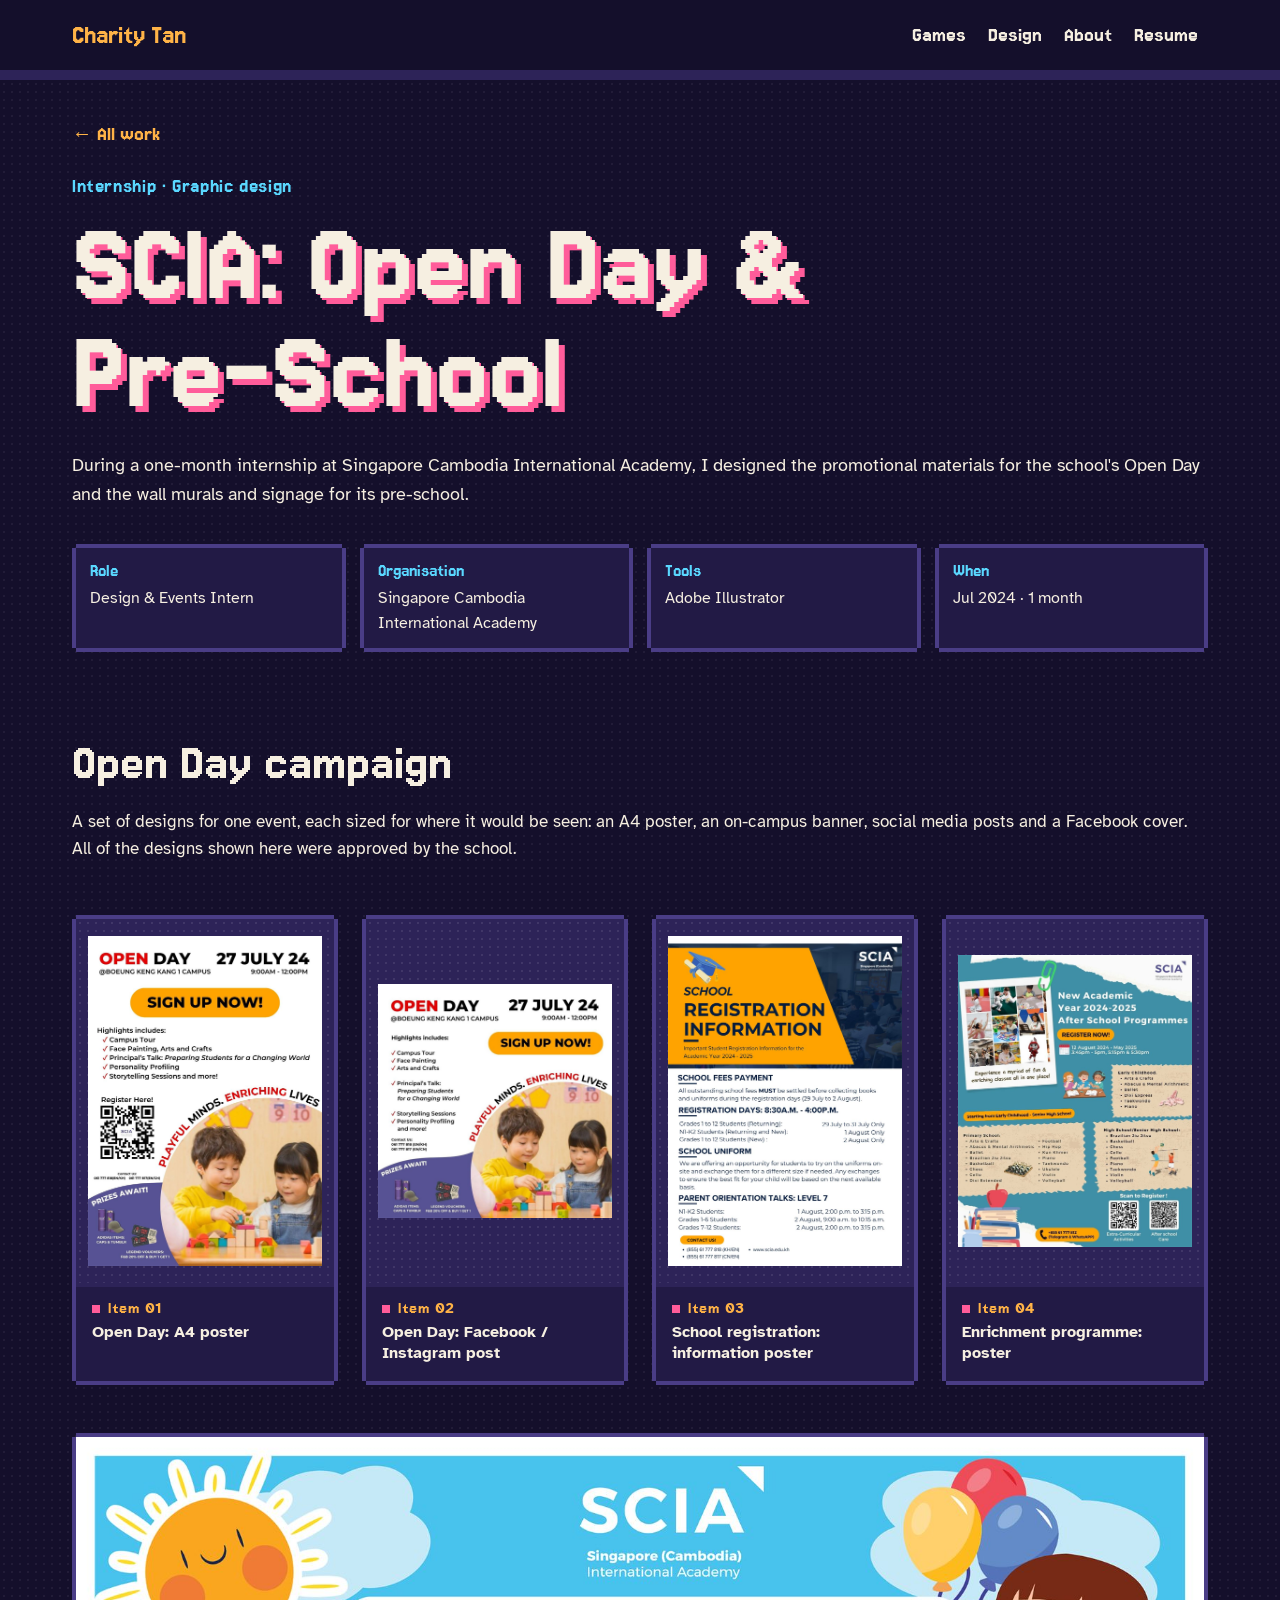
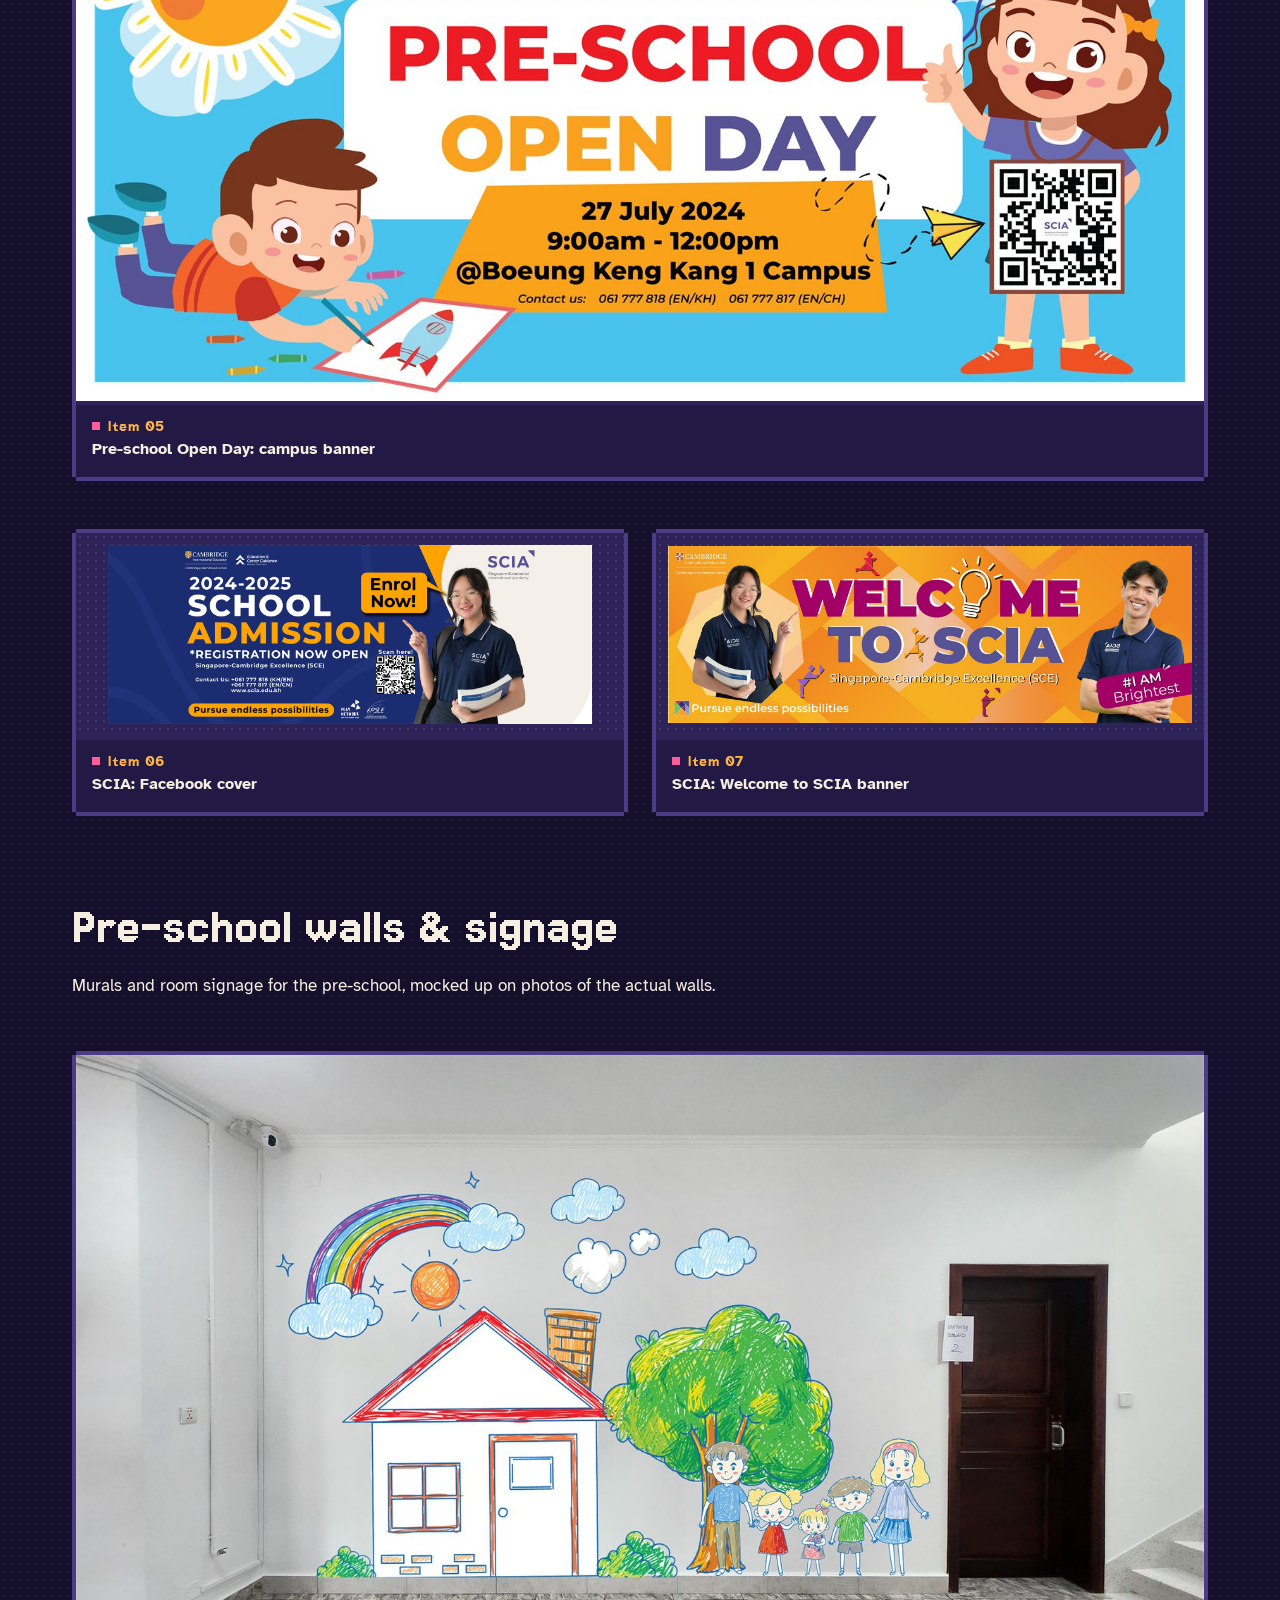
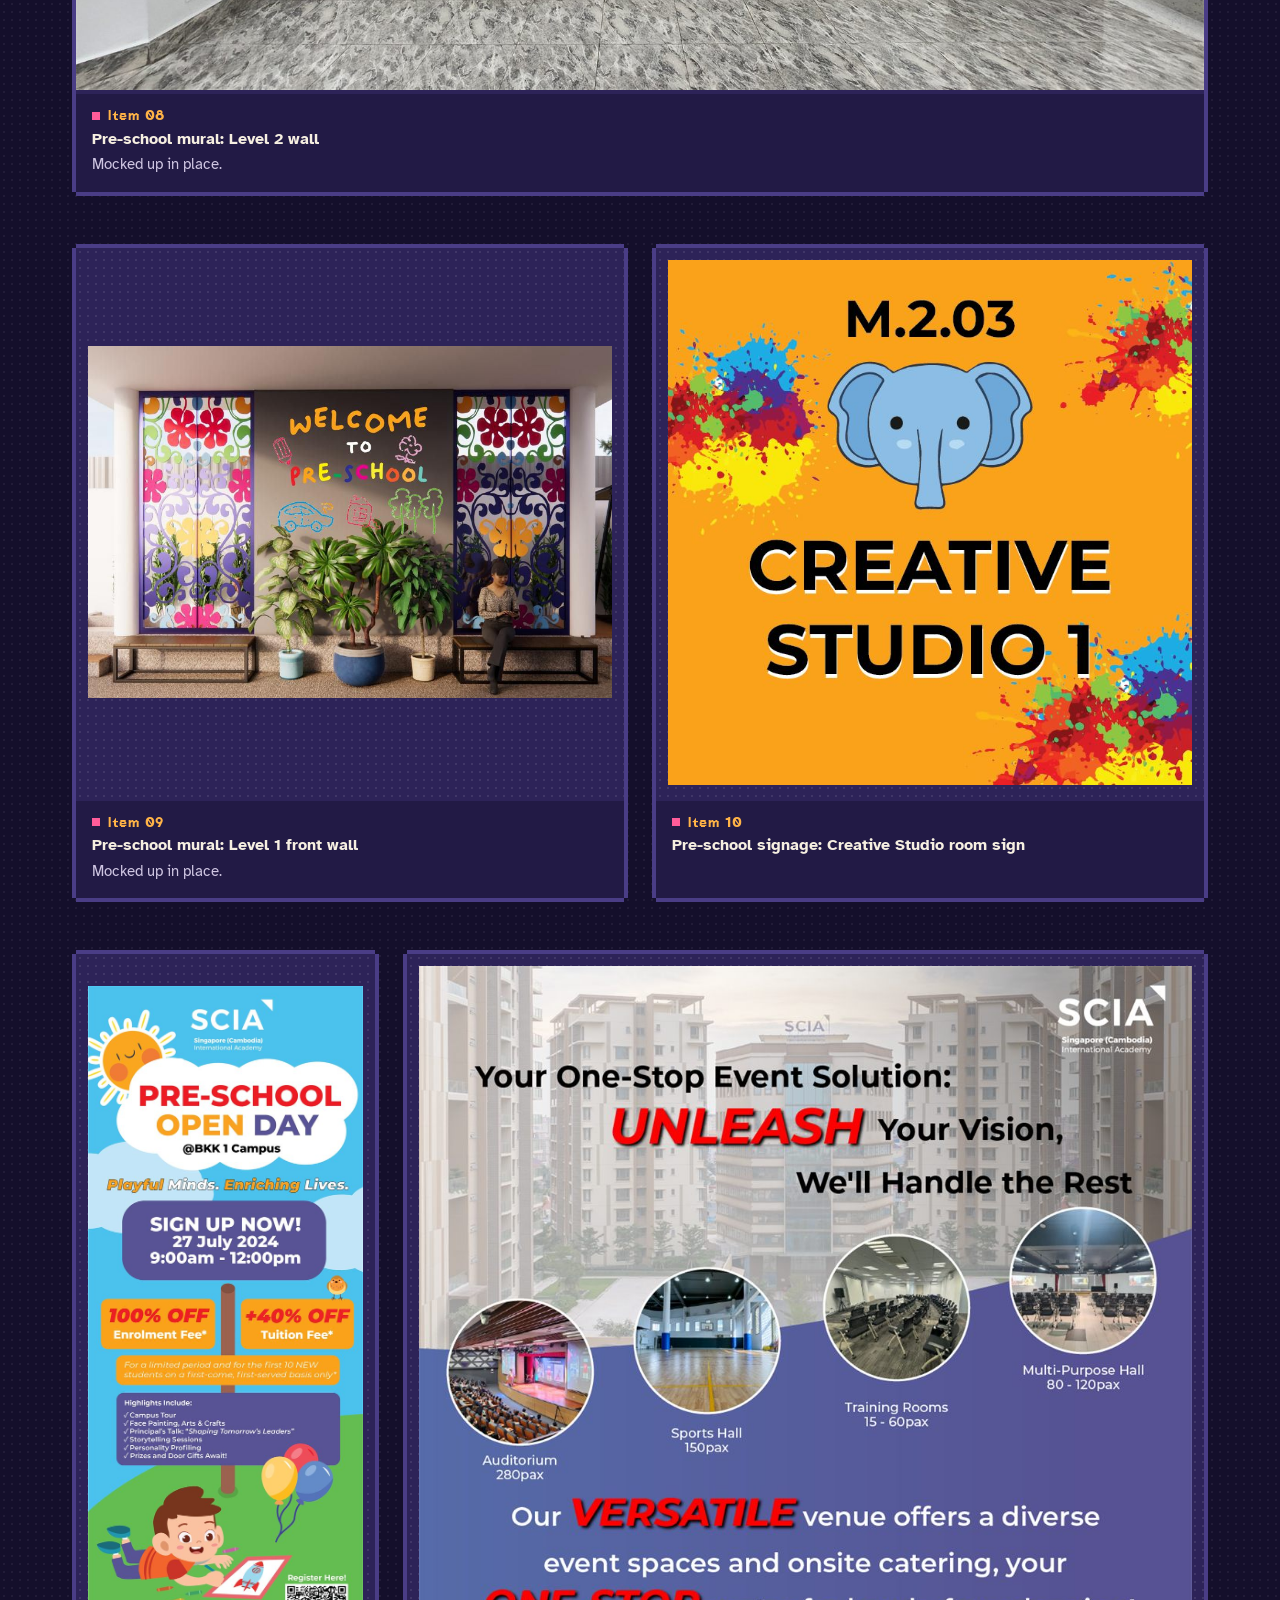
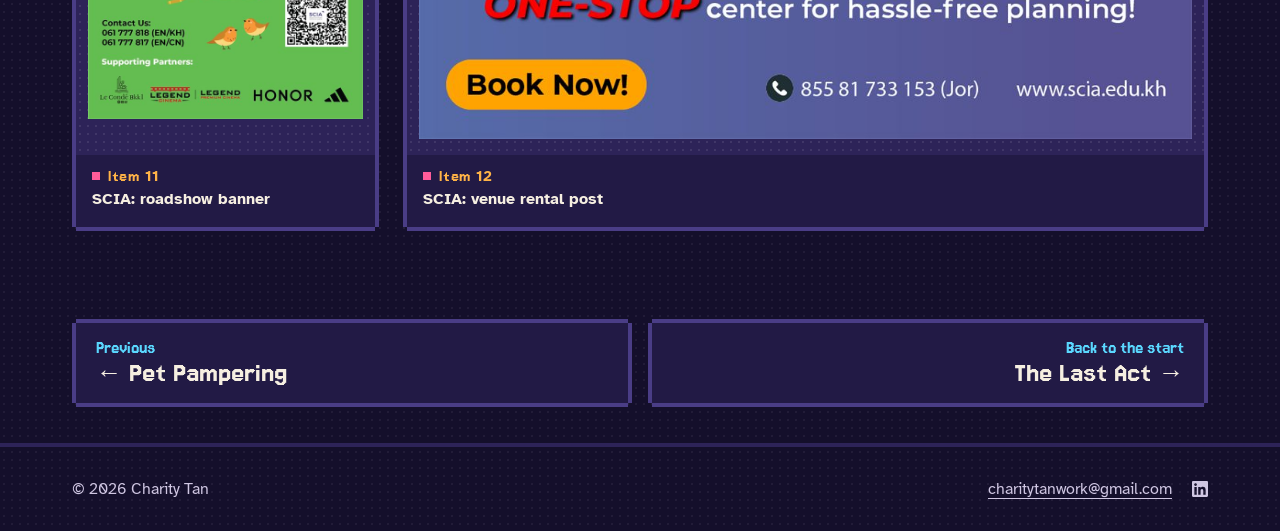
<file: work/scia.html>
<!doctype html>
<html lang="en">
  <head>
    <meta charset="utf-8" />
    <meta name="viewport" content="width=device-width, initial-scale=1" />
    <title>SCIA Open Day &amp; Pre-School Design | Charity Tan</title>
    <meta
      name="description"
      content="Graphic design from Charity Tan&#x27;s internship at Singapore Cambodia International Academy: Open Day posters and banners, social media graphics and pre-school wall murals."
    />
    <meta property="og:type" content="article" />
    <meta
      property="og:title"
      content="SCIA Open Day &amp; Pre-School Design | Charity Tan"
    />
    <meta
      property="og:description"
      content="Graphic design from Charity Tan&#x27;s internship at Singapore Cambodia International Academy: Open Day posters and banners, social media graphics and pre-school wall murals."
    />
    <meta
      property="og:image"
      content="https://teaanohh.github.io/assets/scia/wall-l2.jpg"
    />
    <meta
      property="og:url"
      content="https://teaanohh.github.io/work/scia.html"
    />
    <meta name="theme-color" content="#140f2b" />
    <link rel="icon" href="../assets/favicon.svg" type="image/svg+xml" />
    <link rel="preconnect" href="https://fonts.googleapis.com" />
    <link rel="preconnect" href="https://fonts.gstatic.com" crossorigin />
    <link
      href="https://fonts.googleapis.com/css2?family=Atkinson+Hyperlegible:ital,wght@0,400;0,700;1,400&amp;family=Jersey+15&amp;display=swap"
      rel="stylesheet"
    />
    <link rel="stylesheet" href="../css/style.css" />
    <script src="../js/main.js"></script>
  </head>
  <body class="page-case">
    <a class="skip" href="#main">Skip to content</a>
    <header class="hud">
      <nav class="hud-in" aria-label="Main">
        <a class="brand" href="../" data-wipe="All work">Charity Tan</a>
        <ul>
          <li><a href="../#games" data-wipe="All work">Games</a></li>
          <li><a href="../#design" data-wipe="All work">Design</a></li>
          <li class="hide-sm">
            <a href="../#about" data-wipe="All work">About</a>
          </li>
          <li>
            <a
              href="../assets/CharityTan-Resume.pdf"
              target="_blank"
              rel="noopener"
              >Resume</a
            >
          </li>
        </ul>
      </nav>
      <div class="progress" aria-hidden="true"></div>
    </header>
    <main id="main" class="wrap case">
      <header class="case-hero">
        <a class="back" href="../#design" data-wipe="All work">← All work</a>
        <p class="eyebrow">Internship · Graphic design</p>
        <h1>SCIA: Open Day &amp; <span class="nobr">Pre-School</span></h1>
        <p class="lede">
          During a one-month internship at Singapore Cambodia International
          Academy, I designed the promotional materials for the school's Open
          Day and the wall murals and signage for its pre-school.
        </p>
        <dl class="facts">
          <div>
            <dt>Role</dt>
            <dd>Design &amp; Events Intern</dd>
          </div>
          <div>
            <dt>Organisation</dt>
            <dd>Singapore Cambodia International Academy</dd>
          </div>
          <div>
            <dt>Tools</dt>
            <dd>Adobe Illustrator</dd>
          </div>
          <div>
            <dt>When</dt>
            <dd>Jul 2024 · 1 month</dd>
          </div>
        </dl>
      </header>

      <section aria-labelledby="openday-title">
        <div class="briefing">
          <h2 id="openday-title">Open Day campaign</h2>
          <p>
            A set of designs for one event, each sized for where it would be
            seen: an A4 poster, an on-campus banner, social media posts and a
            Facebook cover. All of the designs shown here were approved by the
            school.
          </p>
        </div>

        <div class="gallery" style="--slot: 1000 / 1414">
          <figure>
            <img
              src="../assets/scia/open-day-poster.jpg"
              alt="A4 Open Day poster with highlights, QR code and prizes"
              loading="lazy"
              width="1000"
              height="1414"
            />
            <figcaption class="cap">
              <span class="cap-no" aria-hidden="true"></span>
              <span class="cap-title">Open Day: A4 poster</span>
            </figcaption>
          </figure>
          <figure>
            <img
              src="../assets/scia/fbig-post.jpg"
              alt="Open Day social media post"
              loading="lazy"
              width="1000"
              height="1000"
            />
            <figcaption class="cap">
              <span class="cap-no" aria-hidden="true"></span>
              <span class="cap-title">Open Day: Facebook / Instagram post</span>
            </figcaption>
          </figure>
          <figure>
            <img
              src="../assets/scia/registration.jpg"
              alt="School registration information poster"
              loading="lazy"
              width="1000"
              height="1414"
            />
            <figcaption class="cap">
              <span class="cap-no" aria-hidden="true"></span>
              <span class="cap-title"
                >School registration: information poster</span
              >
            </figcaption>
          </figure>
          <figure>
            <img
              src="../assets/scia/enrichment.jpg"
              alt="Enrichment programme poster"
              loading="lazy"
              width="1000"
              height="1250"
            />
            <figcaption class="cap">
              <span class="cap-no" aria-hidden="true"></span>
              <span class="cap-title">Enrichment programme: poster</span>
            </figcaption>
          </figure>
        </div>

        <figure class="media">
          <img
            src="../assets/scia/campus-banner.jpg"
            alt="Pre-school Open Day campus banner"
            loading="lazy"
            width="1600"
            height="800"
          />
          <figcaption class="cap">
            <span class="cap-no" aria-hidden="true"></span>
            <span class="cap-title">Pre-school Open Day: campus banner</span>
          </figcaption>
        </figure>

        <div class="two-up" style="--slot: 1600 / 592">
          <figure class="media">
            <img
              src="../assets/scia/fb-cover.jpg"
              alt="SCIA Facebook cover"
              loading="lazy"
              width="1600"
              height="592"
            />
            <figcaption class="cap">
              <span class="cap-no" aria-hidden="true"></span>
              <span class="cap-title">SCIA: Facebook cover</span>
            </figcaption>
          </figure>
          <figure class="media">
            <img
              src="../assets/scia/welcome-banner.jpg"
              alt="Welcome to SCIA banner"
              loading="lazy"
              width="1800"
              height="608"
            />
            <figcaption class="cap">
              <span class="cap-no" aria-hidden="true"></span>
              <span class="cap-title">SCIA: Welcome to SCIA banner</span>
            </figcaption>
          </figure>
        </div>
      </section>

      <section aria-labelledby="walls-title">
        <div class="briefing">
          <h2 id="walls-title">
            <span class="nobr">Pre-school</span> walls &amp; signage
          </h2>
          <p>
            Murals and room signage for the pre-school, mocked up on photos of
            the actual walls.
          </p>
        </div>

        <figure class="media">
          <img
            src="../assets/scia/wall-l2.jpg"
            alt="Crayon-style mural of a house, tree, rainbow and family, mocked up on a pre-school wall"
            loading="lazy"
            width="1600"
            height="901"
          />
          <figcaption class="cap">
            <span class="cap-no" aria-hidden="true"></span>
            <span class="cap-title">Pre-school mural: Level 2 wall</span>
            <span class="cap-line">Mocked up in place.</span>
          </figcaption>
        </figure>

        <div class="two-up" style="--slot: 709 / 710">
          <figure class="media">
            <img
              src="../assets/scia/wall-l1.jpg"
              alt="Level 1 front wall mockup"
              loading="lazy"
              width="888"
              height="597"
            />
            <figcaption class="cap">
              <span class="cap-no" aria-hidden="true"></span>
              <span class="cap-title"
                >Pre-school mural: Level 1 front wall</span
              >
              <span class="cap-line">Mocked up in place.</span>
            </figcaption>
          </figure>
          <figure class="media">
            <img
              src="../assets/scia/signage.jpg"
              alt="Creative Studio room sign"
              loading="lazy"
              width="709"
              height="710"
            />
            <figcaption class="cap">
              <span class="cap-no" aria-hidden="true"></span>
              <span class="cap-title"
                >Pre-school signage: Creative Studio room sign</span
              >
            </figcaption>
          </figure>
        </div>

        <div
          class="gallery mixed"
          style="--slot: 600 / 1599; --cols: 600fr 1599fr"
        >
          <figure>
            <img
              src="../assets/scia/roadshow.jpg"
              alt="SCIA roadshow banner"
              loading="lazy"
              width="600"
              height="1599"
            />
            <figcaption class="cap">
              <span class="cap-no" aria-hidden="true"></span>
              <span class="cap-title">SCIA: roadshow banner</span>
            </figcaption>
          </figure>
          <figure style="--slot: 1000 / 1000">
            <img
              src="../assets/scia/venue-rental.jpg"
              alt="Venue rental social media post"
              loading="lazy"
              width="1000"
              height="1000"
            />
            <figcaption class="cap">
              <span class="cap-no" aria-hidden="true"></span>
              <span class="cap-title">SCIA: venue rental post</span>
            </figcaption>
          </figure>
        </div>
      </section>

      <nav class="next" aria-label="More projects">
        <a href="pet-pampering.html" data-wipe="Pet Pampering"
          ><small>Previous</small><strong>← Pet Pampering</strong></a
        >
        <a class="right" href="the-last-act.html" data-wipe="The Last Act"
          ><small>Back to the start</small><strong>The Last Act →</strong></a
        >
      </nav>
    </main>
    <footer class="foot">
      <div class="wrap">
        <span>© <span id="year">2026</span> Charity Tan</span>
        <span class="foot-links">
          <a href="mailto:charitytanwork@gmail.com">charitytanwork@gmail.com</a>
          <a
            class="foot-mark"
            href="https://www.linkedin.com/in/charity-tan/"
            target="_blank"
            rel="noopener"
            aria-label="Charity Tan on LinkedIn"
          >
            <svg
              class="mark"
              width="16"
              height="16"
              viewBox="0 0 24 24"
              aria-hidden="true"
            >
              <path
                fill="currentColor"
                fill-rule="evenodd"
                d="M20.447 20.452h-3.554v-5.569c0-1.328-.027-3.037-1.852-3.037-1.853 0-2.136 1.445-2.136 2.939v5.667H9.351V9h3.414v1.561h.046c.477-.9 1.637-1.85 3.37-1.85 3.601 0 4.267 2.37 4.267 5.455v6.286zM5.337 7.433c-1.144 0-2.063-.926-2.063-2.065 0-1.138.92-2.063 2.063-2.063 1.14 0 2.064.925 2.064 2.063 0 1.139-.925 2.065-2.064 2.065zm1.782 13.019H3.555V9h3.564v11.452zM22.225 0H1.771C.792 0 0 .774 0 1.729v20.542C0 23.227.792 24 1.771 24h20.451C23.2 24 24 23.227 24 22.271V1.729C24 .774 23.2 0 22.222 0h.003z"
              />
            </svg>
          </a>
        </span>
      </div>
    </footer>
  </body>
</html>
</file>
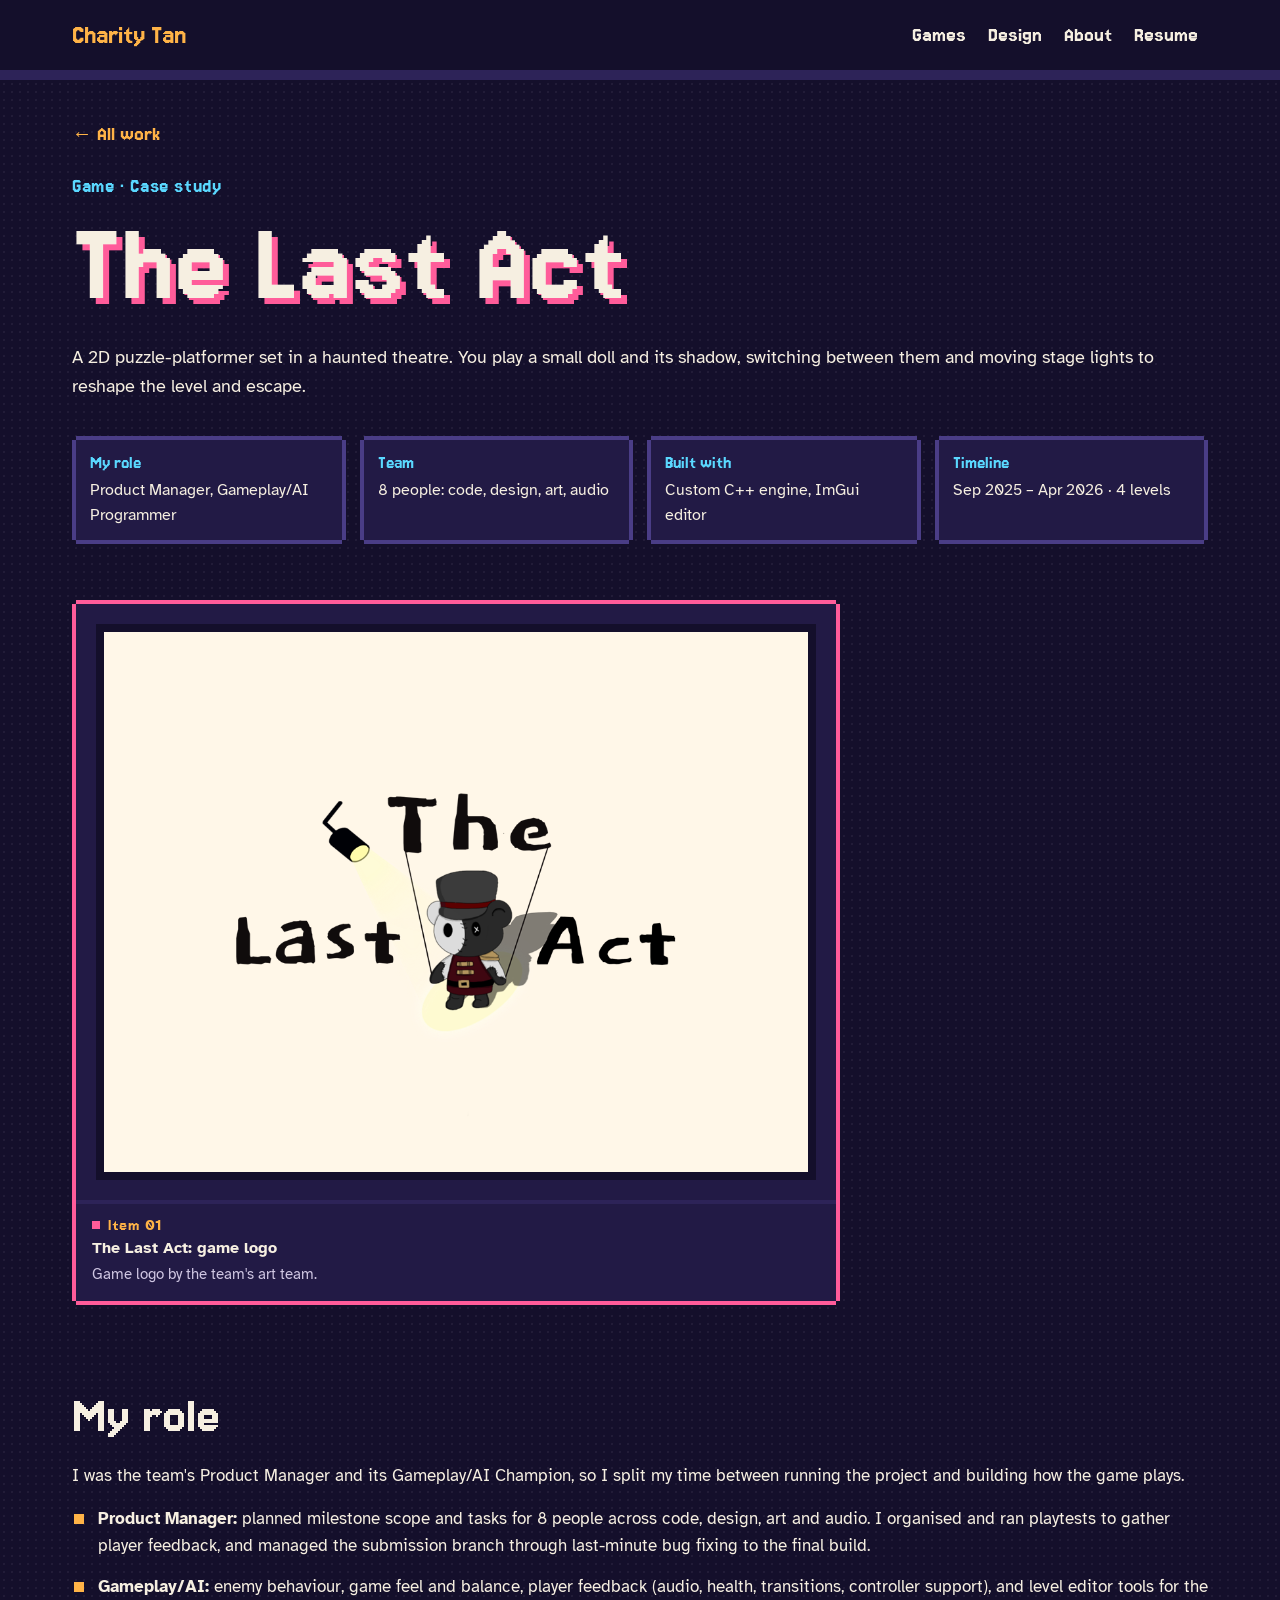
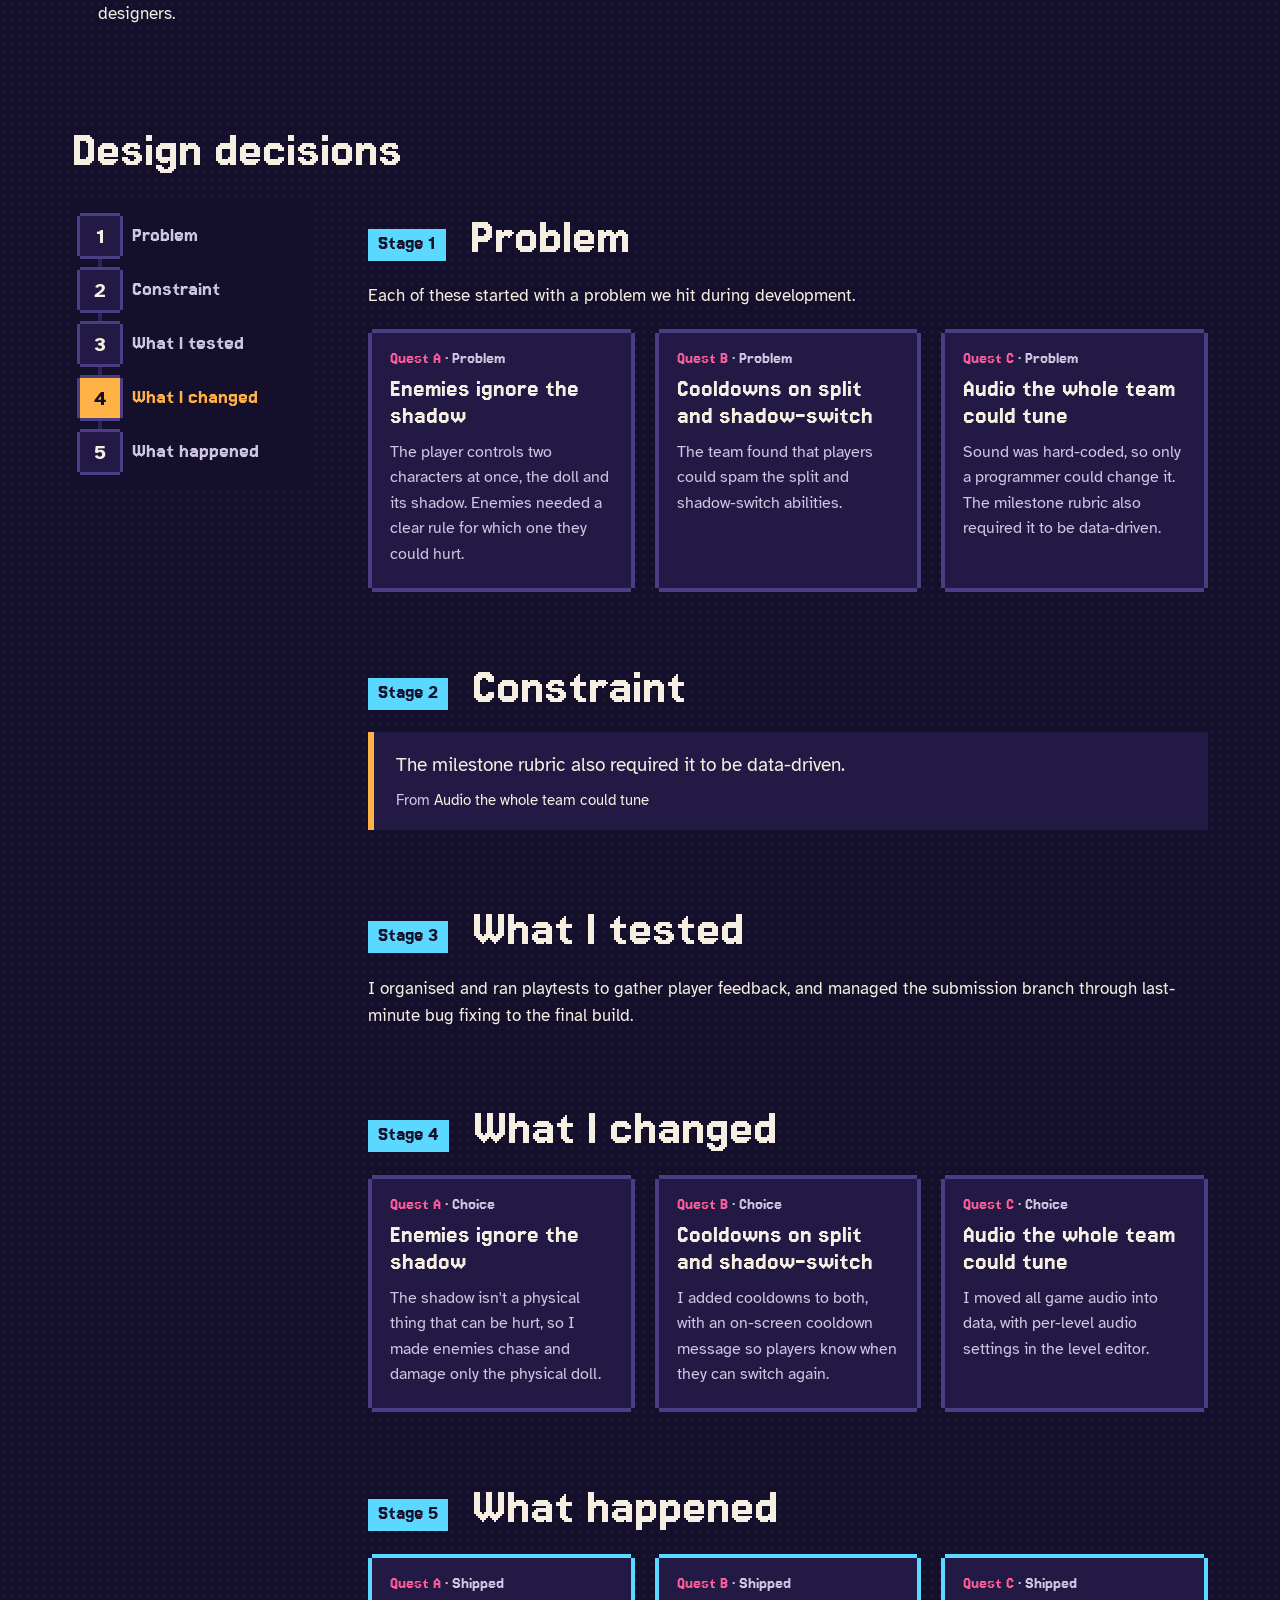
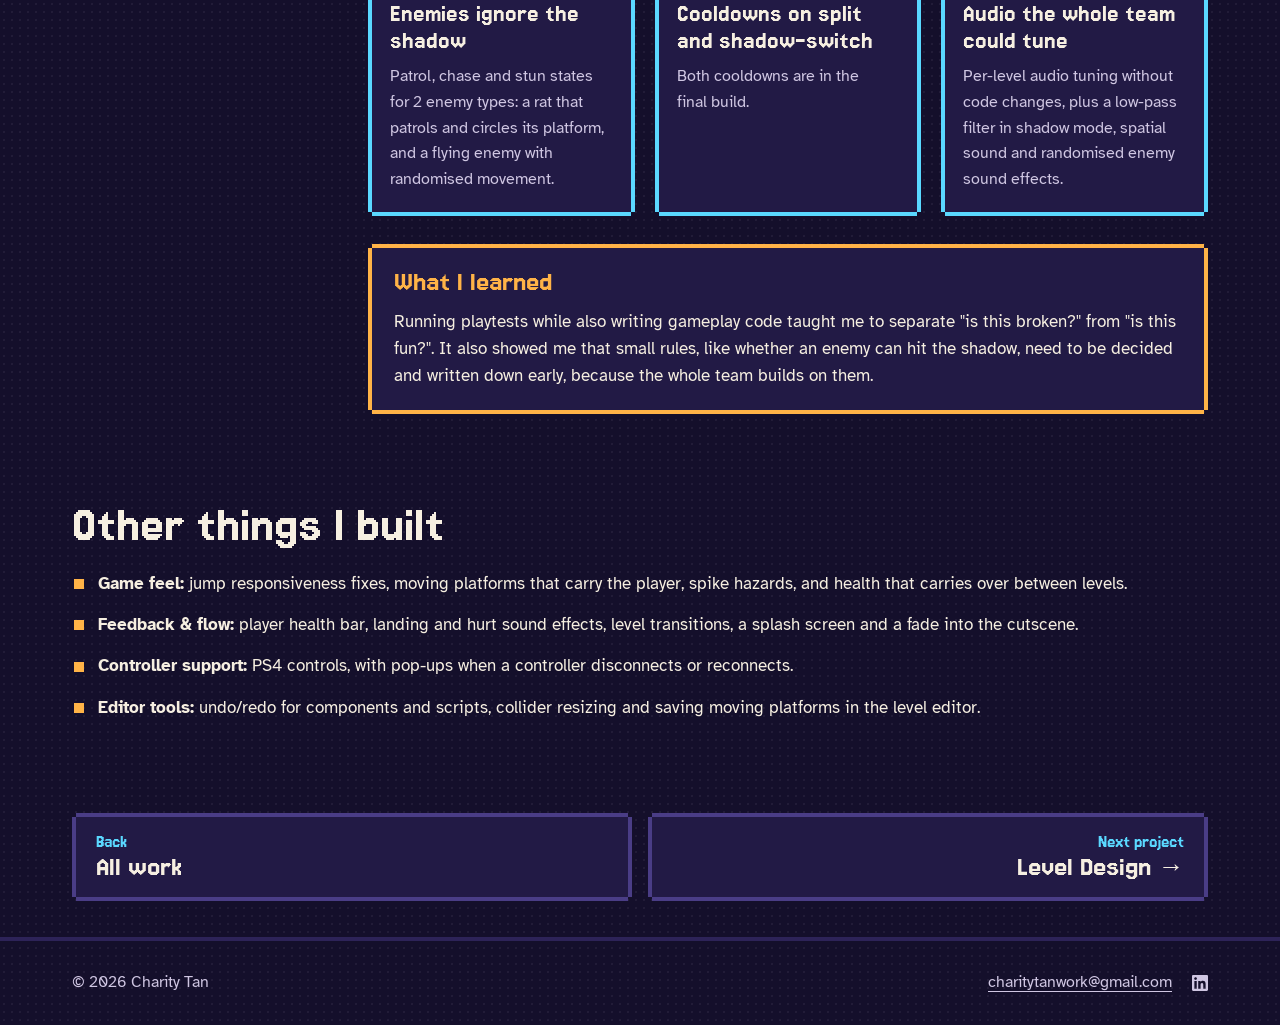
<file: work/the-last-act.html>
<!doctype html>
<html lang="en">
  <head>
    <meta charset="utf-8" />
    <meta name="viewport" content="width=device-width, initial-scale=1" />
    <title>The Last Act | Charity Tan</title>
    <meta
      name="description"
      content="Case study: The Last Act, a 2D light-and-shadow puzzle-platformer. Charity Tan was Product Manager and Gameplay/AI Programmer on a team of 8."
    />
    <meta property="og:type" content="article" />
    <meta property="og:title" content="The Last Act | Charity Tan" />
    <meta
      property="og:description"
      content="Case study: The Last Act, a 2D light-and-shadow puzzle-platformer. Charity Tan was Product Manager and Gameplay/AI Programmer on a team of 8."
    />
    <meta
      property="og:image"
      content="https://teaanohh.github.io/assets/lastact/logo.png"
    />
    <meta
      property="og:url"
      content="https://teaanohh.github.io/work/the-last-act.html"
    />
    <meta name="theme-color" content="#140f2b" />
    <link rel="icon" href="../assets/favicon.svg" type="image/svg+xml" />
    <link rel="preconnect" href="https://fonts.googleapis.com" />
    <link rel="preconnect" href="https://fonts.gstatic.com" crossorigin />
    <link
      href="https://fonts.googleapis.com/css2?family=Atkinson+Hyperlegible:ital,wght@0,400;0,700;1,400&amp;family=Jersey+15&amp;display=swap"
      rel="stylesheet"
    />
    <link rel="stylesheet" href="../css/style.css" />
    <script src="../js/main.js"></script>
  </head>
  <body class="page-case">
    <a class="skip" href="#main">Skip to content</a>

    <header class="hud">
      <nav class="hud-in" aria-label="Main">
        <a class="brand" href="../" data-wipe="All work">Charity Tan</a>
        <ul>
          <li><a href="../#games" data-wipe="All work">Games</a></li>
          <li><a href="../#design" data-wipe="All work">Design</a></li>
          <li class="hide-sm">
            <a href="../#about" data-wipe="All work">About</a>
          </li>
          <li>
            <a
              href="../assets/CharityTan-Resume.pdf"
              target="_blank"
              rel="noopener"
              >Resume</a
            >
          </li>
        </ul>
      </nav>
      <div class="progress" aria-hidden="true"></div>
    </header>

    <main id="main" class="wrap case">
      <header class="case-hero">
        <a class="back" href="../#games" data-wipe="All work">← All work</a>
        <p class="eyebrow">Game · Case study</p>
        <h1>The Last Act</h1>
        <p class="lede">
          A 2D puzzle-platformer set in a haunted theatre. You play a small doll
          and its shadow, switching between them and moving stage lights to
          reshape the level and escape.
        </p>
        <dl class="facts">
          <div>
            <dt>My role</dt>
            <dd>Product Manager, Gameplay/AI Programmer</dd>
          </div>
          <div>
            <dt>Team</dt>
            <dd>8 people: code, design, art, audio</dd>
          </div>
          <div>
            <dt>Built with</dt>
            <dd>Custom C++ engine, ImGui editor</dd>
          </div>
          <div>
            <dt>Timeline</dt>
            <dd>Sep 2025 – Apr 2026 · 4 levels</dd>
          </div>
        </dl>
      </header>

      <!-- TODO (1): your own 60–90s clip of the systems you built.
       Save it as assets/video/the-last-act-clip.mp4 (under 100 MB), then
       delete the logo <figure> below and remove these comment markers:
  <figure class="media dark">
    <video controls preload="none" playsinline poster="../assets/video/the-last-act-clip.jpg">
      <source src="../assets/video/the-last-act-clip.mp4" type="video/mp4">
    </video>
    <figcaption style="padding:10px 12px">My gameplay systems: enemy AI, shadow-switch cooldowns, shadow-mode audio, controller support</figcaption>
  </figure>
  -->
      <figure class="screen">
        <div class="screen-glass">
          <img
            src="../assets/lastact/logo.png"
            alt="The Last Act logo: a puppet bear on strings, lit by a stage spotlight"
            width="700"
            height="700"
            fetchpriority="high"
          />
        </div>
        <figcaption class="cap">
          <span class="cap-no" aria-hidden="true"></span>
          <span class="cap-title">The Last Act: game logo</span>
          <span class="cap-line">Game logo by the team's art team.</span>
        </figcaption>
      </figure>

      <section class="briefing" aria-labelledby="role-title">
        <h2 id="role-title">My role</h2>
        <p>
          I was the team's Product Manager and its Gameplay/AI Champion, so I
          split my time between running the project and building how the game
          plays.
        </p>
        <ul class="bullets">
          <li>
            <strong>Product Manager:</strong> planned milestone scope and tasks
            for 8 people across code, design, art and audio. I organised and ran
            playtests to gather player feedback, and managed the submission
            branch through last-minute bug fixing to the final build.
          </li>
          <li>
            <strong>Gameplay/AI:</strong> enemy behaviour, game feel and
            balance, player feedback (audio, health, transitions, controller
            support), and level editor tools for the designers.
          </li>
        </ul>
      </section>

      <h2 class="decisions-title" id="decisions">Design decisions</h2>
      <div class="mission">
        <nav class="stages" aria-label="Case study stages">
          <ol>
            <li>
              <a href="#problem"
                ><span class="n">1</span><span class="s">Problem</span></a
              >
            </li>
            <li>
              <a href="#constraint"
                ><span class="n">2</span><span class="s">Constraint</span></a
              >
            </li>
            <li>
              <a href="#tested"
                ><span class="n">3</span><span class="s">What I tested</span></a
              >
            </li>
            <li>
              <a href="#changed"
                ><span class="n">4</span
                ><span class="s">What I changed</span></a
              >
            </li>
            <li>
              <a href="#happened"
                ><span class="n">5</span><span class="s">What happened</span></a
              >
            </li>
          </ol>
        </nav>

        <div class="stage-list">
          <section class="stage" id="problem" aria-labelledby="st1">
            <h3 class="stage-title" id="st1">
              <span class="stage-no">Stage 1</span> Problem
            </h3>
            <p>
              Each of these started with a problem we hit during development.
            </p>
            <div class="quests three">
              <article class="quest">
                <p class="quest-tag">Quest A <span>· Problem</span></p>
                <h4 class="quest-title">Enemies ignore the shadow</h4>
                <p>
                  The player controls two characters at once, the doll and its
                  shadow. Enemies needed a clear rule for which one they could
                  hurt.
                </p>
              </article>
              <article class="quest">
                <p class="quest-tag">Quest B <span>· Problem</span></p>
                <h4 class="quest-title">
                  Cooldowns on split and <span class="nobr">shadow-switch</span>
                </h4>
                <p>
                  The team found that players could spam the split and
                  shadow-switch abilities.
                </p>
              </article>
              <article class="quest">
                <p class="quest-tag">Quest C <span>· Problem</span></p>
                <h4 class="quest-title">Audio the whole team could tune</h4>
                <p>
                  Sound was hard-coded, so only a programmer could change it.
                  The milestone rubric also required it to be data-driven.
                </p>
              </article>
            </div>
          </section>

          <section class="stage" id="constraint" aria-labelledby="st2">
            <h3 class="stage-title" id="st2">
              <span class="stage-no">Stage 2</span> Constraint
            </h3>
            <blockquote class="quote">
              <p>The milestone rubric also required it to be data-driven.</p>
              <footer>From <cite>Audio the whole team could tune</cite></footer>
            </blockquote>
          </section>

          <section class="stage" id="tested" aria-labelledby="st3">
            <h3 class="stage-title" id="st3">
              <span class="stage-no">Stage 3</span> What I tested
            </h3>
            <p>
              I organised and ran playtests to gather player feedback, and
              managed the submission branch through last-minute bug fixing to
              the final build.
            </p>
          </section>

          <section class="stage" id="changed" aria-labelledby="st4">
            <h3 class="stage-title" id="st4">
              <span class="stage-no">Stage 4</span> What I changed
            </h3>
            <div class="quests three">
              <article class="quest">
                <p class="quest-tag">Quest A <span>· Choice</span></p>
                <h4 class="quest-title">Enemies ignore the shadow</h4>
                <p>
                  The shadow isn't a physical thing that can be hurt, so I made
                  enemies chase and damage only the physical doll.
                </p>
              </article>
              <article class="quest">
                <p class="quest-tag">Quest B <span>· Choice</span></p>
                <h4 class="quest-title">
                  Cooldowns on split and <span class="nobr">shadow-switch</span>
                </h4>
                <p>
                  I added cooldowns to both, with an on-screen cooldown message
                  so players know when they can switch again.
                </p>
              </article>
              <article class="quest">
                <p class="quest-tag">Quest C <span>· Choice</span></p>
                <h4 class="quest-title">Audio the whole team could tune</h4>
                <p>
                  I moved all game audio into data, with per-level audio
                  settings in the level editor.
                </p>
              </article>
            </div>
          </section>

          <section class="stage" id="happened" aria-labelledby="st5">
            <h3 class="stage-title" id="st5">
              <span class="stage-no">Stage 5</span> What happened
            </h3>
            <div class="quests three">
              <article class="quest cleared">
                <p class="quest-tag">Quest A <span>· Shipped</span></p>
                <h4 class="quest-title">Enemies ignore the shadow</h4>
                <p>
                  Patrol, chase and stun states for 2 enemy types: a rat that
                  patrols and circles its platform, and a flying enemy with
                  randomised movement.
                </p>
              </article>
              <article class="quest cleared">
                <p class="quest-tag">Quest B <span>· Shipped</span></p>
                <h4 class="quest-title">
                  Cooldowns on split and <span class="nobr">shadow-switch</span>
                </h4>
                <p>Both cooldowns are in the final build.</p>
              </article>
              <article class="quest cleared">
                <p class="quest-tag">Quest C <span>· Shipped</span></p>
                <h4 class="quest-title">Audio the whole team could tune</h4>
                <p>
                  Per-level audio tuning without code changes, plus a low-pass
                  filter in shadow mode, spatial sound and randomised enemy
                  sound effects.
                </p>
              </article>
            </div>
            <div class="learned">
              <h4 class="learned-title">What I learned</h4>
              <p>
                Running playtests while also writing gameplay code taught me to
                separate "is this broken?" from "is this fun?". It also showed
                me that small rules, like whether an enemy can hit the shadow,
                need to be decided and written down early, because the whole
                team builds on them.
              </p>
            </div>
          </section>
        </div>
      </div>

      <section class="briefing" aria-labelledby="built-title">
        <h2 id="built-title">Other things I built</h2>
        <ul class="bullets">
          <li>
            <strong>Game feel:</strong> jump responsiveness fixes, moving
            platforms that carry the player, spike hazards, and health that
            carries over between levels.
          </li>
          <li>
            <strong>Feedback &amp; flow:</strong> player health bar, landing and
            hurt sound effects, level transitions, a splash screen and a fade
            into the cutscene.
          </li>
          <li>
            <strong>Controller support:</strong> PS4 controls, with pop-ups when
            a controller disconnects or reconnects.
          </li>
          <li>
            <strong>Editor tools:</strong> undo/redo for components and scripts,
            collider resizing and saving moving platforms in the level editor.
          </li>
        </ul>
      </section>

      <!-- TODO (2): link the team's full gameplay showcase, credited. Upload it to
       YouTube as Unlisted (the full video is likely too big for GitHub), then:
  <p><a class="btn" href="https://youtu.be/YOUR-VIDEO-ID" target="_blank" rel="noopener">Watch the full team showcase →</a></p>
  <p class="muted" style="font-size:.85rem">Showcase video by [teammate's name]. Levels designed by the team's design lead.</p>
  -->

      <nav class="next" aria-label="More projects">
        <a href="../" data-wipe="All work"
          ><small>Back</small><strong>All work</strong></a
        >
        <a class="right" href="level-design.html" data-wipe="Level Design"
          ><small>Next project</small><strong>Level Design →</strong></a
        >
      </nav>
    </main>

    <footer class="foot">
      <div class="wrap">
        <span>© <span id="year">2026</span> Charity Tan</span>
        <span class="foot-links">
          <a href="mailto:charitytanwork@gmail.com">charitytanwork@gmail.com</a>
          <a
            class="foot-mark"
            href="https://www.linkedin.com/in/charity-tan/"
            target="_blank"
            rel="noopener"
            aria-label="Charity Tan on LinkedIn"
          >
            <svg
              class="mark"
              width="16"
              height="16"
              viewBox="0 0 24 24"
              aria-hidden="true"
            >
              <path
                fill="currentColor"
                fill-rule="evenodd"
                d="M20.447 20.452h-3.554v-5.569c0-1.328-.027-3.037-1.852-3.037-1.853 0-2.136 1.445-2.136 2.939v5.667H9.351V9h3.414v1.561h.046c.477-.9 1.637-1.85 3.37-1.85 3.601 0 4.267 2.37 4.267 5.455v6.286zM5.337 7.433c-1.144 0-2.063-.926-2.063-2.065 0-1.138.92-2.063 2.063-2.063 1.14 0 2.064.925 2.064 2.063 0 1.139-.925 2.065-2.064 2.065zm1.782 13.019H3.555V9h3.564v11.452zM22.225 0H1.771C.792 0 0 .774 0 1.729v20.542C0 23.227.792 24 1.771 24h20.451C23.2 24 24 23.227 24 22.271V1.729C24 .774 23.2 0 22.222 0h.003z"
              />
            </svg>
          </a>
        </span>
      </div>
    </footer>
  </body>
</html>
</file>
<file: css/style.css>
/* Charity Tan's portfolio in the Level Select style: the site as a game's
   menu, after Rhythm Punk's sunset city. One stylesheet for every page. */

/* Stands in for Jersey 15 until it loads, sized to its widths and heights
   so the swap moves nothing. */
@font-face {
  font-family: "Jersey 15 fallback";
  src: local("Arial"), local("Liberation Sans"), local("Helvetica");
  size-adjust: 87.4%;
  ascent-override: 89%;
  descent-override: 25%;
  line-gap-override: 0%;
}

/* Jersey 15 draws its 6 and 9 as an 8 with a one-pixel slit, which shuts
   under 36px at 80% zoom on an ordinary screen: "2026" reads "2028". So
   under 36px the pixel face draws no digit. Its digits come from the
   reading face's bold, scaled to Jersey's cap height (0.556 / 0.668), and
   its letters stay pixel. Only titles that never go under 36px use
   --pixel-display, Jersey's own digits. */
@font-face {
  font-family: "Atkinson Hyperlegible Digits";
  src: url(../assets/fonts/atkinson-hyperlegible-bold-digits.woff2)
    format("woff2");
  font-weight: 400;
  font-display: swap;
  unicode-range: U+0030-0039;
  size-adjust: 83.2%;
}

:root {
  --bg: #140f2b;
  --panel: #221a45;
  --panel-2: #2d2358;
  --line: #4a3d86;
  --ink: #f6efe1;
  --muted: #cfc6e2;
  --magenta: #ff5c9a;
  --amber: #ffb347;
  --amber-hi: #ffd08a;
  --cyan: #5ad8ff;
  --screen: #fff7e8;
  --pixel:
    "Atkinson Hyperlegible Digits", "Jersey 15", "Jersey 15 fallback",
    sans-serif;
  --pixel-display: "Jersey 15", "Jersey 15 fallback", sans-serif;
  --body: "Atkinson Hyperlegible", system-ui, sans-serif;
  --step: steps(4, end);
  --ease-out: cubic-bezier(0, 0, 0.38, 0.9);
  --hud-h: 64px;
  color-scheme: dark;
}

*,
*::before,
*::after {
  box-sizing: border-box;
}

html {
  -webkit-text-size-adjust: 100%;
  text-size-adjust: 100%;
  font-synthesis: none;
  scroll-padding-top: calc(var(--hud-h) + 56px);
  background-color: var(--bg);
}
@media (prefers-reduced-motion: no-preference) {
  html {
    scroll-behavior: smooth;
  }
}

body {
  margin: 0;
  background-color: var(--bg);
  background-image: radial-gradient(
    rgba(200, 190, 220, 0.07) 1px,
    transparent 1px
  );
  background-size: 8px 8px;
  color: var(--ink);
  font: 400 1.0625rem/1.6 var(--body);
  overflow-wrap: break-word;
  -webkit-tap-highlight-color: transparent;
}

main {
  display: block;
  overflow-x: clip;
}
img,
video,
svg {
  display: block;
  max-width: 100%;
}
img {
  height: auto;
}
a {
  color: inherit;
}
a,
button {
  touch-action: manipulation;
}
h1,
h2,
h3,
h4 {
  font-family: var(--pixel);
  font-weight: 400;
  line-height: 1;
  margin: 0;
}
/* From 720px up a heading runs to the column's end before it breaks; on a
   phone, where the column is the screen, it stays balanced. */
@media (max-width: 719px) {
  h1,
  h2,
  h3,
  h4 {
    text-wrap: balance;
  }
}
p {
  margin: 0;
  text-wrap: pretty;
}
/* A heading breaks only between words, never inside a hyphenated one. */
.nobr {
  white-space: nowrap;
}
figure {
  margin: 0;
}
em {
  font-style: italic;
}

:focus-visible {
  outline: 4px solid var(--cyan);
  outline-offset: 4px;
}

[id] {
  scroll-margin-top: calc(var(--hud-h) + 24px);
}

.wrap {
  width: 100%;
  max-width: 1200px;
  margin-inline: auto;
  padding-inline: 16px;
}
@media (min-width: 720px) {
  .wrap {
    padding-inline: 32px;
  }
}

.skip {
  position: absolute;
  left: 16px;
  top: -100px;
  z-index: 2000;
  background: var(--amber);
  color: var(--bg);
  padding: 10px 14px;
  font: 400 1.35rem var(--pixel);
  text-decoration: none;
}
.skip:focus {
  top: 12px;
}

.muted {
  color: var(--muted);
}

.eyebrow {
  font: 400 1.3rem/1.1 var(--pixel);
  color: var(--cyan);
  letter-spacing: 0.03em;
  margin-bottom: 12px;
}

/* Pixel border: four hard shadows leave the corners notched. */
.tile,
.btn,
.chips li,
.inventory li,
.quest,
.facts > div,
.party,
.learned,
.next a,
.screen,
.media,
.chart,
.gallery figure,
.sprites {
  --b: var(--line);
  box-shadow:
    0 -4px 0 0 var(--b),
    0 4px 0 0 var(--b),
    -4px 0 0 0 var(--b),
    4px 0 0 0 var(--b);
}

/* HUD bar */
.hud {
  position: sticky;
  top: 0;
  z-index: 50;
  background: var(--bg);
  border-bottom: 4px solid var(--panel-2);
}
.hud-in {
  max-width: 1200px;
  margin-inline: auto;
  padding: 0 16px;
  min-height: var(--hud-h);
  display: flex;
  align-items: center;
  justify-content: space-between;
  gap: 12px;
}
@media (min-width: 720px) {
  .hud-in {
    padding-inline: 32px;
  }
}
.brand {
  display: flex;
  align-items: center;
  min-height: 44px;
  font: 400 1.75rem/1 var(--pixel);
  color: var(--amber);
  text-decoration: none;
  white-space: nowrap;
}
.hud ul {
  display: flex;
  gap: 2px;
  margin: 0;
  padding: 0;
  list-style: none;
}
.hud li a {
  display: flex;
  align-items: center;
  min-height: 44px;
  padding: 4px 10px;
  font: 400 1.4rem/1 var(--pixel);
  text-decoration: none;
  color: var(--ink);
}
.hud li a:hover {
  color: var(--amber);
  text-decoration: underline;
  text-decoration-thickness: 3px;
  text-underline-offset: 6px;
}
@media (max-width: 520px) {
  .hide-sm {
    display: none;
  }
  .hud li a {
    padding-inline: 8px;
    font-size: 1.3rem;
  }
  .brand {
    font-size: 1.5rem;
  }
}
@media (max-width: 379px) {
  .hud-in {
    gap: 8px;
  }
  .hud li a {
    padding-inline: 7px;
    font-size: 1.15rem;
  }
  .brand {
    font-size: 1.35rem;
  }
}

/* Buttons */
.actions {
  display: flex;
  flex-wrap: wrap;
  gap: 20px;
  align-items: center;
  margin-top: 28px;
}
.btn {
  --b: var(--muted);
  display: inline-flex;
  align-items: center;
  gap: 12px;
  padding: 10px 20px;
  min-height: 48px;
  max-width: 100%;
  background: var(--panel);
  color: var(--ink);
  font: 400 1.45rem/1.1 var(--pixel);
  text-decoration: none;
  transition: transform 160ms var(--step);
}
.btn:hover {
  --b: var(--cyan);
}
.btn.start {
  --b: var(--amber);
  background: var(--amber);
  color: var(--bg);
}
.btn.start:hover {
  --b: var(--amber-hi);
  background: var(--amber-hi);
}
@media (hover: hover) {
  .btn:hover {
    transform: translate(0, -4px);
  }
}
.btn:active {
  transform: translate(0, 2px);
}
.pip {
  width: 12px;
  height: 14px;
  flex: none;
  background: currentColor;
  clip-path: polygon(0 0, 100% 50%, 0 100%);
  transition: transform 160ms steps(2, end);
}
.btn:hover .pip,
.btn:focus-visible .pip {
  transform: translateX(4px);
}
/* The LinkedIn mark: one colour, the label's cap height, which sits on the
   label's baseline when centred in the row. */
.mark {
  flex: none;
  width: 0.56em;
  height: 0.56em;
}

/* Title screen */
.title-screen {
  position: relative;
  overflow: hidden;
  padding: 64px 0 80px;
  isolation: isolate;
}
@media (min-width: 960px) {
  .title-screen {
    min-height: calc(100vh - var(--hud-h));
    min-height: calc(100svh - var(--hud-h));
    display: flex;
    align-items: center;
    padding: 64px 0;
  }
}
.backdrop {
  position: absolute;
  inset: 0;
  z-index: -1;
}
.backdrop img {
  width: 100%;
  height: 100%;
  object-fit: cover;
  object-position: 50% 70%;
  image-rendering: pixelated;
  opacity: 0.5;
}
.backdrop::after {
  content: "";
  position: absolute;
  inset: 0;
  background:
    linear-gradient(
      90deg,
      rgba(20, 15, 43, 0.96) 0%,
      rgba(20, 15, 43, 0.82) 45%,
      rgba(20, 15, 43, 0.35) 100%
    ),
    linear-gradient(0deg, var(--bg) 0%, transparent 30%);
}
@media (max-width: 720px) {
  .backdrop::after {
    background: linear-gradient(
      180deg,
      rgba(20, 15, 43, 0.55) 0%,
      rgba(20, 15, 43, 0.9) 45%,
      var(--bg) 100%
    );
  }
}
.game-title {
  font: 400 clamp(4.4rem, 22vw, 10.5rem)/0.82 var(--pixel-display);
  color: var(--ink);
  text-shadow: 0.05em 0.05em 0 var(--magenta);
  margin: 4px 0 32px;
}
.game-title span {
  display: inline-block;
}
.game-title span + span {
  color: var(--amber);
}
.title-screen h1 {
  font-size: clamp(2.1rem, 4.4vw, 3.4rem);
  line-height: 1.02;
}
.title-screen h1 span {
  display: block;
  text-wrap: balance;
}
.title-screen h1 em {
  font-style: normal;
  color: var(--cyan);
}
.lede {
  margin-top: 20px;
  font-size: 1.125rem;
  color: var(--ink);
}
.chips {
  display: flex;
  flex-wrap: wrap;
  gap: 14px 16px;
  list-style: none;
  padding: 0;
  margin: 36px 4px 0;
}
.chips li {
  background: rgba(34, 26, 69, 0.9);
  padding: 4px 12px 5px;
  font: 400 1.25rem/1.2 var(--pixel);
  color: var(--muted);
}

/* Worlds */
.world {
  padding: 88px 0 40px;
}
@media (max-width: 719px) {
  .world {
    padding-top: 56px;
  }
}
.world-head {
  display: grid;
  gap: 12px 40px;
  margin-bottom: 48px;
  align-items: end;
}
@media (min-width: 900px) {
  .world-head {
    grid-template-columns: auto 1fr minmax(0, 420px);
  }
}
.world-tag {
  display: inline-block;
  font: 400 1.35rem/1 var(--pixel);
  color: var(--bg);
  background: var(--magenta);
  padding: 6px 12px 7px;
  align-self: start;
  justify-self: start;
}
.world h2,
.character h2,
.continue h2 {
  font-family: var(--pixel-display);
  font-size: clamp(2.6rem, 5.6vw, 4rem);
}
.world-intro {
  color: var(--muted);
}

/* Level-select tiles */
.tiles {
  position: relative;
  display: grid;
  gap: 36px;
  grid-template-columns: minmax(0, 1fr);
  padding-inline: 4px;
}
@media (min-width: 640px) {
  .tiles {
    grid-template-columns: repeat(2, minmax(0, 1fr));
  }
  .tile.feature {
    grid-column: span 2;
  }
}
@media (min-width: 1100px) {
  .tiles {
    grid-template-columns: repeat(4, minmax(0, 1fr));
  }
  .tile.feature {
    grid-column: 1 / span 2;
    grid-row: 1 / span 2;
  }
  .tiles.two {
    grid-template-columns: repeat(2, minmax(0, 1fr));
  }
}
.tile {
  display: flex;
  flex-direction: column;
  min-width: 0;
  background: var(--panel);
  color: var(--ink);
  text-decoration: none;
  transition: transform 180ms var(--step);
}
.tile:hover,
.tile.is-selected {
  --b: var(--amber);
}
@media (hover: hover) {
  .tile:hover {
    transform: translateY(-4px);
  }
  .tile:hover .thumb img {
    transform: scale(1.04);
  }
}
.tile:focus-visible {
  outline-offset: 6px;
}
.thumb {
  position: relative;
  display: block;
  aspect-ratio: 16 / 10;
  overflow: hidden;
  background: var(--bg);
}
.thumb img {
  width: 100%;
  height: 100%;
  object-fit: cover;
  transition: transform 240ms var(--step);
}
.thumb.contain {
  background: var(--screen);
}
.thumb.contain img {
  object-fit: contain;
  padding: 18px;
}
.thumb.pixel img {
  image-rendering: pixelated;
}
.tile.feature .thumb {
  aspect-ratio: auto;
  flex: 1 1 auto;
  min-height: 260px;
}
@media (max-width: 1099px) {
  .tile.feature .thumb {
    aspect-ratio: 16 / 10;
    min-height: 0;
  }
}
.tile .body {
  display: flex;
  flex-direction: column;
  flex: 1 0 auto;
  gap: 8px;
  padding: 18px 20px 22px;
}
.meta {
  font: 400 1.2rem/1.15 var(--pixel);
  color: var(--cyan);
  text-wrap: pretty;
}
.tile-title {
  font-size: 1.85rem;
}
.tile.feature .tile-title {
  font-family: var(--pixel-display);
  font-size: clamp(2.3rem, 3.6vw, 3rem);
}
.tile .text {
  color: var(--muted);
  font-size: 1rem;
}
.tile.feature .text {
  font-size: 1.08rem;
  color: var(--ink);
}
.more {
  margin-top: auto;
  padding-top: 8px;
  font: 400 1.35rem/1 var(--pixel);
  color: var(--amber);
}

/* Play mark on a video still */
.play {
  position: absolute;
  left: 50%;
  top: 50%;
  width: 64px;
  height: 64px;
  margin: -32px 0 0 -32px;
  background: rgba(20, 15, 43, 0.88);
  box-shadow:
    0 -4px 0 0 var(--amber),
    0 4px 0 0 var(--amber),
    -4px 0 0 0 var(--amber),
    4px 0 0 0 var(--amber);
}
.play::before {
  content: "";
  position: absolute;
  left: 24px;
  top: 18px;
  width: 22px;
  height: 28px;
  background: var(--amber);
  clip-path: polygon(0 0, 100% 50%, 0 100%);
}

/* The selection cursor: four corner brackets and an arrow that jump in steps. */
.cursor {
  position: absolute;
  left: 0;
  top: 0;
  width: 0;
  height: 0;
  pointer-events: none;
  z-index: 3;
  opacity: 0;
  transition: opacity 120ms linear;
}
.cursor.on {
  opacity: 1;
}
.cursor .c,
.cursor .arrow {
  position: absolute;
  left: 0;
  top: 0;
  transition: transform 200ms steps(4, end);
}
.cursor.no-anim .c,
.cursor.no-anim .arrow {
  transition: none;
}
.cursor .c {
  width: 20px;
  height: 20px;
  border: 0 solid var(--amber);
}
.cursor .tl {
  border-width: 5px 0 0 5px;
}
.cursor .tr {
  border-width: 5px 5px 0 0;
}
.cursor .bl {
  border-width: 0 0 5px 5px;
}
.cursor .br {
  border-width: 0 5px 5px 0;
}
.cursor .arrow {
  width: 22px;
  height: 18px;
  background: var(--magenta);
  clip-path: polygon(0 0, 100% 0, 50% 100%);
}

/* Character screen */
.character {
  padding: 96px 0 40px;
}
.char-grid {
  display: grid;
  grid-template-columns: minmax(0, 1fr);
  gap: 48px;
}
@media (min-width: 960px) {
  .char-grid {
    grid-template-columns: minmax(0, 1.05fr) minmax(0, 0.95fr);
    align-items: start;
  }
}
.char-copy .world-tag {
  margin-bottom: 20px;
}
.char-copy > p:not(.eyebrow):not(.world-tag) {
  margin-top: 18px;
}
.char-copy h2 {
  margin-bottom: 4px;
}
.char-side {
  display: grid;
  gap: 40px;
  padding-inline: 4px;
}

/* Sprites: each sheet plays its frames in a loop. */
.party,
.sprites {
  background: var(--panel);
}
.party-stage {
  display: flex;
  justify-content: center;
  align-items: flex-end;
  gap: 32px;
  padding: 28px 16px 0;
  background: linear-gradient(
    180deg,
    var(--panel) 0%,
    var(--panel) 78%,
    var(--panel-2) 78%
  );
}
.sprite {
  --fw: 150;
  --fh: 150;
  --n: 2;
  --dur: 0.8s;
  --s: 1;
  --sheet: none;
  --w: calc(var(--fw) * var(--s) * 1px);
  --h: calc(var(--fh) * var(--s) * 1px);
  width: var(--w);
  height: var(--h);
  flex: none;
  background: var(--sheet) no-repeat 0 0 / calc(var(--w) * var(--n)) var(--h);
  image-rendering: pixelated;
  animation: sprite-play var(--dur) steps(var(--n)) infinite;
}
.sprite.megamob-idle {
  --sheet: url(../assets/rhythm/megamob_idle.png);
}
.sprite.megamob-attack {
  --sheet: url(../assets/rhythm/megamob_attack.png);
  --dur: 0.85s;
}
.sprite.megamob-missile {
  --sheet: url(../assets/rhythm/megamob_missile.png);
  --n: 17;
  --dur: 1.7s;
}
.sprite.megamob-hurt {
  --sheet: url(../assets/rhythm/megamob_hurt.png);
}
.sprite.megamob-death {
  --sheet: url(../assets/rhythm/megamob_death.png);
  --n: 9;
  --dur: 0.9s;
}
.sprite.troll-idle,
.sprite.troll-death {
  --fw: 200;
  --fh: 250;
}
.sprite.troll-idle {
  --sheet: url(../assets/rhythm/troll_idle.png);
  --n: 6;
  --dur: 0.6s;
}
.sprite.troll-death {
  --sheet: url(../assets/rhythm/troll_death.png);
  --n: 7;
  --dur: 0.7s;
}
@media (max-width: 480px) {
  .sprite {
    --s: 0.72;
  }
  .party-stage {
    gap: 16px;
  }
}
@media (max-width: 379px) {
  .party .sprite {
    --s: 0.6;
  }
}
@keyframes sprite-play {
  to {
    background-position: calc(var(--w) * var(--n) * -1) 0;
  }
}

.inv-title {
  font-size: 1.75rem;
  color: var(--amber);
  margin-bottom: 18px;
}
.inventory ul {
  list-style: none;
  padding: 0;
  margin: 0;
  display: grid;
  gap: 22px;
}
@media (min-width: 560px) {
  .inventory ul {
    grid-template-columns: repeat(2, minmax(0, 1fr));
  }
}
.inventory li {
  background: var(--panel);
  padding: 14px 16px;
  display: grid;
  align-content: start;
  gap: 4px;
}
.inventory strong {
  font: 400 1.4rem/1.1 var(--pixel);
  color: var(--cyan);
}
.inventory span {
  color: var(--muted);
  font-size: 0.98rem;
}

/* Continue? */
.continue {
  padding: 104px 0 120px;
  text-align: center;
}
.continue .wrap {
  display: flex;
  flex-direction: column;
  align-items: center;
}
.continue-word {
  font: 400 clamp(4rem, 16vw, 10rem)/0.9 var(--pixel-display);
  color: var(--magenta);
  margin-bottom: 24px;
  text-shadow: 6px 6px 0 var(--panel-2);
}
.continue .muted {
  margin-top: 14px;
}
.continue .actions {
  justify-content: center;
}

/* The footer is set in the reading face: its year and its email must be
   read exactly at any zoom. */
.foot {
  border-top: 4px solid var(--panel-2);
  padding: 20px 0;
  color: var(--muted);
  font: 400 1rem/1.2 var(--body);
}
.foot .wrap {
  display: flex;
  flex-wrap: wrap;
  align-items: center;
  justify-content: space-between;
  gap: 4px 16px;
}
.foot a {
  display: inline-flex;
  align-items: center;
  min-height: 44px;
  color: var(--muted);
  text-underline-offset: 4px;
}
.foot a:hover {
  color: var(--amber);
}
.foot-links {
  display: inline-flex;
  align-items: center;
  gap: 6px;
}
/* The mark alone: small to see, 44 by 44 to tap. Its ring is drawn inside
   that square so it stays clear of the email beside it. */
.foot-mark {
  justify-content: center;
  min-width: 44px;
  margin-right: calc((1em - 44px) / 2);
}
/* The email's ring, like the mark's, is drawn inside its box, which reaches
   10px past the address on each side without moving it. */
.foot-links > a:not(.foot-mark) {
  padding-inline: 10px;
  margin-inline: -10px;
}
.foot-links > a:focus-visible {
  outline-offset: -4px;
}
.foot-mark .mark {
  width: 1em;
  height: 1em;
}

/* ---------- Project pages ---------- */
.progress {
  height: 6px;
  background: var(--panel-2);
}
.page-case {
  --hud-h: 70px;
}
.case {
  padding-top: 32px;
  padding-bottom: 40px;
}
.back {
  display: inline-flex;
  align-items: center;
  min-height: 44px;
  font: 400 1.4rem/1 var(--pixel);
  color: var(--amber);
  text-decoration: none;
  margin-bottom: 20px;
}
.back:hover {
  text-decoration: underline;
  text-underline-offset: 6px;
}
.case-hero h1 {
  font-family: var(--pixel-display);
  font-size: clamp(3.4rem, 12vw, 7.5rem);
  line-height: 0.9;
  text-shadow: 0.05em 0.05em 0 var(--magenta);
  margin-bottom: 24px;
}
.facts {
  display: grid;
  gap: 22px;
  margin: 40px 4px 0;
  grid-template-columns: repeat(2, minmax(0, 1fr));
}
@media (min-width: 900px) {
  .facts {
    grid-template-columns: repeat(4, minmax(0, 1fr));
  }
}
.facts > div {
  background: var(--panel);
  padding: 12px 14px;
}
.facts dt {
  font: 400 1.2rem/1.1 var(--pixel);
  color: var(--cyan);
}
.facts dd {
  margin: 4px 0 0;
  font-size: 0.98rem;
}
@media (max-width: 380px) {
  .facts {
    grid-template-columns: minmax(0, 1fr);
  }
}

/* Picture titles: one block under every picture, video and sprite panel,
   an inventory item's label. The item number is drawn here and hidden from
   screen readers in the markup. */
main {
  counter-reset: item;
}
figcaption {
  display: grid;
  align-content: start;
  gap: 4px;
  padding: 12px 16px 16px;
  background: var(--panel);
  border-top: 4px solid var(--panel-2);
  font: 700 1rem/1.35 var(--body);
  color: var(--ink);
  text-align: left;
  overflow-wrap: break-word;
}
.cap {
  counter-increment: item;
}
.cap-no {
  display: flex;
  align-items: center;
  gap: 8px;
  font: 400 1.15rem/1 var(--pixel);
  color: var(--amber);
  letter-spacing: 0.04em;
}
.cap-no::before {
  content: "";
  flex: none;
  width: 8px;
  height: 8px;
  background: var(--magenta);
}
.cap-no::after {
  content: "Item " counter(item, decimal-leading-zero);
}
.cap-title,
.cap-line {
  text-wrap: pretty;
}
.cap-line {
  font: 400 0.92rem/1.45 var(--body);
  color: var(--muted);
}

/* Pictures, videos and charts */
.media {
  margin: 56px 4px 0;
  background: var(--panel);
  overflow: hidden;
}
.media img,
.media video {
  width: 100%;
  height: auto;
}
.media video {
  background: #000;
}
.media.paper,
.gallery figure.paper {
  background: var(--screen);
}
.media.paper img {
  padding: clamp(16px, 4vw, 40px);
}
.media.narrow {
  max-width: 620px;
}
.screen {
  --b: var(--magenta);
  margin: 64px 4px 0;
  max-width: 760px;
  background: var(--panel);
  padding: 20px 20px 16px;
}
.screen-glass {
  background: var(--screen);
  box-shadow: inset 0 0 0 8px var(--bg);
  display: grid;
  place-items: center;
  padding: clamp(24px, 6vw, 48px);
}
.screen-glass img {
  width: 100%;
  max-width: 460px;
}
.screen figcaption {
  margin: 20px -20px -16px;
}

.two-up {
  display: grid;
  gap: 32px;
  margin-top: 56px;
  padding-inline: 4px;
}
.two-up > .media,
.two-up > .chart {
  margin: 0;
}
@media (min-width: 720px) {
  .two-up {
    grid-template-columns: repeat(2, minmax(0, 1fr));
    align-items: start;
  }
}
.gallery {
  display: grid;
  gap: 32px;
  grid-template-columns: repeat(auto-fill, minmax(min(100%, 240px), 1fr));
  align-items: start;
  margin-top: 56px;
  padding-inline: 4px;
}
.gallery figure {
  background: var(--panel);
  overflow: hidden;
}
.gallery img {
  width: 100%;
}
/* In a gallery or a pair of pictures, every picture sits in a slot of the
   group's own shape (--slot, its tallest picture's width / height, set on
   the group), so a row's slots are one height and its titles start level
   whatever their lengths. Only where the group has more than one column. */
.gallery,
.two-up:not(:has(> .chart)) {
  align-items: stretch;
}
.gallery img,
.two-up:not(:has(> .chart)) > .media img {
  padding: 12px;
  object-fit: contain;
  background:
    radial-gradient(rgba(200, 190, 220, 0.12) 1px, transparent 1px) 0 0 / 8px
      8px,
    var(--panel-2);
}
/* From 552px a gallery has at least two columns of 240px. A container
   query would scope the item counter, so this is a viewport query. */
@media (min-width: 552px) {
  .gallery img {
    aspect-ratio: var(--slot, auto);
  }
  /* A gallery of pictures of different shapes: each figure carries its own
     --slot, and the group's --cols gives each picture a column as wide as
     it is at one shared height, so the row's pictures are one height. */
  .gallery.mixed {
    grid-template-columns: var(--cols);
  }
}
@media (min-width: 720px) {
  .two-up:not(:has(> .chart)) > .media img {
    aspect-ratio: var(--slot, auto);
  }
}
.two-up:not(:has(> .chart)) > .media.paper img {
  padding: clamp(16px, 4vw, 40px);
  background: none;
}

.chart {
  background: var(--panel);
  padding: 18px 18px 16px;
}
.chart-title {
  font: 400 1.5rem/1 var(--pixel);
  color: var(--amber);
  margin-bottom: 12px;
}
.pacing {
  width: 100%;
  height: auto;
  overflow: visible;
}
.pacing .grid-line {
  stroke: var(--line);
  stroke-width: 2;
}
.pacing .axis-label {
  fill: var(--muted);
  font: 400 20px var(--body);
}
.pacing .tag {
  fill: var(--cyan);
  font: 400 17px var(--body);
}
.pacing .area {
  fill: var(--amber);
  opacity: 0.16;
}
.pacing .curve {
  fill: none;
  stroke: var(--amber);
  stroke-width: 4;
  stroke-linejoin: miter;
}
.pacing .dot {
  fill: var(--bg);
  stroke: var(--amber);
  stroke-width: 4;
}
@media (max-width: 719px) {
  .pacing .axis-label {
    font-size: 34px;
  }
  .pacing .tag {
    font-size: 30px;
  }
}
.chart .note {
  margin-top: 14px;
  color: var(--muted);
  font-size: 0.95rem;
}

.level-head {
  margin-top: 72px;
  font-size: clamp(1.9rem, 4vw, 2.5rem);
  line-height: 1.05;
}
.level-head .meta {
  display: inline-block;
  font-size: 0.6em;
  white-space: nowrap;
}

/* Sections of her writing */
.briefing {
  margin-top: 88px;
}
.briefing h2,
.stage-title,
.decisions-title {
  font-family: var(--pixel-display);
  font-size: clamp(2.4rem, 5vw, 3.4rem);
  margin-bottom: 18px;
}
.briefing p + p,
.briefing ul + p,
.briefing p + ul {
  margin-top: 16px;
}
.briefing .note {
  margin-top: 16px;
  font-size: 0.95rem;
}
.bullets {
  padding-left: 0;
  list-style: none;
  display: grid;
  gap: 14px;
  margin: 18px 0 0;
}
.bullets li {
  position: relative;
  padding-left: 26px;
}
.bullets li::before {
  content: "";
  position: absolute;
  left: 2px;
  top: 0.55em;
  width: 10px;
  height: 10px;
  background: var(--amber);
}
.bullets strong {
  color: var(--ink);
}
.sprite-note {
  margin-top: 14px;
  color: var(--muted);
  font-size: 0.92rem;
}

/* The stages: her lecturer's headings, only those her writing answers */
.decisions-title {
  margin-top: 96px;
}
.mission {
  margin-top: 64px;
  display: grid;
  gap: 32px;
}
.decisions-title + .mission {
  margin-top: 24px;
}
.decisions-title + .mission .lead {
  margin-bottom: 8px;
}
@media (min-width: 960px) {
  .mission {
    grid-template-columns: 240px minmax(0, 1fr);
    gap: 56px;
  }
}
.stages {
  position: sticky;
  top: var(--hud-h);
  z-index: 10;
  align-self: start;
  background: var(--bg);
  padding: 10px 4px;
}
.stages ol {
  position: relative;
  list-style: none;
  margin: 0;
  padding: 0;
  display: flex;
  gap: 8px;
  justify-content: flex-start;
}
.stages a {
  display: flex;
  align-items: center;
  gap: 12px;
  min-height: 48px;
  text-decoration: none;
  color: var(--muted);
  padding: 4px;
}
.stages .n {
  display: grid;
  place-items: center;
  width: 40px;
  height: 40px;
  flex: none;
  font: 400 1.5rem/1 var(--pixel);
  background: var(--panel);
  color: var(--ink);
  box-shadow:
    0 -3px 0 0 var(--line),
    0 3px 0 0 var(--line),
    -3px 0 0 0 var(--line),
    3px 0 0 0 var(--line);
}
.stages .s {
  font: 400 1.35rem/1 var(--pixel);
}
.stages a:hover .s,
.stages a.is-current .s {
  color: var(--amber);
}
.stages a.is-current .n {
  background: var(--amber);
  color: var(--bg);
}
@media (max-width: 959px) {
  .page-case {
    scroll-padding-top: 150px;
  }
  .page-case [id] {
    scroll-margin-top: 150px;
  }
  .stages .s {
    position: absolute;
    width: 1px;
    height: 1px;
    overflow: hidden;
    clip-path: inset(50%);
    white-space: nowrap;
  }
  .stages a {
    min-width: 48px;
    justify-content: center;
  }
}
@media (min-width: 960px) {
  .stages {
    top: calc(var(--hud-h) + 16px);
  }
  .stages ol {
    flex-direction: column;
    gap: 6px;
  }
  .stages ol::before {
    content: "";
    position: absolute;
    left: 22px;
    top: 30px;
    bottom: 30px;
    width: 4px;
    background: var(--panel-2);
    z-index: -1;
  }
}

.stage {
  padding: 8px 0 64px;
}
.stage:last-child {
  padding-bottom: 0;
}
.stage-no {
  display: inline-block;
  vertical-align: 0.15em;
  margin-right: 12px;
  font: 400 1.3rem/1 var(--pixel);
  color: var(--bg);
  background: var(--cyan);
  padding: 5px 10px 6px;
  transform-origin: 0 50%;
}
.stage > p + p {
  margin-top: 16px;
}
.quests {
  display: grid;
  gap: 28px;
  margin-top: 24px;
  padding-inline: 4px;
}
@media (min-width: 1100px) {
  .quests.three {
    grid-template-columns: repeat(3, minmax(0, 1fr));
  }
  .quests.two {
    grid-template-columns: repeat(2, minmax(0, 1fr));
  }
}
.quest {
  background: var(--panel);
  padding: 16px 18px 20px;
  position: relative;
}
.quest-tag {
  margin-bottom: 8px;
  font: 400 1.15rem/1 var(--pixel);
  color: var(--magenta);
}
.quest-tag span {
  color: var(--muted);
}
.quest-title {
  font-size: 1.6rem;
  line-height: 1.05;
  margin-bottom: 10px;
}
.quest p:not(.quest-tag) {
  color: var(--muted);
  font-size: 1rem;
}
.quest.cleared {
  --b: var(--cyan);
}
.quote {
  margin: 0;
  padding: 18px 22px;
  border-left: 6px solid var(--amber);
  background: var(--panel);
}
.quote p {
  font-size: 1.2rem;
}
.quote footer {
  margin-top: 8px;
  color: var(--muted);
  font-size: 0.92rem;
}
.quote cite {
  font-style: normal;
  color: var(--ink);
}
.learned {
  --b: var(--amber);
  background: var(--panel);
  padding: 20px 22px;
  margin: 36px 4px 0;
}
.learned-title {
  color: var(--amber);
  font-size: 1.85rem;
  margin-bottom: 10px;
}
.briefing.learned {
  margin-top: 88px;
}

/* Rhythm Punk's sprite sheets */
.sprites {
  margin: 56px 4px 0;
}
.sprite-stage {
  display: flex;
  flex-wrap: wrap;
  gap: 28px 32px;
  justify-content: center;
  align-items: flex-end;
  padding: 24px 16px 28px;
}
.sprite-stage + .sprite-stage {
  border-top: 4px solid var(--panel-2);
}
.sprite-group-title {
  width: 100%;
  text-align: center;
  font: 400 1.75rem/1 var(--pixel);
  color: var(--amber);
}
.sprite-pair {
  display: flex;
}
.sprite-label {
  text-align: center;
  font: 400 1.2rem/1 var(--pixel);
  color: var(--muted);
  margin-top: 8px;
}
.media.pixel img {
  image-rendering: pixelated;
}
.quest-tag-next {
  margin-top: 16px;
}

/* The next project */
.next {
  display: flex;
  flex-wrap: wrap;
  justify-content: space-between;
  gap: 24px;
  margin-top: 96px;
  padding-inline: 4px;
}
.next a {
  background: var(--panel);
  text-decoration: none;
  padding: 14px 20px;
  flex: 1 1 220px;
  transition: transform 160ms var(--step);
}
.next a.right {
  text-align: right;
}
.next a:hover {
  --b: var(--amber);
}
@media (hover: hover) {
  .next a:hover {
    transform: translateY(-4px);
  }
}
.next small {
  display: block;
  font: 400 1.2rem/1.1 var(--pixel);
  color: var(--cyan);
}
.next strong {
  font: 400 1.85rem/1.05 var(--pixel);
}

/* ---------- Motion ---------- */
@keyframes drop {
  from {
    transform: translateY(-60px);
    opacity: 0;
  }
  to {
    transform: none;
    opacity: 1;
  }
}
@keyframes appear {
  from {
    opacity: 0;
  }
  to {
    opacity: 1;
  }
}
@keyframes pop {
  from {
    opacity: 0;
    translate: 0 24px;
    scale: 0.96;
  }
  to {
    opacity: 1;
    translate: 0 0;
    scale: 1;
  }
}
@keyframes slide-tag {
  from {
    translate: -32px 0;
    opacity: 0;
  }
  to {
    translate: 0 0;
    opacity: 1;
  }
}
@keyframes unlock {
  from {
    scale: 0 1;
  }
  to {
    scale: 1 1;
  }
}

@media (prefers-reduced-motion: no-preference) {
  .game-title span {
    animation: drop 420ms steps(5, end) both;
  }
  .game-title span + span {
    animation-delay: 90ms;
  }
  .title-in > .eyebrow,
  .title-in > h1,
  .title-in > .lede,
  .title-in > .actions,
  .title-in > .chips {
    animation: appear 260ms var(--ease-out) both;
  }
  .title-in > .eyebrow {
    animation-delay: 40ms;
  }
  .title-in > h1 {
    animation-delay: 300ms;
  }
  .title-in > .lede {
    animation-delay: 340ms;
  }
  .title-in > .actions {
    animation-delay: 380ms;
  }
  .title-in > .chips {
    animation-delay: 420ms;
  }
  .case-hero h1 {
    animation: drop 400ms steps(5, end) both;
  }

  @supports (animation-timeline: view()) {
    .tile {
      animation: pop linear both;
      animation-timing-function: steps(4, end);
      animation-timeline: view();
      animation-range: entry 0% entry 80%;
    }
    .world-tag {
      animation: slide-tag linear both;
      animation-timing-function: steps(3, end);
      animation-timeline: view();
      animation-range: entry 10% entry 90%;
    }
    .stage-no {
      animation: unlock linear both;
      animation-timing-function: steps(4, end);
      animation-timeline: view();
      animation-range: entry 20% entry 100%;
    }
    .quest {
      animation: pop linear both;
      animation-timing-function: steps(3, end);
      animation-timeline: view();
      animation-range: entry 0% entry 70%;
    }
  }
}

/* The pixel wipe: the change between any two pages, in every browser.
   Closing and opening each take 340ms (js/main.js waits on them). */
.wipe {
  position: fixed;
  inset: 0;
  z-index: 1000;
  pointer-events: none;
  display: grid;
  grid-template-columns: repeat(var(--cols), 1fr);
  grid-template-rows: repeat(var(--rows), 1fr);
}
.wipe .b {
  background: var(--panel-2);
  transform: scale(0);
}
.wipe .b.alt {
  background: var(--panel);
}
.wipe.covered .b {
  transform: scale(1.03);
}
.wipe.closing .b {
  animation: blk-in 150ms steps(3, end) both;
  animation-delay: calc(var(--d) * 190ms);
}
.wipe.opening .b {
  transform: scale(1.03);
  animation: blk-out 140ms steps(3, end) both;
  animation-delay: calc(var(--d) * 200ms);
}
@keyframes blk-in {
  from {
    transform: scale(0);
  }
  to {
    transform: scale(1.03);
  }
}
@keyframes blk-out {
  from {
    transform: scale(1.03);
  }
  to {
    transform: scale(0);
  }
}
.wipe-label {
  position: fixed;
  left: 50%;
  top: 50%;
  transform: translate(-50%, -50%);
  z-index: 1001;
  max-width: calc(100vw - 32px);
  margin: 0;
  padding: 12px 18px;
  background: var(--bg);
  font: 400 clamp(1.5rem, 4vw, 2.1rem) / 1.1 var(--pixel);
  color: var(--amber);
  text-align: center;
  opacity: 0;
}
.wipe.closing .wipe-label {
  animation: appear 100ms linear 170ms both;
}
.wipe.covered .wipe-label {
  opacity: 1;
}
.wipe.opening .wipe-label {
  opacity: 1;
  animation: appear 90ms linear reverse both;
}

/* Reduced motion: the designed still form. Everything sits at its final
   state, and the sprites stand on their first frame. */
@media (prefers-reduced-motion: reduce) {
  *,
  *::before,
  *::after {
    animation: none !important;
    transition: none !important;
  }
  .tile:hover,
  .btn:hover,
  .btn:active,
  .next a:hover,
  .tile:hover .thumb img,
  .btn:hover .pip,
  .btn:focus-visible .pip {
    transform: none;
  }
}
</file>
